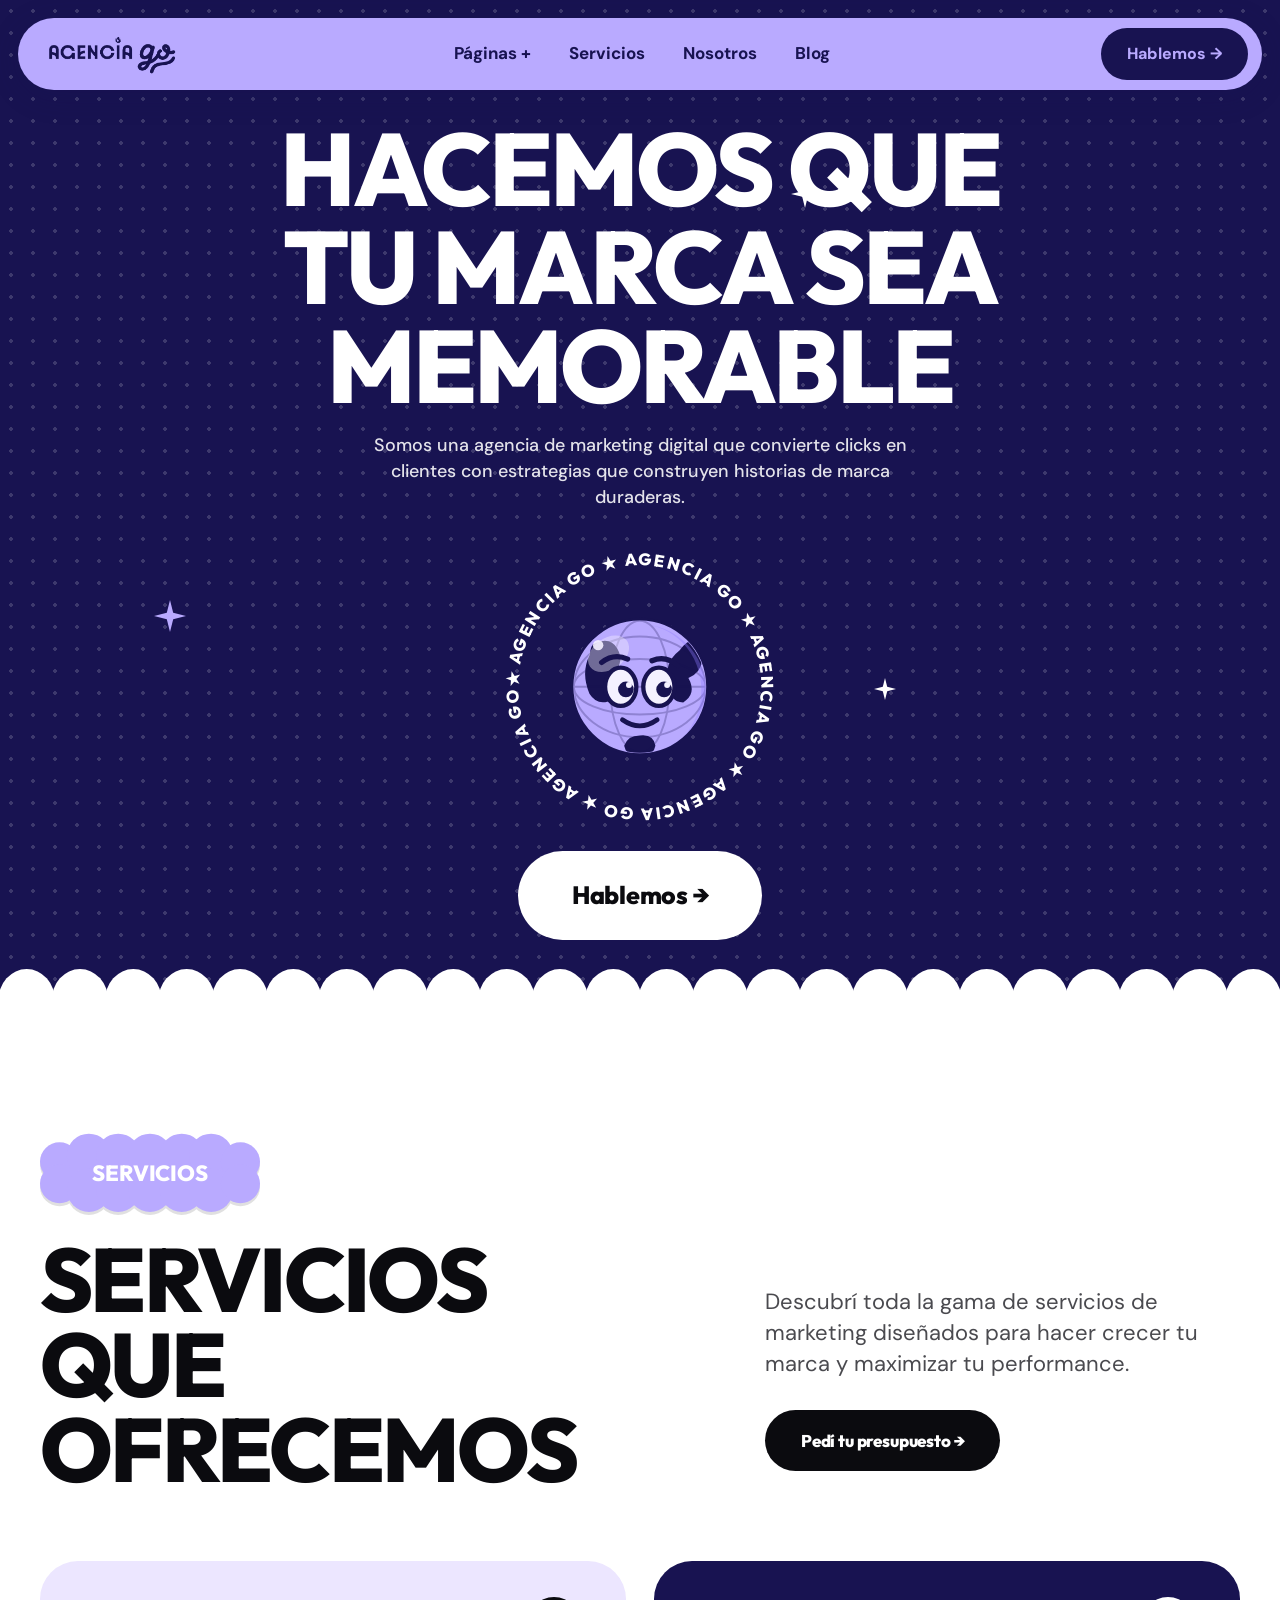
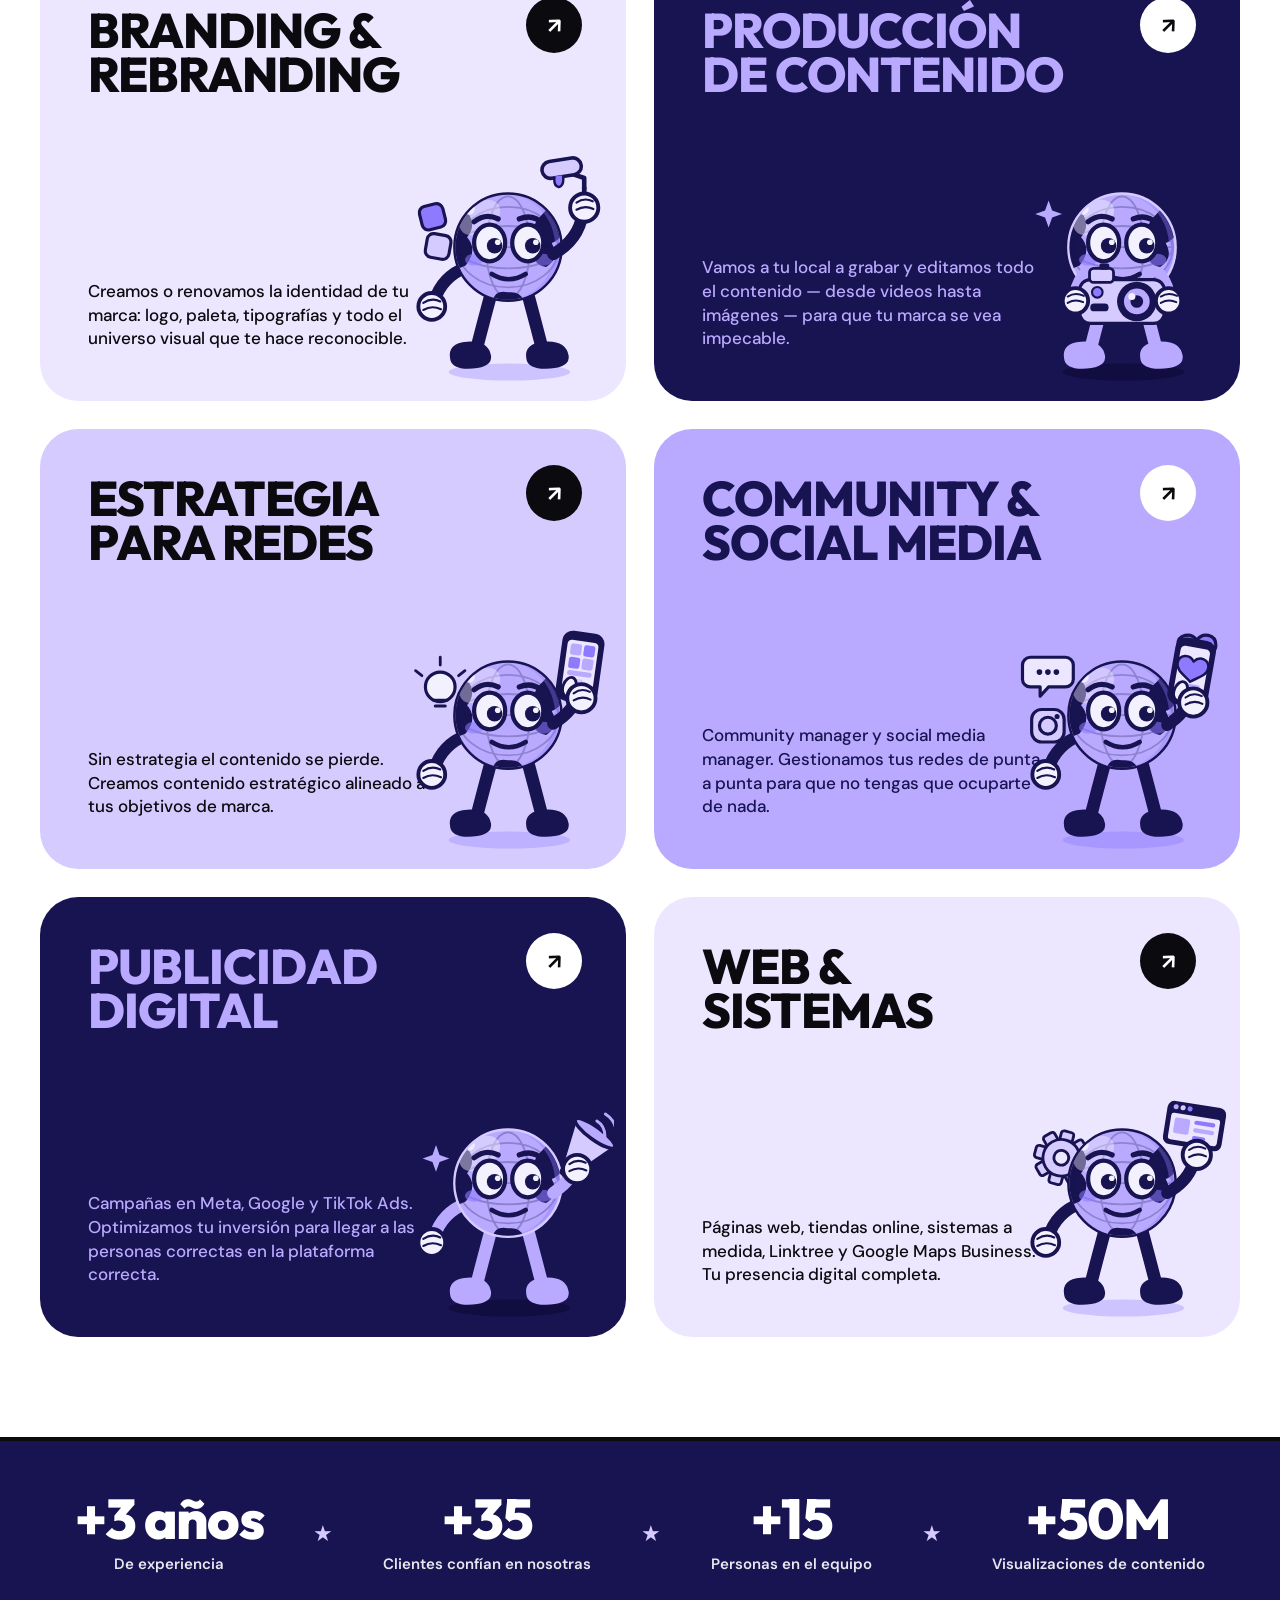
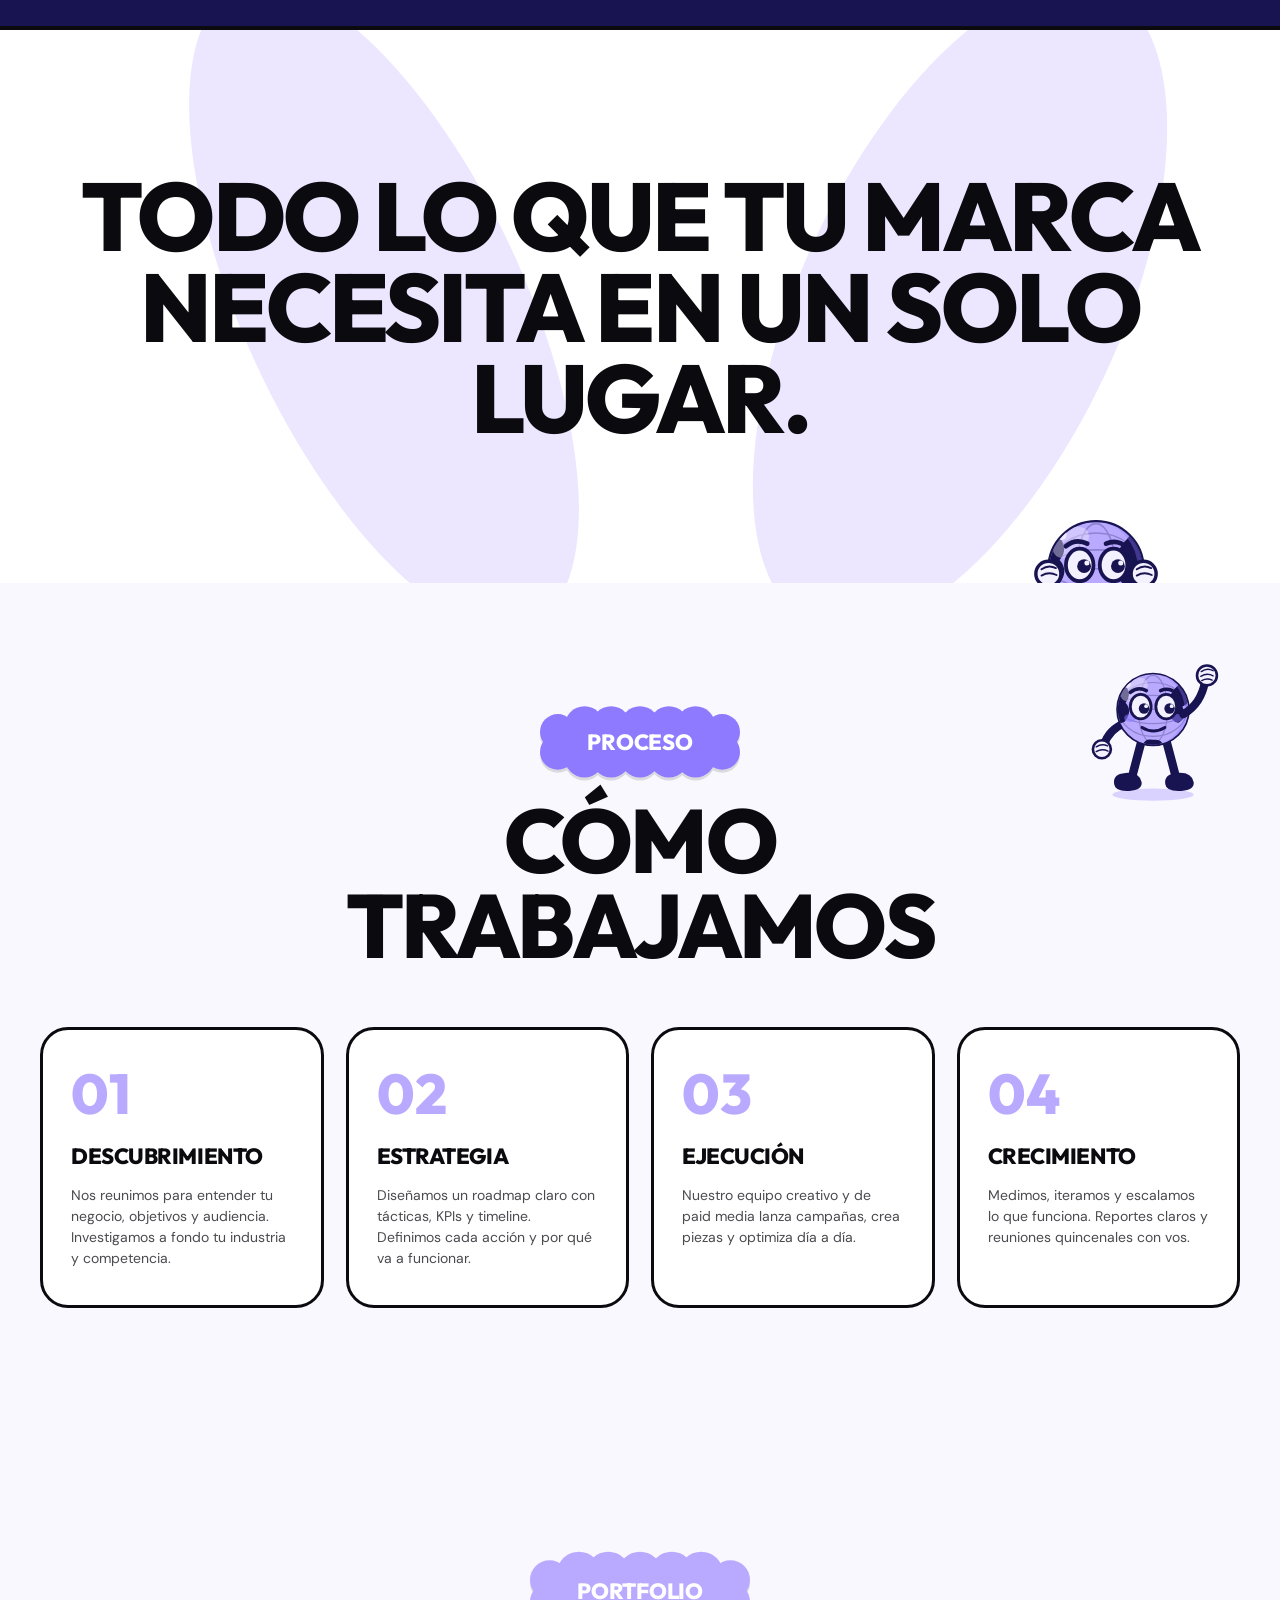
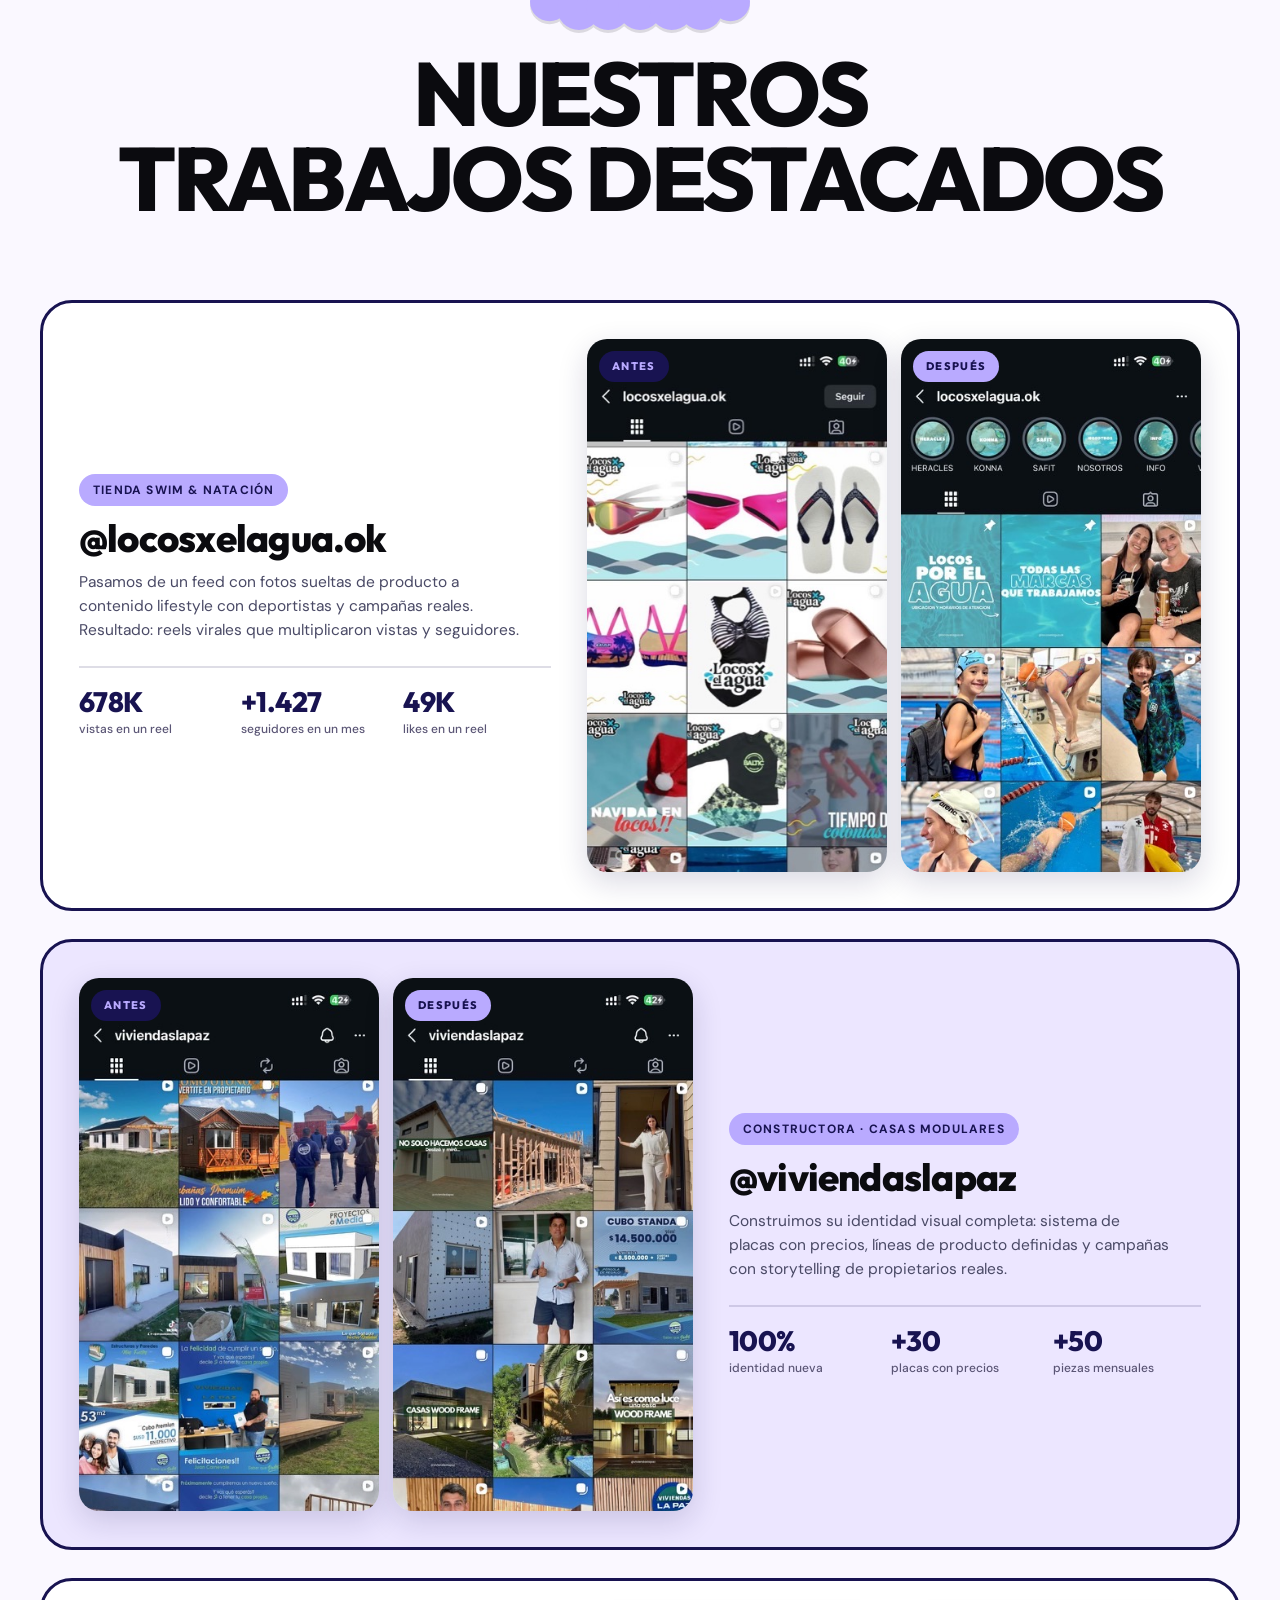
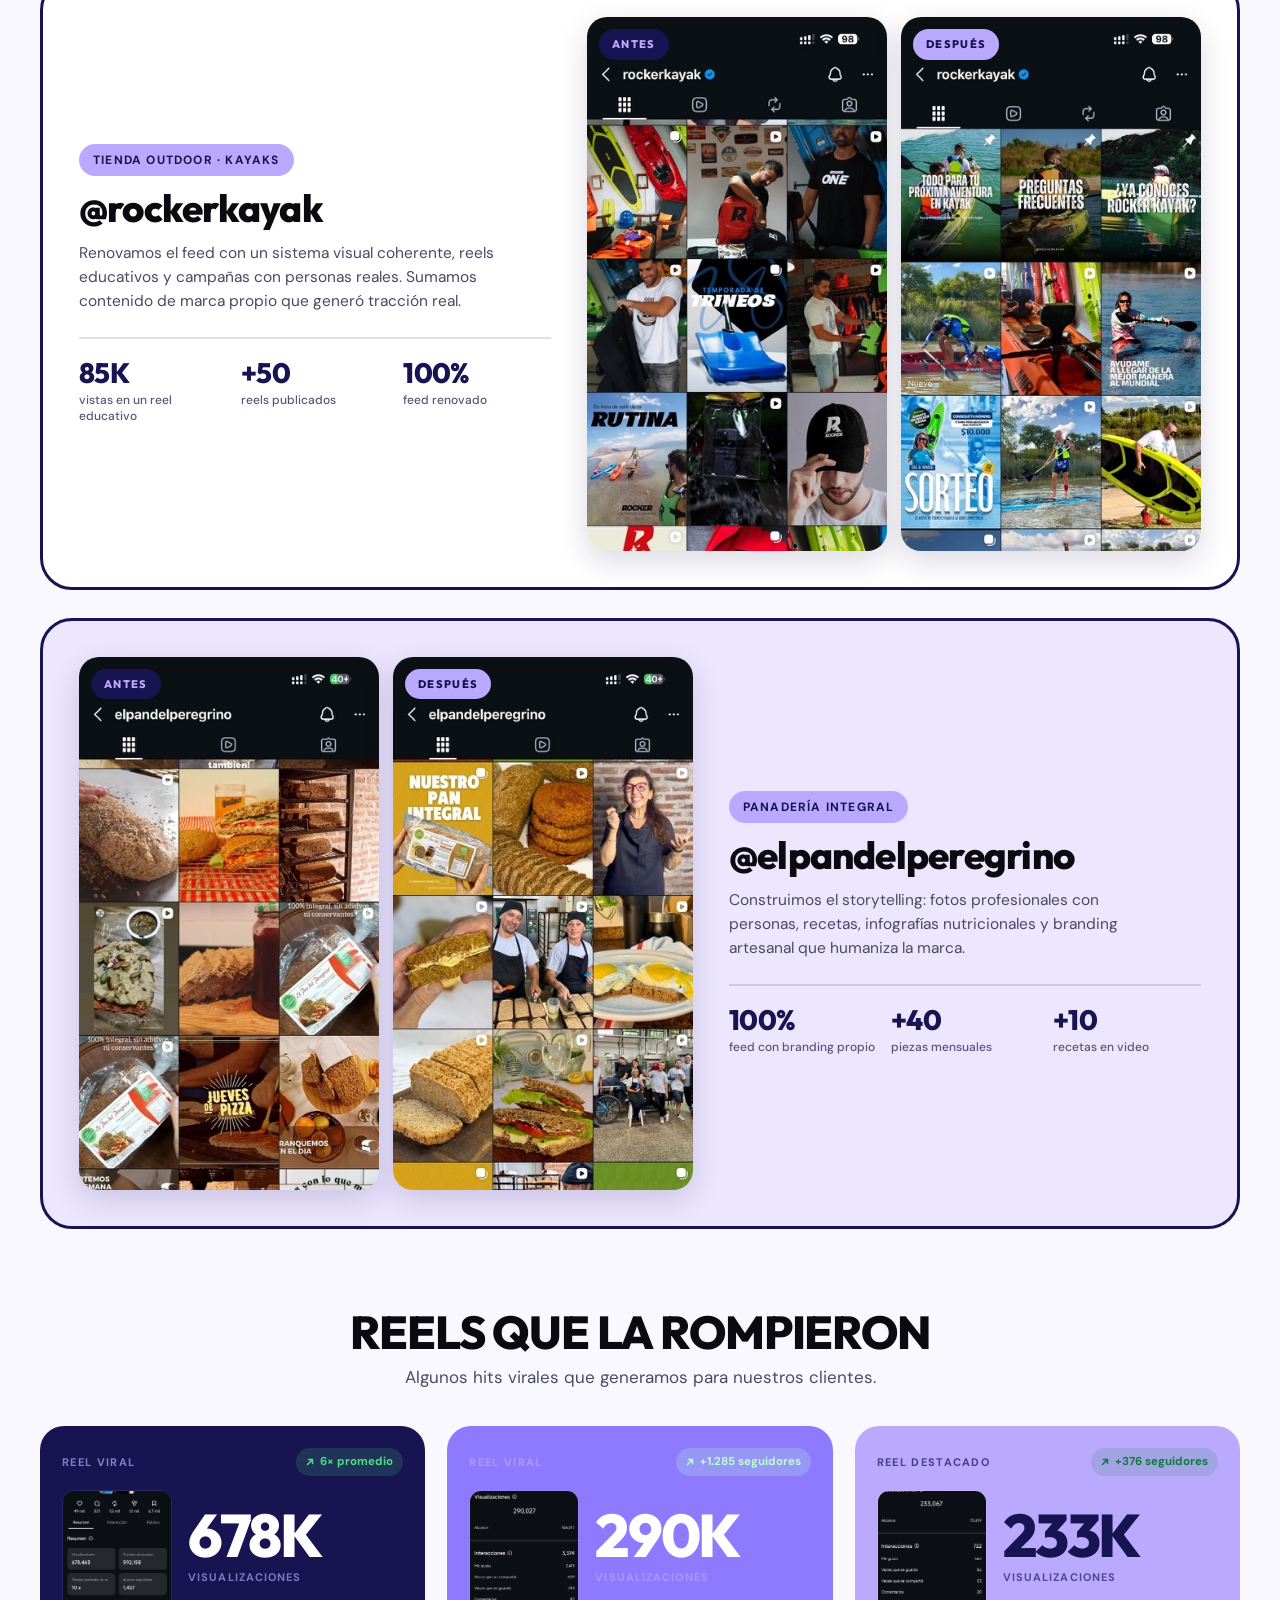
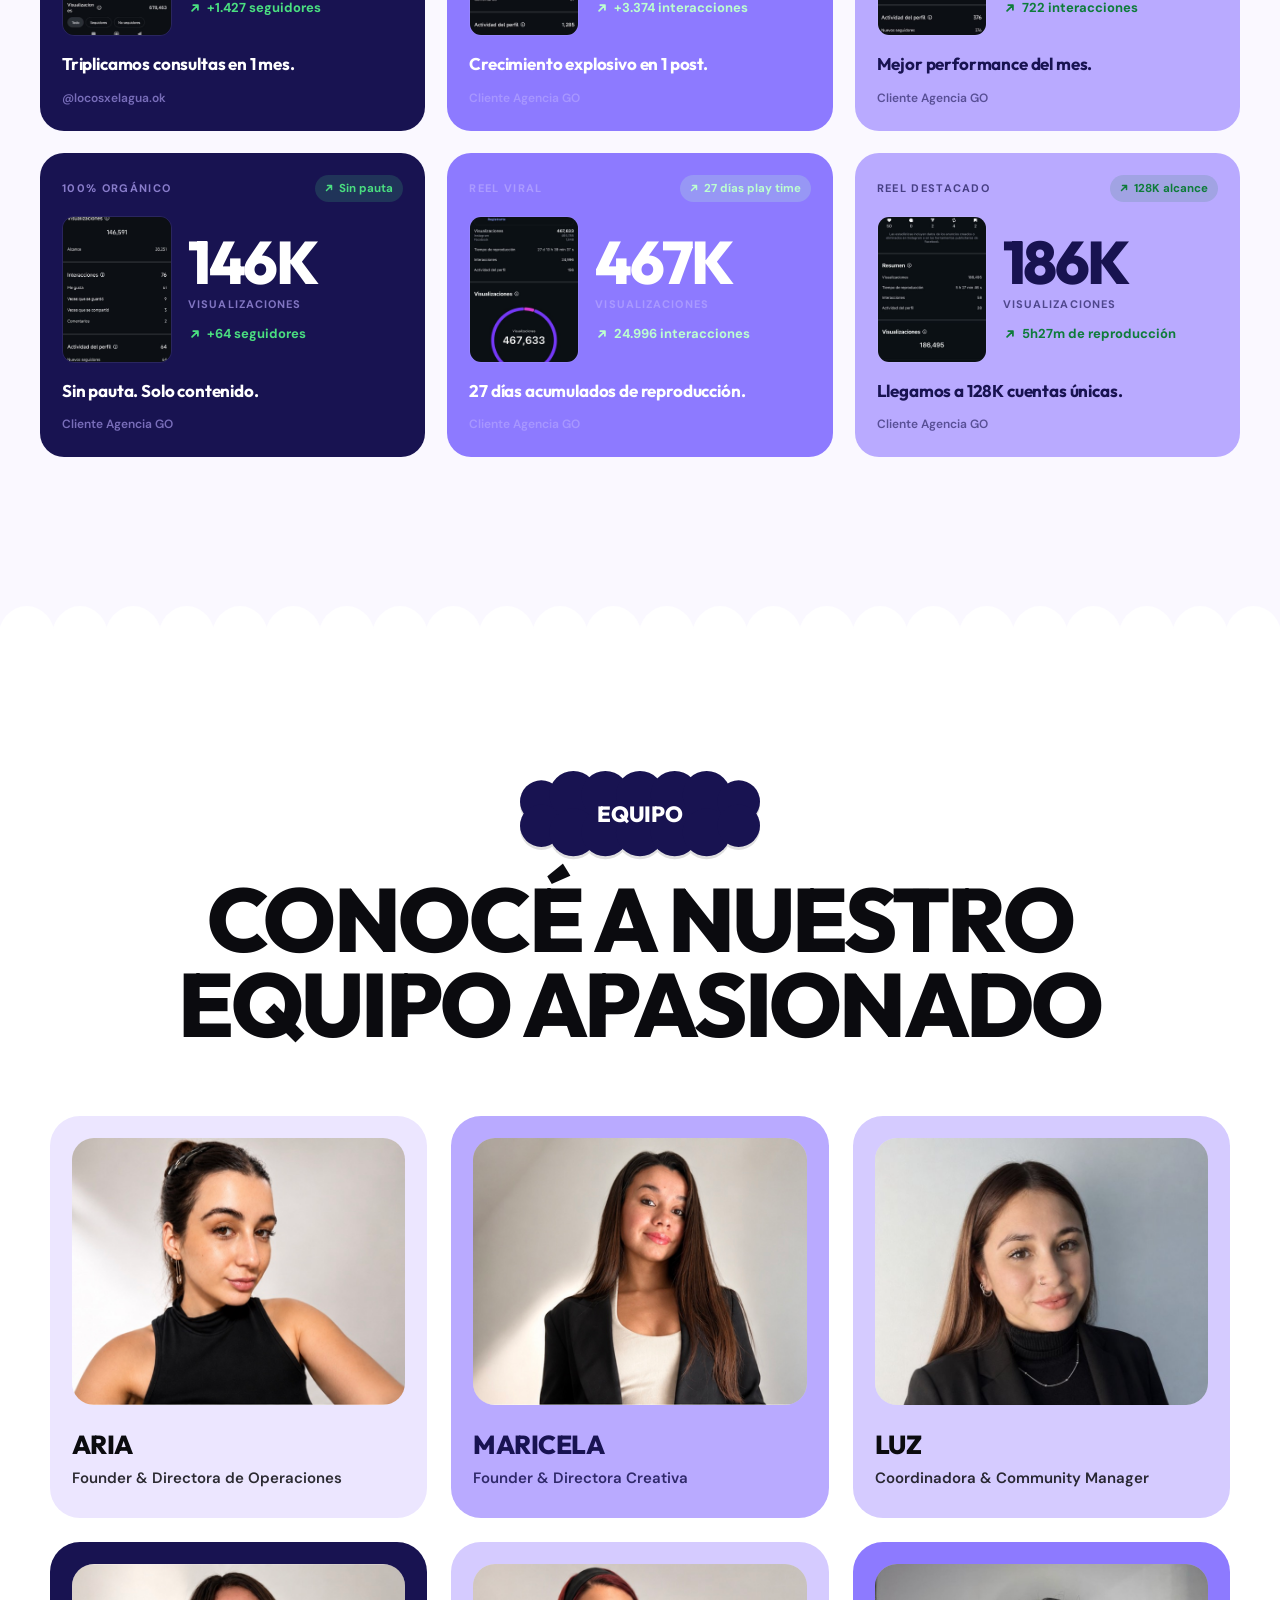
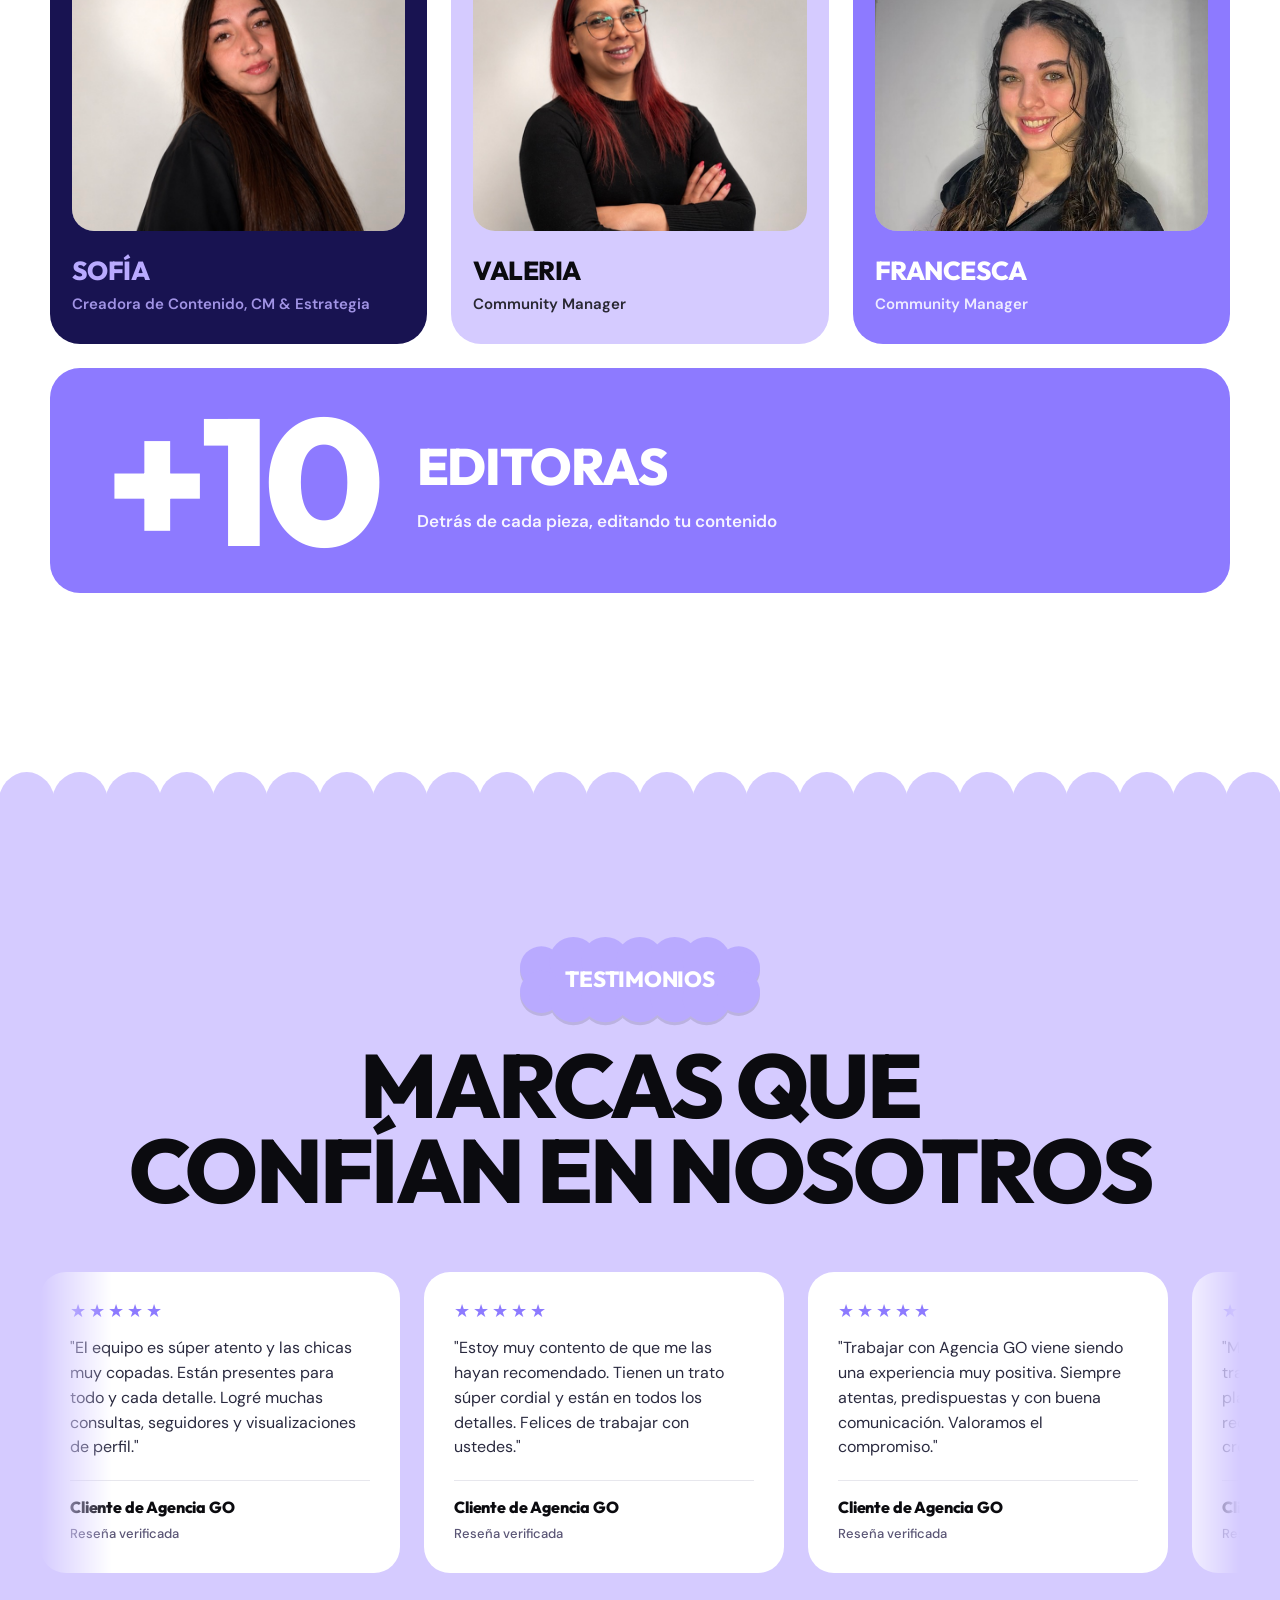
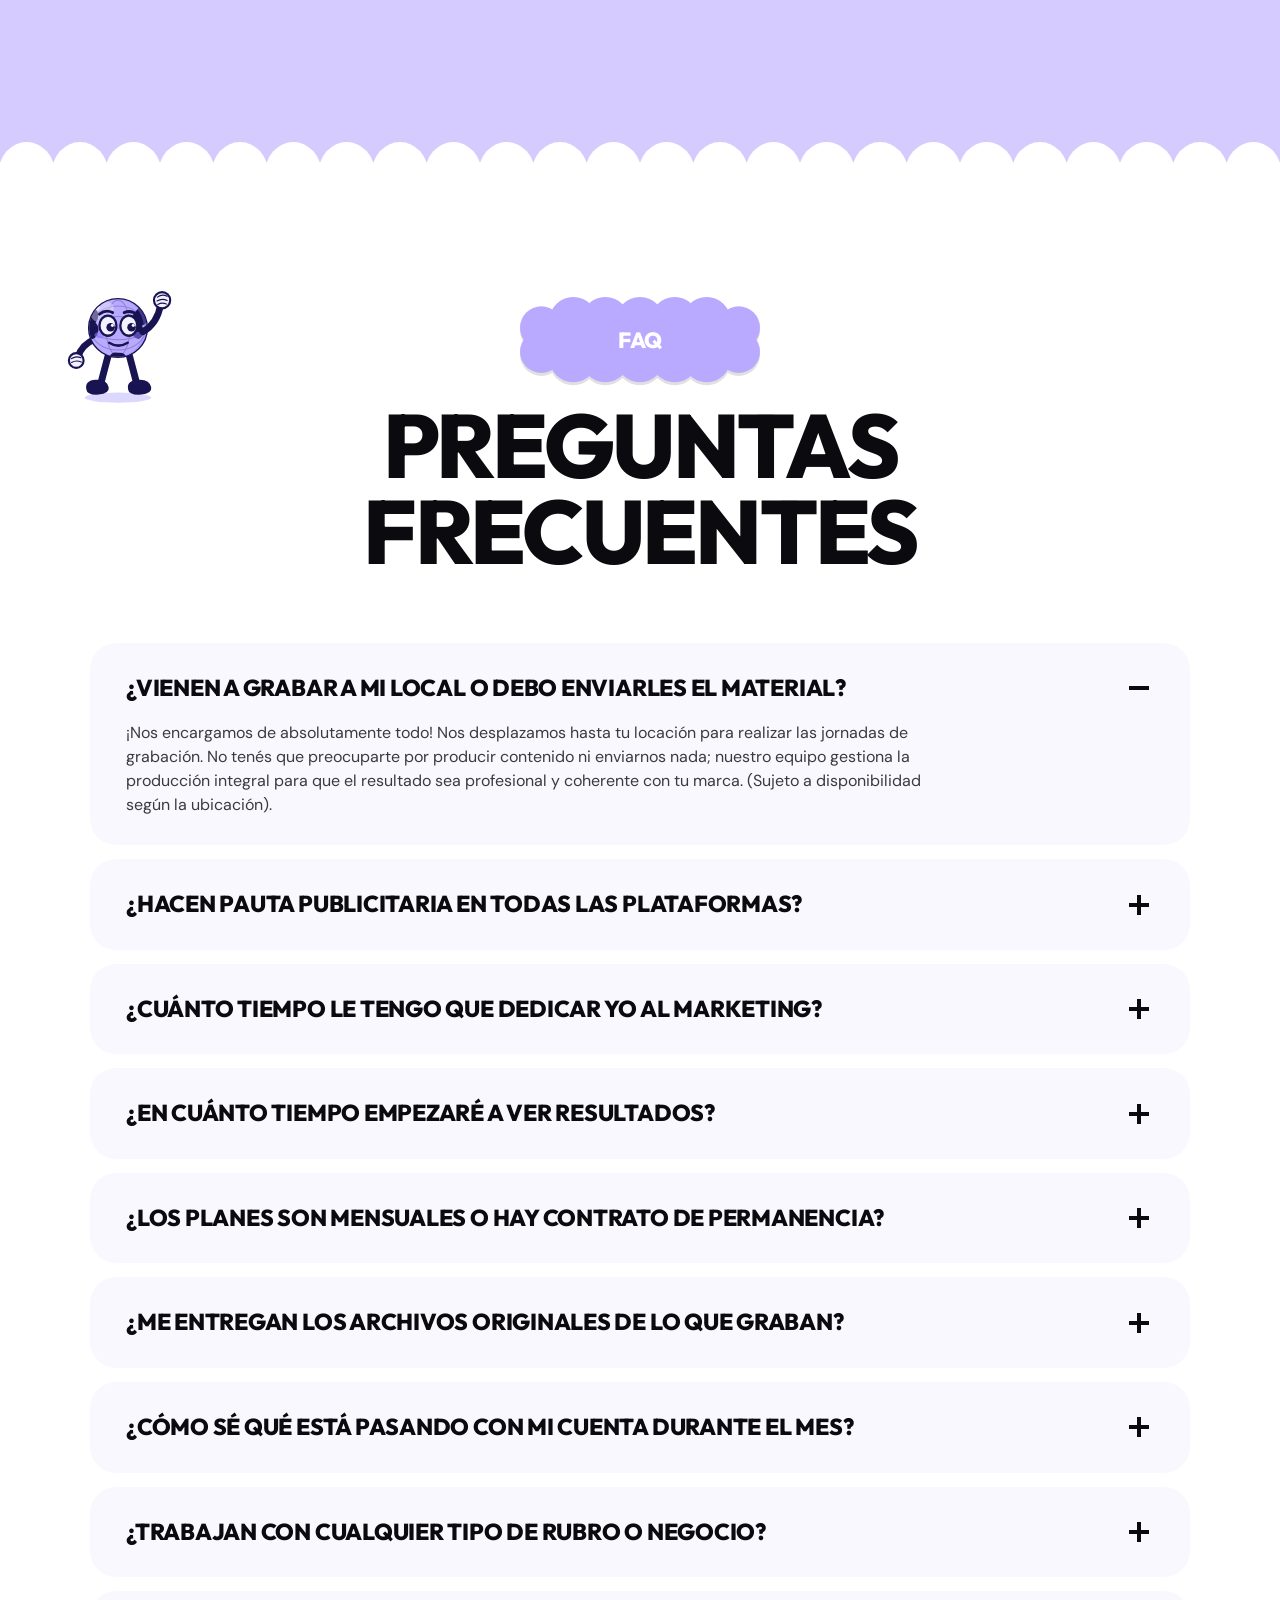
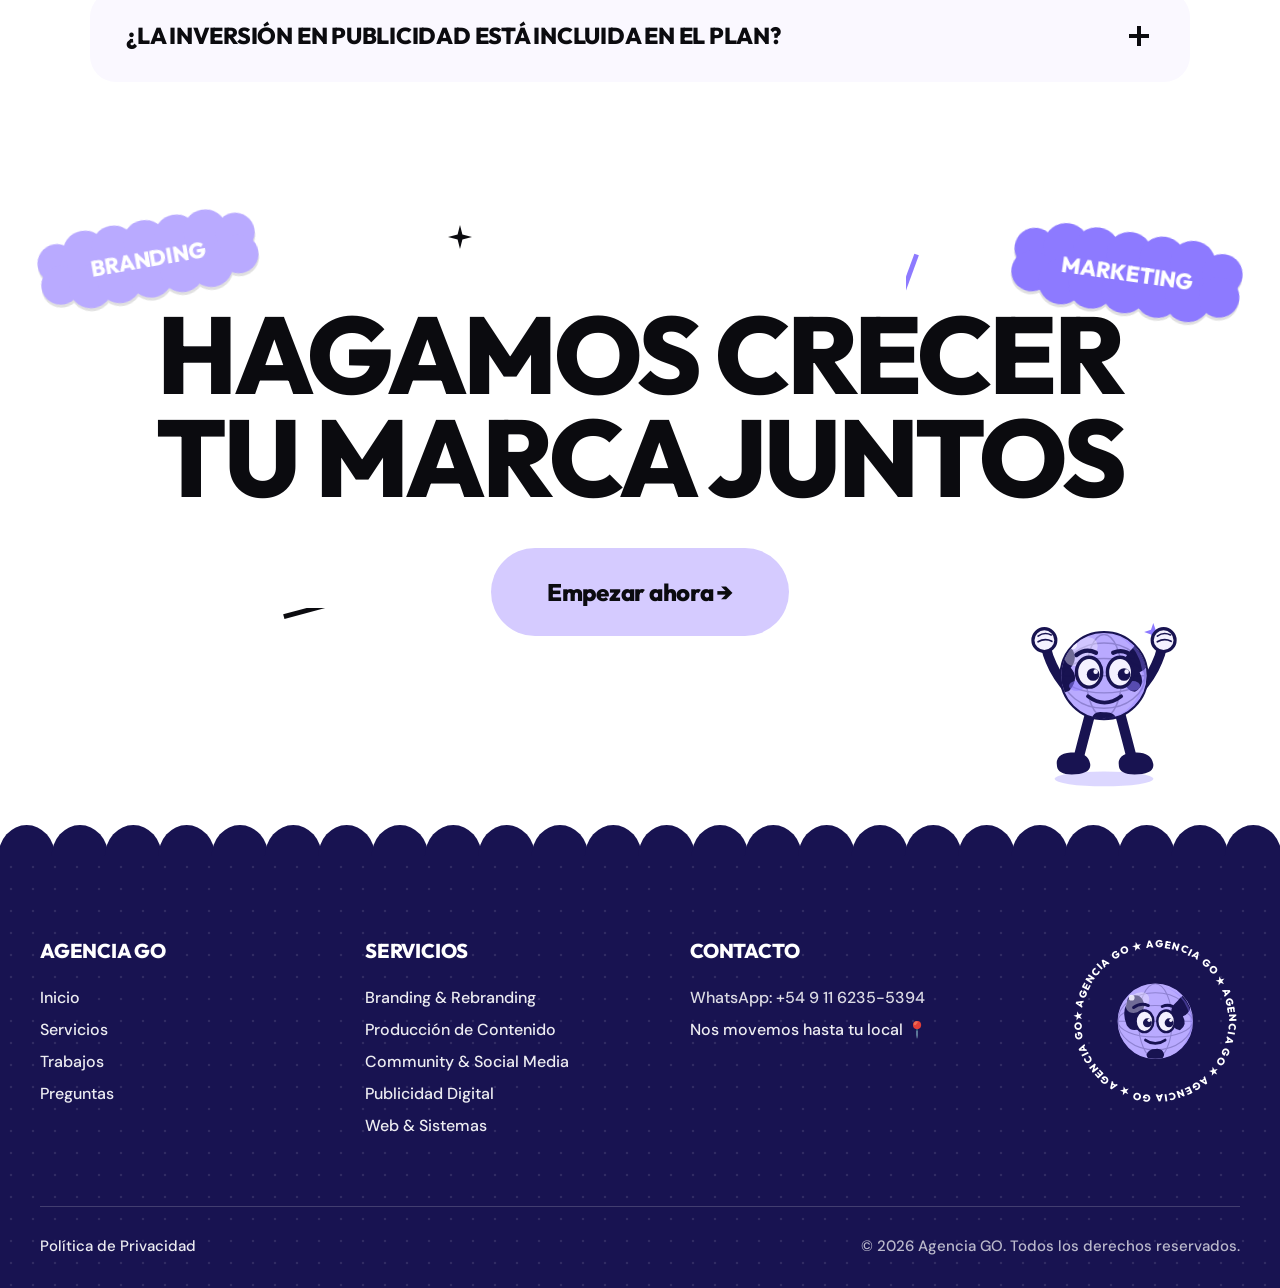
<file: index.html>
<!DOCTYPE html>
<html lang="es-AR">
<head>
<meta charset="UTF-8">
<meta name="viewport" content="width=device-width, initial-scale=1.0">

<!-- ============================== SEO BÁSICO ============================== -->
<title>Agencia de Marketing Digital y Contenido | Agencia GO</title>
<meta name="description" content="Agencia argentina de marketing digital: branding, contenido para redes, community manager, Meta/Google/TikTok Ads y desarrollo web. +35 clientes. Hablamos por WhatsApp.">
<meta name="keywords" content="agencia de marketing digital, agencia de social media, community manager, agencia de branding, agencia de contenido, meta ads, google ads, tiktok ads, agencia argentina, marketing digital pymes, agencia de redes sociales, agencia de publicidad">
<meta name="author" content="Agencia GO">
<meta name="publisher" content="Agencia GO">
<meta name="robots" content="index, follow, max-image-preview:large, max-snippet:-1">
<meta name="googlebot" content="index, follow">
<link rel="canonical" href="https://agenciago.vercel.app/">

<!-- ============================== OPEN GRAPH ============================== -->
<meta property="og:type" content="website">
<meta property="og:locale" content="es_AR">
<meta property="og:site_name" content="Agencia GO">
<meta property="og:url" content="https://agenciago.vercel.app/">
<meta property="og:title" content="Agencia GO — Marketing Digital, Contenido y Ads en Argentina">
<meta property="og:description" content="Branding, contenido para redes, community manager, publicidad digital y desarrollo web. Todo lo que tu marca necesita en un solo lugar.">
<meta property="og:image" content="https://agenciago.vercel.app/og-image.png">
<meta property="og:image:width" content="1200">
<meta property="og:image:height" content="630">
<meta property="og:image:alt" content="Agencia GO — Marketing digital, branding, contenido y ads en Argentina">

<!-- ============================== TWITTER CARD ============================== -->
<meta name="twitter:card" content="summary_large_image">
<meta name="twitter:title" content="Agencia GO — Marketing Digital y Contenido">
<meta name="twitter:description" content="Branding, contenido, redes, ads y web. Agencia argentina de marketing digital. +35 clientes confían en nosotras.">
<meta name="twitter:image" content="https://agenciago.vercel.app/og-image.png">
<meta name="twitter:image:alt" content="Agencia GO — Marketing digital en Argentina">

<!-- ============================== ÍCONOS / TEMA ============================== -->
<link rel="icon" type="image/svg+xml" href="favicon-mascot.svg">
<link rel="icon" type="image/png" sizes="256x256" href="favicon-mascot.png">
<link rel="apple-touch-icon" href="favicon-mascot.png">
<meta name="theme-color" content="#181351">
<meta name="apple-mobile-web-app-title" content="Agencia GO">
<meta name="application-name" content="Agencia GO">

<!-- ============================== GEO TAGS ============================== -->
<meta name="geo.region" content="AR">
<meta name="geo.country" content="Argentina">
<meta name="ICBM" content="-34.6037, -58.3816">

<!-- ============================== JSON-LD: ORGANIZATION / PROFESSIONAL SERVICE ============================== -->
<script type="application/ld+json">
{
  "@context": "https://schema.org",
  "@type": "ProfessionalService",
  "@id": "https://agenciago.vercel.app/#organization",
  "name": "Agencia GO",
  "alternateName": ["AgenciaGO", "Agencia GO Argentina"],
  "url": "https://agenciago.vercel.app/",
  "logo": "https://agenciago.vercel.app/go-logo.png",
  "image": "https://agenciago.vercel.app/og-image.png",
  "description": "Agencia argentina de marketing digital especializada en branding, contenido para redes sociales, community management, publicidad paga (Meta, Google, TikTok Ads) y desarrollo web. Equipo de +15 personas, +35 clientes activos.",
  "slogan": "Todo lo que tu marca necesita en un solo lugar",
  "telephone": "+5491162355394",
  "priceRange": "$$",
  "foundingDate": "2023",
  "areaServed": {
    "@type": "Country",
    "name": "Argentina"
  },
  "address": {
    "@type": "PostalAddress",
    "addressCountry": "AR"
  },
  "numberOfEmployees": {
    "@type": "QuantitativeValue",
    "minValue": 15,
    "maxValue": 20
  },
  "knowsAbout": [
    "Marketing digital",
    "Branding y rebranding",
    "Community Management",
    "Social Media Management",
    "Producción de contenido audiovisual",
    "Edición de video",
    "Publicidad en Meta Ads (Facebook e Instagram)",
    "Publicidad en Google Ads",
    "Publicidad en TikTok Ads",
    "Desarrollo web",
    "Tiendas online",
    "Google Maps Business",
    "Linktree"
  ],
  "hasOfferCatalog": {
    "@type": "OfferCatalog",
    "name": "Servicios de Agencia GO",
    "itemListElement": [
      {"@type": "Offer", "itemOffered": {"@type": "Service", "name": "Branding & Rebranding", "description": "Creación o renovación de identidad de marca: logo, paleta, tipografías y universo visual."}},
      {"@type": "Offer", "itemOffered": {"@type": "Service", "name": "Producción de Contenido", "description": "Grabación de video y foto en el local del cliente. Edición profesional de video e imagen."}},
      {"@type": "Offer", "itemOffered": {"@type": "Service", "name": "Contenido para Redes Sociales", "description": "Creación de contenido estratégico para Instagram, TikTok y otras plataformas."}},
      {"@type": "Offer", "itemOffered": {"@type": "Service", "name": "Community & Social Media Management", "description": "Gestión integral de redes sociales de punta a punta."}},
      {"@type": "Offer", "itemOffered": {"@type": "Service", "name": "Publicidad Digital", "description": "Campañas en Meta, Google y TikTok Ads. Gestión estratégica y optimización."}},
      {"@type": "Offer", "itemOffered": {"@type": "Service", "name": "Web & Sistemas", "description": "Páginas web, tiendas online, sistemas a medida, Linktree y Google Maps Business."}}
    ]
  },
  "contactPoint": [{
    "@type": "ContactPoint",
    "telephone": "+5491162355394",
    "contactType": "customer service",
    "availableLanguage": ["Spanish", "es-AR"],
    "areaServed": "AR",
    "contactOption": "TollFree"
  }]
}
</script>

<!-- ============================== JSON-LD: WEBSITE ============================== -->
<script type="application/ld+json">
{
  "@context": "https://schema.org",
  "@type": "WebSite",
  "@id": "https://agenciago.vercel.app/#website",
  "url": "https://agenciago.vercel.app/",
  "name": "Agencia GO",
  "description": "Agencia argentina de marketing digital, branding, contenido y publicidad.",
  "inLanguage": "es-AR",
  "publisher": {"@id": "https://agenciago.vercel.app/#organization"}
}
</script>

<!-- ============================== JSON-LD: FAQ PAGE (GEO-friendly) ============================== -->
<script type="application/ld+json">
{
  "@context": "https://schema.org",
  "@type": "FAQPage",
  "mainEntity": [
    {"@type": "Question", "name": "¿Vienen a grabar a mi local o debo enviarles el material?", "acceptedAnswer": {"@type": "Answer", "text": "Nos encargamos de absolutamente todo. Nos desplazamos hasta tu locación para realizar las jornadas de grabación. No tenés que preocuparte por producir contenido ni enviarnos nada; nuestro equipo gestiona la producción integral para que el resultado sea profesional y coherente con tu marca."}},
    {"@type": "Question", "name": "¿Hacen pauta publicitaria en todas las plataformas?", "acceptedAnswer": {"@type": "Answer", "text": "Gestionamos campañas en Google, Meta (Instagram y Facebook) y TikTok Ads según lo que dicte tu estrategia. Optimizamos tu inversión para que llegues a las personas correctas en la plataforma correcta."}},
    {"@type": "Question", "name": "¿Cuánto tiempo le tengo que dedicar yo al marketing de mi negocio?", "acceptedAnswer": {"@type": "Answer", "text": "Tu participación es mínima pero estratégica: solo necesitamos un meet mensual para alinear objetivos y tu aprobación final de los contenidos. Del guion, la edición, el posteo y la estrategia nos ocupamos nosotras."}},
    {"@type": "Question", "name": "¿En cuánto tiempo empezaré a ver resultados?", "acceptedAnswer": {"@type": "Answer", "text": "Depende 100% de tus objetivos y de la estrategia aplicada (orgánico o con pauta). En la reunión inicial analizamos tu caso para establecer metas claras. Priorizamos un crecimiento sólido y real sobre promesas vacías."}},
    {"@type": "Question", "name": "¿Los planes son mensuales o hay contrato de permanencia?", "acceptedAnswer": {"@type": "Answer", "text": "Trabajamos con planes mensuales. El tiempo ideal para visualizar resultados contundentes es de 3 a 6 meses: es lo que el mercado y la estrategia necesitan para madurar."}},
    {"@type": "Question", "name": "¿Me entregan los archivos originales de lo que graban?", "acceptedAnswer": {"@type": "Answer", "text": "Sí. Todo el material generado es tuyo. Te entregamos las piezas finales listas para publicar y guardamos todo en un Drive exclusivo: archivos terminados, ediciones y crudos."}},
    {"@type": "Question", "name": "¿Cómo sé qué está pasando con mi cuenta durante el mes?", "acceptedAnswer": {"@type": "Answer", "text": "La comunicación es constante. Además del meet mensual de análisis y proyección, mantenemos canales abiertos para dudas puntuales en el día a día."}},
    {"@type": "Question", "name": "¿Trabajan con cualquier tipo de rubro o negocio?", "acceptedAnswer": {"@type": "Answer", "text": "Sí. Tenemos experiencia en una gran variedad de nichos. El equipo se capacita a fondo en la industria de cada cliente antes de empezar."}},
    {"@type": "Question", "name": "¿La inversión en publicidad está incluida en el plan?", "acceptedAnswer": {"@type": "Answer", "text": "Nuestros planes incluyen la gestión estratégica de la pauta (armado, seguimiento y optimización). El presupuesto de inversión —lo que se le paga a Meta, Google o TikTok— es adicional y lo definimos en conjunto según tus objetivos."}}
  ]
}
</script>

<!-- ============================== JSON-LD: BREADCRUMBS ============================== -->
<script type="application/ld+json">
{
  "@context": "https://schema.org",
  "@type": "BreadcrumbList",
  "itemListElement": [
    {"@type": "ListItem", "position": 1, "name": "Inicio", "item": "https://agenciago.vercel.app/"}
  ]
}
</script>

<!-- ============================== FUENTES + ESTILOS ============================== -->
<link rel="preconnect" href="https://fonts.googleapis.com">
<link rel="preconnect" href="https://fonts.gstatic.com" crossorigin>
<link href="https://fonts.googleapis.com/css2?family=DM+Sans:opsz,wght@9..40,400;9..40,500;9..40,600;9..40,700&family=Outfit:wght@500;600;700;800&display=swap" rel="stylesheet">
<link rel="stylesheet" href="styles.css?v=18">
</head>
<body>

<!-- ============================ SVG DEFS (reusable bubble + scallop) ============================ -->
<svg width="0" height="0" style="position:absolute" aria-hidden="true">
  <defs>
    <!-- Puffy cloud bubble shape — sin gaps internos -->
    <symbol id="bubble" viewBox="0 0 360 140" preserveAspectRatio="xMidYMid meet" overflow="visible">
      <!-- relleno interior para cerrar gaps entre bumps -->
      <rect x="28" y="38" width="304" height="64"/>
      <!-- 7 top bumps -->
      <circle cx="32"  cy="52" r="32"/>
      <circle cx="80"  cy="42" r="36"/>
      <circle cx="128" cy="42" r="36"/>
      <circle cx="180" cy="42" r="36"/>
      <circle cx="232" cy="42" r="36"/>
      <circle cx="280" cy="42" r="36"/>
      <circle cx="328" cy="52" r="32"/>
      <!-- 7 bottom bumps -->
      <circle cx="32"  cy="88" r="32"/>
      <circle cx="80"  cy="98" r="36"/>
      <circle cx="128" cy="98" r="36"/>
      <circle cx="180" cy="98" r="36"/>
      <circle cx="232" cy="98" r="36"/>
      <circle cx="280" cy="98" r="36"/>
      <circle cx="328" cy="88" r="32"/>
    </symbol>

    <!-- Wider bubble for long strings -->
    <symbol id="bubble-wide" viewBox="0 0 540 200" preserveAspectRatio="xMidYMid meet" overflow="visible">
      <circle cx="55"  cy="75" r="48"/>
      <circle cx="120" cy="62" r="55"/>
      <circle cx="185" cy="62" r="55"/>
      <circle cx="250" cy="62" r="55"/>
      <circle cx="315" cy="62" r="55"/>
      <circle cx="380" cy="62" r="55"/>
      <circle cx="445" cy="62" r="55"/>
      <circle cx="495" cy="75" r="48"/>
      <circle cx="55"  cy="125" r="48"/>
      <circle cx="120" cy="138" r="55"/>
      <circle cx="185" cy="138" r="55"/>
      <circle cx="250" cy="138" r="55"/>
      <circle cx="315" cy="138" r="55"/>
      <circle cx="380" cy="138" r="55"/>
      <circle cx="445" cy="138" r="55"/>
      <circle cx="495" cy="125" r="48"/>
    </symbol>

    <!-- Scallop edge — half-circles bulging UP. Position at bottom of section. -->
    <symbol id="scallop" viewBox="0 0 1440 60" preserveAspectRatio="none">
      <circle cx="30"   cy="60" r="32"/>
      <circle cx="90"   cy="60" r="32"/>
      <circle cx="150"  cy="60" r="32"/>
      <circle cx="210"  cy="60" r="32"/>
      <circle cx="270"  cy="60" r="32"/>
      <circle cx="330"  cy="60" r="32"/>
      <circle cx="390"  cy="60" r="32"/>
      <circle cx="450"  cy="60" r="32"/>
      <circle cx="510"  cy="60" r="32"/>
      <circle cx="570"  cy="60" r="32"/>
      <circle cx="630"  cy="60" r="32"/>
      <circle cx="690"  cy="60" r="32"/>
      <circle cx="750"  cy="60" r="32"/>
      <circle cx="810"  cy="60" r="32"/>
      <circle cx="870"  cy="60" r="32"/>
      <circle cx="930"  cy="60" r="32"/>
      <circle cx="990"  cy="60" r="32"/>
      <circle cx="1050" cy="60" r="32"/>
      <circle cx="1110" cy="60" r="32"/>
      <circle cx="1170" cy="60" r="32"/>
      <circle cx="1230" cy="60" r="32"/>
      <circle cx="1290" cy="60" r="32"/>
      <circle cx="1350" cy="60" r="32"/>
      <circle cx="1410" cy="60" r="32"/>
    </symbol>

    <!-- Award seal — sunburst (24 rays) with star -->
    <polygon id="ray" points="0,-118 -7,-82 7,-82"/>
    <symbol id="seal" viewBox="0 0 240 240">
      <g transform="translate(120 120)" fill="#D5CBFF">
        <use href="#ray"/>
        <use href="#ray" transform="rotate(15)"/>
        <use href="#ray" transform="rotate(30)"/>
        <use href="#ray" transform="rotate(45)"/>
        <use href="#ray" transform="rotate(60)"/>
        <use href="#ray" transform="rotate(75)"/>
        <use href="#ray" transform="rotate(90)"/>
        <use href="#ray" transform="rotate(105)"/>
        <use href="#ray" transform="rotate(120)"/>
        <use href="#ray" transform="rotate(135)"/>
        <use href="#ray" transform="rotate(150)"/>
        <use href="#ray" transform="rotate(165)"/>
        <use href="#ray" transform="rotate(180)"/>
        <use href="#ray" transform="rotate(195)"/>
        <use href="#ray" transform="rotate(210)"/>
        <use href="#ray" transform="rotate(225)"/>
        <use href="#ray" transform="rotate(240)"/>
        <use href="#ray" transform="rotate(255)"/>
        <use href="#ray" transform="rotate(270)"/>
        <use href="#ray" transform="rotate(285)"/>
        <use href="#ray" transform="rotate(300)"/>
        <use href="#ray" transform="rotate(315)"/>
        <use href="#ray" transform="rotate(330)"/>
        <use href="#ray" transform="rotate(345)"/>
      </g>
      <circle cx="120" cy="120" r="78" fill="#D5CBFF"/>
      <path d="M120,68 L131,109 L172,120 L131,131 L120,172 L109,131 L68,120 L109,109 Z" fill="#fff"/>
    </symbol>
  </defs>
</svg>

<!-- ============================== NAV ============================== -->
<nav class="main-nav">
  <a href="#" class="nav-logo" aria-label="Agencia GO">
    <span class="logo-mark"></span>
  </a>
  <ul class="nav-links">
    <li class="has-drop"><a href="#">Páginas <span class="plus">+</span></a></li>
    <li><a href="#services">Servicios</a></li>
    <li><a href="#about">Nosotros</a></li>
    <li><a href="#blog">Blog</a></li>
  </ul>
  <a href="https://wa.me/5491162355394?text=Hola%20Agencia%20GO%2C%20quiero%20m%C3%A1s%20informaci%C3%B3n" target="_blank" rel="noopener" class="nav-cta">Hablemos →</a>
</nav>

<!-- ============================== HERO ============================== -->
<section class="hero" data-bg="dark">
  <div class="dot-bg"></div>

  <!-- Sparkles -->
  <svg class="spark spark-1" viewBox="0 0 40 40"><path d="M20 0 L24 16 L40 20 L24 24 L20 40 L16 24 L0 20 L16 16 Z" fill="#fff"/></svg>
  <svg class="spark spark-2" viewBox="0 0 40 40"><path d="M20 0 L24 16 L40 20 L24 24 L20 40 L16 24 L0 20 L16 16 Z" fill="#B9AAFF"/></svg>
  <svg class="spark spark-3" viewBox="0 0 40 40"><path d="M20 0 L24 16 L40 20 L24 24 L20 40 L16 24 L0 20 L16 16 Z" fill="#fff"/></svg>

  <div class="hero-top">
    <h1 class="hero-headline">
      <span class="line">HACEMOS QUE</span>
      <span class="line">TU MARCA SEA</span>
      <span class="line line-bottom">MEMORABLE</span>
    </h1>
    <p class="hero-sub">Somos una agencia de marketing digital que convierte clicks en clientes con estrategias que construyen historias de marca duraderas.</p>
  </div>

  <!-- Bottom: seal + CTA -->
  <div class="hero-bottom">
    <div class="award-seal">
      <!-- Mascota GO (cabeza) -->
      <svg class="globe" viewBox="0 0 200 200" xmlns="http://www.w3.org/2000/svg">
        <circle cx="100" cy="100" r="78" fill="#B9AAFF" stroke="#181351" stroke-width="3"/>
        <clipPath id="sealMascotHero"><circle cx="100" cy="100" r="76"/></clipPath>
        <g clip-path="url(#sealMascotHero)">
          <g fill="#181351">
            <path d="M48 50 q 18 -8 26 6 q 8 14 -2 26 q 12 16 -2 32 q -18 10 -28 -6 q -10 -24 0 -44 q 2 -14 6 -14 z"/>
            <path d="M150 42 q 22 6 22 28 q -2 14 -16 20 q 10 18 -6 28 q -16 0 -16 -22 q -8 -22 12 -38 q 8 -12 18 -12 z"/>
            <path d="M100 156 q 16 -2 18 12 q -2 12 -18 12 q -16 0 -18 -12 q 4 -12 18 -12 z"/>
          </g>
          <g fill="none" stroke="#181351" stroke-width="2.2" opacity="0.26">
            <ellipse cx="100" cy="100" rx="76" ry="32"/>
            <ellipse cx="100" cy="100" rx="76" ry="58"/>
            <ellipse cx="100" cy="100" rx="34" ry="76"/>
            <line x1="24" y1="100" x2="176" y2="100"/>
          </g>
          <path d="M100 28 a 76 76 0 0 1 0 152 a 56 60 0 0 0 0 -152 z" fill="#8D7AFF" opacity="0.36"/>
          <ellipse cx="64" cy="62" rx="26" ry="18" fill="#F4F1FF" opacity="0.4" transform="rotate(-35 64 62)"/>
          <circle cx="52" cy="52" r="6" fill="#F4F1FF" opacity="0.9"/>
        </g>
        <path d="M56 72 q 14 -11 30 -4" fill="none" stroke="#181351" stroke-width="6" stroke-linecap="round"/>
        <path d="M114 70 q 16 -7 30 6" fill="none" stroke="#181351" stroke-width="6" stroke-linecap="round"/>
        <ellipse cx="78" cy="100" rx="18" ry="22" fill="#F4F1FF" stroke="#181351" stroke-width="5"/>
        <ellipse cx="122" cy="100" rx="18" ry="22" fill="#F4F1FF" stroke="#181351" stroke-width="5"/>
        <circle cx="84" cy="103" r="9" fill="#181351"/>
        <circle cx="128" cy="103" r="9" fill="#181351"/>
        <circle cx="87.5" cy="98" r="3.4" fill="#F4F1FF"/>
        <circle cx="131.5" cy="98" r="3.4" fill="#F4F1FF"/>
        <path d="M80 138 Q 100 152, 120 138" fill="none" stroke="#181351" stroke-width="5.5" stroke-linecap="round"/>
      </svg>
      <!-- Rotating "AGENCIA GO" around the globe -->
      <svg class="seal-text" viewBox="0 0 300 300">
        <defs>
          <path id="seal-circle" d="M 150 150 m -130 0 a 130 130 0 1 1 260 0 a 130 130 0 1 1 -260 0"/>
        </defs>
        <text class="seal-label">
          <textPath href="#seal-circle" startOffset="0" textLength="816" lengthAdjust="spacing">★ AGENCIA GO ★ AGENCIA GO ★ AGENCIA GO ★ AGENCIA GO ★ AGENCIA GO</textPath>
        </text>
      </svg>
    </div>

    <a href="https://wa.me/5491162355394?text=Hola%20Agencia%20GO%2C%20quiero%20m%C3%A1s%20informaci%C3%B3n" target="_blank" rel="noopener" class="pill-btn pill-white pill-hero">Hablemos →</a>
  </div>

  <!-- Scallop bottom: white half-circles bulging up into blue -->
  <svg class="scallop scallop-white-fill" viewBox="0 0 1440 60" preserveAspectRatio="none"><use href="#scallop"/></svg>
</section>

<!-- ============================== SERVICES ============================== -->
<section class="services" id="services" data-bg="light">
  <div class="services-head">
    <div class="services-head-left">
      <span class="bubble bubble-orange bubble-tag">
        <svg viewBox="0 0 360 140" preserveAspectRatio="xMidYMid meet"><use href="#bubble"/></svg>
        <span class="bubble-text">SERVICIOS</span>
      </span>
      <h2 class="display-xl">SERVICIOS<br>QUE OFRECEMOS</h2>
    </div>
    <div class="services-head-right">
      <p>Descubrí toda la gama de servicios de marketing diseñados para hacer crecer tu marca y maximizar tu performance.</p>
      <a href="https://wa.me/5491162355394?text=Hola%20Agencia%20GO%2C%20quiero%20m%C3%A1s%20informaci%C3%B3n" target="_blank" rel="noopener" class="pill-btn pill-black">Pedí tu presupuesto →</a>
    </div>
  </div>

  <div class="services-grid">
    <a href="#contact" class="service-card service-pink">
      <h3>BRANDING &<br>REBRANDING</h3>
      <p>Creamos o renovamos la identidad de tu marca: logo, paleta, tipografías y todo el universo visual que te hace reconocible.</p>
      <div class="service-illu">
        <svg viewBox="0 0 300 350" xmlns="http://www.w3.org/2000/svg">
          <ellipse cx="152" cy="309" rx="86" ry="12" fill="#8D7AFF" opacity="0.32"/>
          <rect x="26" y="72" width="34" height="34" rx="9" fill="#8D7AFF" stroke="#181351" stroke-width="4.5" transform="rotate(-14 43 89)"/>
          <rect x="34" y="114" width="34" height="34" rx="9" fill="#D5CBFF" stroke="#181351" stroke-width="4.5" transform="rotate(10 51 131)"/>
          <path d="M92 160 Q 56 174, 46 208" fill="none" stroke="#181351" stroke-width="17" stroke-linecap="round"/>
          <circle cx="42" cy="216" r="19" fill="#F4F1FF" stroke="#181351" stroke-width="5.5"/>
          <path d="M30 211 q 12 -8 24 -2 M30 221 q 12 -7 25 -1" fill="none" stroke="#181351" stroke-width="3" stroke-linecap="round"/>
          <path d="M126 198 Q 112 250, 104 282" fill="none" stroke="#181351" stroke-width="18" stroke-linecap="round"/>
          <path d="M68 290 Q 64 268, 92 266 Q 122 264, 126 286 Q 128 302, 100 304 Q 70 306, 68 290 Z" fill="#181351"/>
          <path d="M178 198 Q 192 250, 200 282" fill="none" stroke="#181351" stroke-width="18" stroke-linecap="round"/>
          <path d="M176 290 Q 172 268, 202 266 Q 232 264, 236 286 Q 238 302, 210 304 Q 178 306, 176 290 Z" fill="#181351"/>
          <circle cx="150" cy="132" r="76" fill="#B9AAFF" stroke="#181351" stroke-width="3.5"/>
          <clipPath id="svc1"><circle cx="150" cy="132" r="74.5"/></clipPath>
          <g clip-path="url(#svc1)">
            <g fill="#181351">
              <path d="M64 80 q 22 -10 32 8 q 8 16 -4 30 q 16 18 -2 40 q -22 12 -34 -10 q -10 -30 0 -54 q 2 -16 8 -14 z"/>
              <path d="M204 70 q 26 8 26 32 q -2 18 -18 24 q 12 22 -8 34 q -20 -2 -18 -28 q -8 -28 14 -48 q 10 -14 22 -14 z"/>
              <path d="M150 196 q 18 -2 22 12 q -2 16 -22 16 q -20 0 -22 -16 q 4 -16 22 -12 z"/>
            </g>
            <g fill="none" stroke="#181351" stroke-width="2.6" opacity="0.26">
              <ellipse cx="150" cy="132" rx="72" ry="30"/><ellipse cx="150" cy="132" rx="72" ry="57"/>
              <ellipse cx="150" cy="132" rx="31" ry="72"/><line x1="78" y1="132" x2="222" y2="132"/>
            </g>
            <path d="M150 58 a 74 74 0 0 1 0 148 a 56 62 0 0 0 0 -148 z" fill="#8D7AFF" opacity="0.36"/>
            <ellipse cx="110" cy="90" rx="32" ry="21" fill="#F4F1FF" opacity="0.4" transform="rotate(-35 110 90)"/>
            <circle cx="95" cy="78" r="8" fill="#F4F1FF" opacity="0.9"/>
          </g>
          <path d="M102 96 q 16 -13 34 -4" fill="none" stroke="#181351" stroke-width="7.5" stroke-linecap="round"/>
          <path d="M166 92 q 19 -8 34 7" fill="none" stroke="#181351" stroke-width="7.5" stroke-linecap="round"/>
          <ellipse cx="102" cy="150" rx="13" ry="8.5" fill="#8D7AFF" opacity="0.55"/>
          <ellipse cx="200" cy="150" rx="13" ry="8.5" fill="#8D7AFF" opacity="0.55"/>
          <ellipse cx="124" cy="126" rx="22" ry="26" fill="#F4F1FF" stroke="#181351" stroke-width="6"/>
          <ellipse cx="178" cy="126" rx="22" ry="26" fill="#F4F1FF" stroke="#181351" stroke-width="6"/>
          <circle cx="131" cy="130" r="11" fill="#181351"/><circle cx="185" cy="130" r="11" fill="#181351"/>
          <circle cx="135.5" cy="125" r="4" fill="#F4F1FF"/><circle cx="189.5" cy="125" r="4" fill="#F4F1FF"/>
          <path d="M127 170 Q 151 185, 175 170" fill="none" stroke="#181351" stroke-width="6.5" stroke-linecap="round"/>
          <path d="M214 142 Q 250 122, 256 84" fill="none" stroke="#181351" stroke-width="17" stroke-linecap="round"/>
          <line x1="258" y1="74" x2="258" y2="48" stroke="#181351" stroke-width="6.5" stroke-linecap="round"/>
          <path d="M258 50 L258 34 L234 26" fill="none" stroke="#181351" stroke-width="6.5" stroke-linecap="round" stroke-linejoin="round"/>
          <rect x="198" y="8" width="56" height="24" rx="12" fill="#D5CBFF" stroke="#181351" stroke-width="5" transform="rotate(-9 226 20)"/>
          <path d="M216 32 q -2 13 6 15 q 8 -2 6 -17" fill="#8D7AFF" stroke="#181351" stroke-width="3.5" stroke-linejoin="round"/>
          <circle cx="258" cy="76" r="20" fill="#F4F1FF" stroke="#181351" stroke-width="5.5"/>
          <path d="M247 69 q 11 -8 23 -2 M247 79 q 12 -7 24 -1" fill="none" stroke="#181351" stroke-width="3" stroke-linecap="round"/>
        </svg>
      </div>
      <span class="service-arrow">→</span>
    </a>

    <a href="#contact" class="service-card service-blue">
      <h3>PRODUCCIÓN<br>DE CONTENIDO</h3>
      <p>Vamos a tu local a grabar y editamos todo el contenido — desde videos hasta imágenes — para que tu marca se vea impecable.</p>
      <div class="service-illu">
        <svg viewBox="0 0 300 350" xmlns="http://www.w3.org/2000/svg">
          <ellipse cx="152" cy="309" rx="86" ry="12" fill="#0F0B3A" opacity="0.7"/>
          <path d="M46 66 l5 14 14 5 -14 5 -5 14 -5 -14 -14 -5 14 -5 z" fill="#B9AAFF"/>
          <path d="M126 198 Q 112 250, 104 282" fill="none" stroke="#B9AAFF" stroke-width="18" stroke-linecap="round"/>
          <path d="M68 290 Q 64 268, 92 266 Q 122 264, 126 286 Q 128 302, 100 304 Q 70 306, 68 290 Z" fill="#B9AAFF"/>
          <path d="M178 198 Q 192 250, 200 282" fill="none" stroke="#B9AAFF" stroke-width="18" stroke-linecap="round"/>
          <path d="M176 290 Q 172 268, 202 266 Q 232 264, 236 286 Q 238 302, 210 304 Q 178 306, 176 290 Z" fill="#B9AAFF"/>
          <circle cx="150" cy="132" r="76" fill="#B9AAFF" stroke="#D5CBFF" stroke-width="3.5"/>
          <clipPath id="svc2"><circle cx="150" cy="132" r="74.5"/></clipPath>
          <g clip-path="url(#svc2)">
            <g fill="#181351">
              <path d="M64 80 q 22 -10 32 8 q 8 16 -4 30 q 16 18 -2 40 q -22 12 -34 -10 q -10 -30 0 -54 q 2 -16 8 -14 z"/>
              <path d="M204 70 q 26 8 26 32 q -2 18 -18 24 q 12 22 -8 34 q -20 -2 -18 -28 q -8 -28 14 -48 q 10 -14 22 -14 z"/>
              <path d="M150 196 q 18 -2 22 12 q -2 16 -22 16 q -20 0 -22 -16 q 4 -16 22 -12 z"/>
            </g>
            <g fill="none" stroke="#181351" stroke-width="2.6" opacity="0.28">
              <ellipse cx="150" cy="132" rx="72" ry="30"/><ellipse cx="150" cy="132" rx="72" ry="57"/>
              <ellipse cx="150" cy="132" rx="31" ry="72"/><line x1="78" y1="132" x2="222" y2="132"/>
            </g>
            <path d="M150 58 a 74 74 0 0 1 0 148 a 56 62 0 0 0 0 -148 z" fill="#8D7AFF" opacity="0.4"/>
            <ellipse cx="110" cy="90" rx="32" ry="21" fill="#F4F1FF" opacity="0.45" transform="rotate(-35 110 90)"/>
            <circle cx="95" cy="78" r="8" fill="#F4F1FF" opacity="0.9"/>
          </g>
          <path d="M102 96 q 16 -13 34 -4" fill="none" stroke="#181351" stroke-width="7.5" stroke-linecap="round"/>
          <path d="M166 92 q 19 -8 34 7" fill="none" stroke="#181351" stroke-width="7.5" stroke-linecap="round"/>
          <ellipse cx="102" cy="150" rx="13" ry="8.5" fill="#8D7AFF" opacity="0.6"/>
          <ellipse cx="200" cy="150" rx="13" ry="8.5" fill="#8D7AFF" opacity="0.6"/>
          <ellipse cx="124" cy="126" rx="22" ry="26" fill="#F4F1FF" stroke="#181351" stroke-width="6"/>
          <ellipse cx="178" cy="126" rx="22" ry="26" fill="#F4F1FF" stroke="#181351" stroke-width="6"/>
          <circle cx="131" cy="130" r="11" fill="#181351"/><circle cx="185" cy="130" r="11" fill="#181351"/>
          <circle cx="135.5" cy="125" r="4" fill="#F4F1FF"/><circle cx="189.5" cy="125" r="4" fill="#F4F1FF"/>
          <path d="M127 170 Q 151 185, 175 170" fill="none" stroke="#181351" stroke-width="6.5" stroke-linecap="round"/>
          <path d="M96 170 Q 82 188, 84 204" fill="none" stroke="#B9AAFF" stroke-width="16" stroke-linecap="round"/>
          <path d="M204 170 Q 218 188, 216 204" fill="none" stroke="#B9AAFF" stroke-width="16" stroke-linecap="round"/>
          <rect x="90" y="178" width="120" height="62" rx="15" fill="#D5CBFF" stroke="#181351" stroke-width="4.5"/>
          <rect x="104" y="162" width="34" height="20" rx="6" fill="#D5CBFF" stroke="#181351" stroke-width="4"/>
          <rect x="118" y="155" width="14" height="9" rx="3" fill="#181351"/>
          <circle cx="171" cy="209" r="28" fill="#181351"/>
          <circle cx="171" cy="209" r="20" fill="#B9AAFF" stroke="#181351" stroke-width="3.5"/>
          <circle cx="171" cy="209" r="9" fill="#181351"/>
          <circle cx="164" cy="202" r="5" fill="#F4F1FF"/>
          <circle cx="115" cy="196" r="7.5" fill="#8D7AFF" stroke="#181351" stroke-width="3"/>
          <rect x="105" y="212" width="26" height="11" rx="5.5" fill="#181351"/>
          <circle cx="84" cy="208" r="18" fill="#F4F1FF" stroke="#181351" stroke-width="5.5"/>
          <path d="M73 202 q 11 -7 23 -1 M73 211 q 11 -6 22 -1" fill="none" stroke="#181351" stroke-width="2.8" stroke-linecap="round"/>
          <circle cx="216" cy="208" r="18" fill="#F4F1FF" stroke="#181351" stroke-width="5.5"/>
          <path d="M205 202 q 11 -7 23 -1 M205 211 q 11 -6 22 -1" fill="none" stroke="#181351" stroke-width="2.8" stroke-linecap="round"/>
        </svg>
      </div>
      <span class="service-arrow">→</span>
    </a>

    <a href="#contact" class="service-card service-yellow">
      <h3>ESTRATEGIA<br>PARA REDES</h3>
      <p>Sin estrategia el contenido se pierde. Creamos contenido estratégico alineado a tus objetivos de marca.</p>
      <div class="service-illu">
        <svg viewBox="0 0 300 350" xmlns="http://www.w3.org/2000/svg">
          <ellipse cx="152" cy="309" rx="86" ry="12" fill="#8D7AFF" opacity="0.32"/>
          <circle cx="54" cy="92" r="21" fill="#F4F1FF" stroke="#181351" stroke-width="4.5"/>
          <path d="M45 111 h18 M47 119 h14" stroke="#181351" stroke-width="4.5" stroke-linecap="round"/>
          <path d="M54 61 v-11 M28 76 l-9 -7 M80 76 l9 -7" stroke="#181351" stroke-width="4" stroke-linecap="round"/>
          <path d="M92 160 Q 56 174, 46 208" fill="none" stroke="#181351" stroke-width="17" stroke-linecap="round"/>
          <circle cx="42" cy="216" r="19" fill="#F4F1FF" stroke="#181351" stroke-width="5.5"/>
          <path d="M30 211 q 12 -8 24 -2 M30 221 q 12 -7 25 -1" fill="none" stroke="#181351" stroke-width="3" stroke-linecap="round"/>
          <path d="M126 198 Q 112 250, 104 282" fill="none" stroke="#181351" stroke-width="18" stroke-linecap="round"/>
          <path d="M68 290 Q 64 268, 92 266 Q 122 264, 126 286 Q 128 302, 100 304 Q 70 306, 68 290 Z" fill="#181351"/>
          <path d="M178 198 Q 192 250, 200 282" fill="none" stroke="#181351" stroke-width="18" stroke-linecap="round"/>
          <path d="M176 290 Q 172 268, 202 266 Q 232 264, 236 286 Q 238 302, 210 304 Q 178 306, 176 290 Z" fill="#181351"/>
          <circle cx="150" cy="132" r="76" fill="#B9AAFF" stroke="#181351" stroke-width="3.5"/>
          <clipPath id="svc3"><circle cx="150" cy="132" r="74.5"/></clipPath>
          <g clip-path="url(#svc3)">
            <g fill="#181351">
              <path d="M64 80 q 22 -10 32 8 q 8 16 -4 30 q 16 18 -2 40 q -22 12 -34 -10 q -10 -30 0 -54 q 2 -16 8 -14 z"/>
              <path d="M204 70 q 26 8 26 32 q -2 18 -18 24 q 12 22 -8 34 q -20 -2 -18 -28 q -8 -28 14 -48 q 10 -14 22 -14 z"/>
              <path d="M150 196 q 18 -2 22 12 q -2 16 -22 16 q -20 0 -22 -16 q 4 -16 22 -12 z"/>
            </g>
            <g fill="none" stroke="#181351" stroke-width="2.6" opacity="0.26">
              <ellipse cx="150" cy="132" rx="72" ry="30"/><ellipse cx="150" cy="132" rx="72" ry="57"/>
              <ellipse cx="150" cy="132" rx="31" ry="72"/><line x1="78" y1="132" x2="222" y2="132"/>
            </g>
            <path d="M150 58 a 74 74 0 0 1 0 148 a 56 62 0 0 0 0 -148 z" fill="#8D7AFF" opacity="0.36"/>
            <ellipse cx="110" cy="90" rx="32" ry="21" fill="#F4F1FF" opacity="0.4" transform="rotate(-35 110 90)"/>
            <circle cx="95" cy="78" r="8" fill="#F4F1FF" opacity="0.9"/>
          </g>
          <path d="M102 96 q 16 -13 34 -4" fill="none" stroke="#181351" stroke-width="7.5" stroke-linecap="round"/>
          <path d="M166 92 q 19 -8 34 7" fill="none" stroke="#181351" stroke-width="7.5" stroke-linecap="round"/>
          <ellipse cx="102" cy="150" rx="13" ry="8.5" fill="#8D7AFF" opacity="0.55"/>
          <ellipse cx="200" cy="150" rx="13" ry="8.5" fill="#8D7AFF" opacity="0.55"/>
          <ellipse cx="124" cy="126" rx="22" ry="26" fill="#F4F1FF" stroke="#181351" stroke-width="6"/>
          <ellipse cx="178" cy="126" rx="22" ry="26" fill="#F4F1FF" stroke="#181351" stroke-width="6"/>
          <circle cx="131" cy="130" r="11" fill="#181351"/><circle cx="185" cy="130" r="11" fill="#181351"/>
          <circle cx="135.5" cy="125" r="4" fill="#F4F1FF"/><circle cx="189.5" cy="125" r="4" fill="#F4F1FF"/>
          <path d="M127 170 Q 151 185, 175 170" fill="none" stroke="#181351" stroke-width="6.5" stroke-linecap="round"/>
          <path d="M214 144 Q 244 126, 250 100" fill="none" stroke="#181351" stroke-width="17" stroke-linecap="round"/>
          <g transform="rotate(8 252 64)">
            <rect x="222" y="14" width="60" height="100" rx="15" fill="#181351"/>
            <rect x="230" y="27" width="44" height="70" rx="6" fill="#ECE6FF"/>
            <rect x="235" y="32" width="16" height="16" rx="3.5" fill="#B9AAFF"/>
            <rect x="254" y="32" width="16" height="16" rx="3.5" fill="#8D7AFF"/>
            <rect x="235" y="51" width="16" height="16" rx="3.5" fill="#8D7AFF"/>
            <rect x="254" y="51" width="16" height="16" rx="3.5" fill="#B9AAFF"/>
            <rect x="235" y="70" width="35" height="7" rx="3.5" fill="#B9AAFF"/>
            <rect x="235" y="81" width="24" height="6" rx="3" fill="#D5CBFF"/>
            <circle cx="252" cy="106" r="4" fill="#ECE6FF"/>
          </g>
          <ellipse cx="237" cy="92" rx="9" ry="14" fill="#F4F1FF" stroke="#181351" stroke-width="4" transform="rotate(20 237 92)"/>
          <circle cx="254" cy="108" r="20" fill="#F4F1FF" stroke="#181351" stroke-width="5.5"/>
          <path d="M243 101 q 11 -8 23 -2 M243 111 q 12 -7 24 -1" fill="none" stroke="#181351" stroke-width="3" stroke-linecap="round"/>
        </svg>
      </div>
      <span class="service-arrow">→</span>
    </a>

    <a href="#contact" class="service-card service-orange">
      <h3>COMMUNITY &<br>SOCIAL MEDIA</h3>
      <p>Community manager y social media manager. Gestionamos tus redes de punta a punta para que no tengas que ocuparte de nada.</p>
      <div class="service-illu">
        <svg viewBox="0 0 300 350" xmlns="http://www.w3.org/2000/svg">
          <ellipse cx="152" cy="309" rx="86" ry="12" fill="#8D7AFF" opacity="0.4"/>
          <path d="M20 50 h50 a11 11 0 0 1 11 11 v20 a11 11 0 0 1 -11 11 h-24 l-12 13 v-13 h-14 a11 11 0 0 1 -11 -11 v-20 a11 11 0 0 1 11 -11 z" fill="#ECE6FF" stroke="#181351" stroke-width="4.5" stroke-linejoin="round"/>
          <circle cx="33" cy="71" r="4" fill="#181351"/><circle cx="45" cy="71" r="4" fill="#181351"/><circle cx="57" cy="71" r="4" fill="#181351"/>
          <rect x="22" y="124" width="46" height="46" rx="14" fill="#D5CBFF" stroke="#181351" stroke-width="4.5"/>
          <circle cx="45" cy="147" r="12" fill="none" stroke="#181351" stroke-width="4.5"/>
          <circle cx="58" cy="134" r="3.6" fill="#181351"/>
          <path d="M256 26 c -8 -12 -27 -9 -27 7 c 0 13 17 19 27 29 c 10 -10 27 -16 27 -29 c 0 -16 -19 -19 -27 -7 z" fill="#8D7AFF" stroke="#181351" stroke-width="4.5" stroke-linejoin="round"/>
          <path d="M92 160 Q 56 174, 46 208" fill="none" stroke="#181351" stroke-width="17" stroke-linecap="round"/>
          <circle cx="42" cy="216" r="19" fill="#F4F1FF" stroke="#181351" stroke-width="5.5"/>
          <path d="M30 211 q 12 -8 24 -2 M30 221 q 12 -7 25 -1" fill="none" stroke="#181351" stroke-width="3" stroke-linecap="round"/>
          <path d="M126 198 Q 112 250, 104 282" fill="none" stroke="#181351" stroke-width="18" stroke-linecap="round"/>
          <path d="M68 290 Q 64 268, 92 266 Q 122 264, 126 286 Q 128 302, 100 304 Q 70 306, 68 290 Z" fill="#181351"/>
          <path d="M178 198 Q 192 250, 200 282" fill="none" stroke="#181351" stroke-width="18" stroke-linecap="round"/>
          <path d="M176 290 Q 172 268, 202 266 Q 232 264, 236 286 Q 238 302, 210 304 Q 178 306, 176 290 Z" fill="#181351"/>
          <circle cx="150" cy="132" r="76" fill="#B9AAFF" stroke="#181351" stroke-width="3.5"/>
          <clipPath id="svc4"><circle cx="150" cy="132" r="74.5"/></clipPath>
          <g clip-path="url(#svc4)">
            <g fill="#181351">
              <path d="M64 80 q 22 -10 32 8 q 8 16 -4 30 q 16 18 -2 40 q -22 12 -34 -10 q -10 -30 0 -54 q 2 -16 8 -14 z"/>
              <path d="M204 70 q 26 8 26 32 q -2 18 -18 24 q 12 22 -8 34 q -20 -2 -18 -28 q -8 -28 14 -48 q 10 -14 22 -14 z"/>
              <path d="M150 196 q 18 -2 22 12 q -2 16 -22 16 q -20 0 -22 -16 q 4 -16 22 -12 z"/>
            </g>
            <g fill="none" stroke="#181351" stroke-width="2.6" opacity="0.26">
              <ellipse cx="150" cy="132" rx="72" ry="30"/><ellipse cx="150" cy="132" rx="72" ry="57"/>
              <ellipse cx="150" cy="132" rx="31" ry="72"/><line x1="78" y1="132" x2="222" y2="132"/>
            </g>
            <path d="M150 58 a 74 74 0 0 1 0 148 a 56 62 0 0 0 0 -148 z" fill="#8D7AFF" opacity="0.36"/>
            <ellipse cx="110" cy="90" rx="32" ry="21" fill="#F4F1FF" opacity="0.4" transform="rotate(-35 110 90)"/>
            <circle cx="95" cy="78" r="8" fill="#F4F1FF" opacity="0.9"/>
          </g>
          <path d="M102 96 q 16 -13 34 -4" fill="none" stroke="#181351" stroke-width="7.5" stroke-linecap="round"/>
          <path d="M166 92 q 19 -8 34 7" fill="none" stroke="#181351" stroke-width="7.5" stroke-linecap="round"/>
          <ellipse cx="102" cy="150" rx="13" ry="8.5" fill="#8D7AFF" opacity="0.55"/>
          <ellipse cx="200" cy="150" rx="13" ry="8.5" fill="#8D7AFF" opacity="0.55"/>
          <ellipse cx="124" cy="126" rx="22" ry="26" fill="#F4F1FF" stroke="#181351" stroke-width="6"/>
          <ellipse cx="178" cy="126" rx="22" ry="26" fill="#F4F1FF" stroke="#181351" stroke-width="6"/>
          <circle cx="131" cy="130" r="11" fill="#181351"/><circle cx="185" cy="130" r="11" fill="#181351"/>
          <circle cx="135.5" cy="125" r="4" fill="#F4F1FF"/><circle cx="189.5" cy="125" r="4" fill="#F4F1FF"/>
          <path d="M127 170 Q 151 185, 175 170" fill="none" stroke="#181351" stroke-width="6.5" stroke-linecap="round"/>
          <path d="M214 146 Q 242 128, 248 102" fill="none" stroke="#181351" stroke-width="17" stroke-linecap="round"/>
          <g transform="rotate(10 250 70)">
            <rect x="220" y="24" width="58" height="96" rx="15" fill="#181351"/>
            <rect x="228" y="36" width="42" height="66" rx="6" fill="#ECE6FF"/>
            <path d="M249 56 c -7 -10 -22 -7 -22 6 c 0 11 14 16 22 23 c 8 -7 22 -12 22 -23 c 0 -13 -15 -16 -22 -6 z" fill="#8D7AFF" stroke="#181351" stroke-width="3.5" stroke-linejoin="round"/>
            <rect x="234" y="88" width="30" height="7" rx="3.5" fill="#B9AAFF"/>
            <circle cx="249" cy="111" r="4" fill="#ECE6FF"/>
          </g>
          <ellipse cx="233" cy="98" rx="9" ry="14" fill="#F4F1FF" stroke="#181351" stroke-width="4" transform="rotate(22 233 98)"/>
          <circle cx="251" cy="114" r="20" fill="#F4F1FF" stroke="#181351" stroke-width="5.5"/>
          <path d="M240 107 q 11 -8 23 -2 M240 117 q 12 -7 24 -1" fill="none" stroke="#181351" stroke-width="3" stroke-linecap="round"/>
        </svg>
      </div>
      <span class="service-arrow">→</span>
    </a>

    <a href="#contact" class="service-card service-blue">
      <h3>PUBLICIDAD<br>DIGITAL</h3>
      <p>Campañas en Meta, Google y TikTok Ads. Optimizamos tu inversión para llegar a las personas correctas en la plataforma correcta.</p>
      <div class="service-illu">
        <svg viewBox="0 0 300 350" xmlns="http://www.w3.org/2000/svg">
          <ellipse cx="152" cy="309" rx="86" ry="12" fill="#0F0B3A" opacity="0.7"/>
          <path d="M48 78 l5 14 14 5 -14 5 -5 14 -5 -14 -14 -5 14 -5 z" fill="#B9AAFF"/>
          <path d="M92 160 Q 56 174, 46 208" fill="none" stroke="#B9AAFF" stroke-width="17" stroke-linecap="round"/>
          <circle cx="42" cy="216" r="19" fill="#F4F1FF" stroke="#181351" stroke-width="5.5"/>
          <path d="M30 211 q 12 -8 24 -2 M30 221 q 12 -7 25 -1" fill="none" stroke="#181351" stroke-width="3" stroke-linecap="round"/>
          <path d="M126 198 Q 112 250, 104 282" fill="none" stroke="#B9AAFF" stroke-width="18" stroke-linecap="round"/>
          <path d="M68 290 Q 64 268, 92 266 Q 122 264, 126 286 Q 128 302, 100 304 Q 70 306, 68 290 Z" fill="#B9AAFF"/>
          <path d="M178 198 Q 192 250, 200 282" fill="none" stroke="#B9AAFF" stroke-width="18" stroke-linecap="round"/>
          <path d="M176 290 Q 172 268, 202 266 Q 232 264, 236 286 Q 238 302, 210 304 Q 178 306, 176 290 Z" fill="#B9AAFF"/>
          <circle cx="150" cy="132" r="76" fill="#B9AAFF" stroke="#D5CBFF" stroke-width="3.5"/>
          <clipPath id="svc5"><circle cx="150" cy="132" r="74.5"/></clipPath>
          <g clip-path="url(#svc5)">
            <g fill="#181351">
              <path d="M64 80 q 22 -10 32 8 q 8 16 -4 30 q 16 18 -2 40 q -22 12 -34 -10 q -10 -30 0 -54 q 2 -16 8 -14 z"/>
              <path d="M204 70 q 26 8 26 32 q -2 18 -18 24 q 12 22 -8 34 q -20 -2 -18 -28 q -8 -28 14 -48 q 10 -14 22 -14 z"/>
              <path d="M150 196 q 18 -2 22 12 q -2 16 -22 16 q -20 0 -22 -16 q 4 -16 22 -12 z"/>
            </g>
            <g fill="none" stroke="#181351" stroke-width="2.6" opacity="0.28">
              <ellipse cx="150" cy="132" rx="72" ry="30"/><ellipse cx="150" cy="132" rx="72" ry="57"/>
              <ellipse cx="150" cy="132" rx="31" ry="72"/><line x1="78" y1="132" x2="222" y2="132"/>
            </g>
            <path d="M150 58 a 74 74 0 0 1 0 148 a 56 62 0 0 0 0 -148 z" fill="#8D7AFF" opacity="0.4"/>
            <ellipse cx="110" cy="90" rx="32" ry="21" fill="#F4F1FF" opacity="0.45" transform="rotate(-35 110 90)"/>
            <circle cx="95" cy="78" r="8" fill="#F4F1FF" opacity="0.9"/>
          </g>
          <path d="M102 96 q 16 -13 34 -4" fill="none" stroke="#181351" stroke-width="7.5" stroke-linecap="round"/>
          <path d="M166 92 q 19 -8 34 7" fill="none" stroke="#181351" stroke-width="7.5" stroke-linecap="round"/>
          <ellipse cx="102" cy="150" rx="13" ry="8.5" fill="#8D7AFF" opacity="0.6"/>
          <ellipse cx="200" cy="150" rx="13" ry="8.5" fill="#8D7AFF" opacity="0.6"/>
          <ellipse cx="124" cy="126" rx="22" ry="26" fill="#F4F1FF" stroke="#181351" stroke-width="6"/>
          <ellipse cx="178" cy="126" rx="22" ry="26" fill="#F4F1FF" stroke="#181351" stroke-width="6"/>
          <circle cx="131" cy="130" r="11" fill="#181351"/><circle cx="185" cy="130" r="11" fill="#181351"/>
          <circle cx="135.5" cy="125" r="4" fill="#F4F1FF"/><circle cx="189.5" cy="125" r="4" fill="#F4F1FF"/>
          <path d="M127 170 Q 151 185, 175 170" fill="none" stroke="#181351" stroke-width="6.5" stroke-linecap="round"/>
          <path d="M214 146 Q 240 128, 246 108" fill="none" stroke="#B9AAFF" stroke-width="17" stroke-linecap="round"/>
          <g transform="translate(238 110) rotate(-54)">
            <rect x="-16" y="-10" width="20" height="20" rx="6" fill="#181351"/>
            <path d="M0 -13 L60 -34 L60 34 L0 13 Z" fill="#D5CBFF" stroke="#181351" stroke-width="5" stroke-linejoin="round"/>
            <ellipse cx="60" cy="0" rx="9" ry="34" fill="#B9AAFF" stroke="#181351" stroke-width="5"/>
          </g>
          <path d="M276 44 q 13 8 11 26 M288 34 q 19 12 15 38" fill="none" stroke="#B9AAFF" stroke-width="4.2" stroke-linecap="round"/>
          <circle cx="248" cy="112" r="20" fill="#F4F1FF" stroke="#181351" stroke-width="5.5"/>
          <path d="M237 105 q 11 -8 23 -2 M237 115 q 12 -7 24 -1" fill="none" stroke="#181351" stroke-width="3" stroke-linecap="round"/>
        </svg>
      </div>
      <span class="service-arrow">→</span>
    </a>

    <a href="#contact" class="service-card service-pink">
      <h3>WEB &<br>SISTEMAS</h3>
      <p>Páginas web, tiendas online, sistemas a medida, Linktree y Google Maps Business. Tu presencia digital completa.</p>
      <div class="service-illu">
        <svg viewBox="0 0 300 350" xmlns="http://www.w3.org/2000/svg">
          <ellipse cx="152" cy="309" rx="86" ry="12" fill="#8D7AFF" opacity="0.32"/>
          <g transform="rotate(15 64 96)">
            <g fill="#D5CBFF" stroke="#181351" stroke-width="4">
              <rect x="55" y="58" width="18" height="20" rx="4"/>
              <rect x="55" y="58" width="18" height="20" rx="4" transform="rotate(45 64 96)"/>
              <rect x="55" y="58" width="18" height="20" rx="4" transform="rotate(90 64 96)"/>
              <rect x="55" y="58" width="18" height="20" rx="4" transform="rotate(135 64 96)"/>
              <rect x="55" y="58" width="18" height="20" rx="4" transform="rotate(180 64 96)"/>
              <rect x="55" y="58" width="18" height="20" rx="4" transform="rotate(225 64 96)"/>
              <rect x="55" y="58" width="18" height="20" rx="4" transform="rotate(270 64 96)"/>
              <rect x="55" y="58" width="18" height="20" rx="4" transform="rotate(315 64 96)"/>
            </g>
            <circle cx="64" cy="96" r="26" fill="#D5CBFF" stroke="#181351" stroke-width="4"/>
            <circle cx="64" cy="96" r="10.5" fill="#ECE6FF" stroke="#181351" stroke-width="4"/>
          </g>
          <path d="M92 160 Q 56 174, 46 208" fill="none" stroke="#181351" stroke-width="17" stroke-linecap="round"/>
          <circle cx="42" cy="216" r="19" fill="#F4F1FF" stroke="#181351" stroke-width="5.5"/>
          <path d="M30 211 q 12 -8 24 -2 M30 221 q 12 -7 25 -1" fill="none" stroke="#181351" stroke-width="3" stroke-linecap="round"/>
          <path d="M126 198 Q 112 250, 104 282" fill="none" stroke="#181351" stroke-width="18" stroke-linecap="round"/>
          <path d="M68 290 Q 64 268, 92 266 Q 122 264, 126 286 Q 128 302, 100 304 Q 70 306, 68 290 Z" fill="#181351"/>
          <path d="M178 198 Q 192 250, 200 282" fill="none" stroke="#181351" stroke-width="18" stroke-linecap="round"/>
          <path d="M176 290 Q 172 268, 202 266 Q 232 264, 236 286 Q 238 302, 210 304 Q 178 306, 176 290 Z" fill="#181351"/>
          <circle cx="150" cy="132" r="76" fill="#B9AAFF" stroke="#181351" stroke-width="3.5"/>
          <clipPath id="svc6"><circle cx="150" cy="132" r="74.5"/></clipPath>
          <g clip-path="url(#svc6)">
            <g fill="#181351">
              <path d="M64 80 q 22 -10 32 8 q 8 16 -4 30 q 16 18 -2 40 q -22 12 -34 -10 q -10 -30 0 -54 q 2 -16 8 -14 z"/>
              <path d="M204 70 q 26 8 26 32 q -2 18 -18 24 q 12 22 -8 34 q -20 -2 -18 -28 q -8 -28 14 -48 q 10 -14 22 -14 z"/>
              <path d="M150 196 q 18 -2 22 12 q -2 16 -22 16 q -20 0 -22 -16 q 4 -16 22 -12 z"/>
            </g>
            <g fill="none" stroke="#181351" stroke-width="2.6" opacity="0.26">
              <ellipse cx="150" cy="132" rx="72" ry="30"/><ellipse cx="150" cy="132" rx="72" ry="57"/>
              <ellipse cx="150" cy="132" rx="31" ry="72"/><line x1="78" y1="132" x2="222" y2="132"/>
            </g>
            <path d="M150 58 a 74 74 0 0 1 0 148 a 56 62 0 0 0 0 -148 z" fill="#8D7AFF" opacity="0.36"/>
            <ellipse cx="110" cy="90" rx="32" ry="21" fill="#F4F1FF" opacity="0.4" transform="rotate(-35 110 90)"/>
            <circle cx="95" cy="78" r="8" fill="#F4F1FF" opacity="0.9"/>
          </g>
          <path d="M102 96 q 16 -13 34 -4" fill="none" stroke="#181351" stroke-width="7.5" stroke-linecap="round"/>
          <path d="M166 92 q 19 -8 34 7" fill="none" stroke="#181351" stroke-width="7.5" stroke-linecap="round"/>
          <ellipse cx="102" cy="150" rx="13" ry="8.5" fill="#8D7AFF" opacity="0.55"/>
          <ellipse cx="200" cy="150" rx="13" ry="8.5" fill="#8D7AFF" opacity="0.55"/>
          <ellipse cx="124" cy="126" rx="22" ry="26" fill="#F4F1FF" stroke="#181351" stroke-width="6"/>
          <ellipse cx="178" cy="126" rx="22" ry="26" fill="#F4F1FF" stroke="#181351" stroke-width="6"/>
          <circle cx="131" cy="130" r="11" fill="#181351"/><circle cx="185" cy="130" r="11" fill="#181351"/>
          <circle cx="135.5" cy="125" r="4" fill="#F4F1FF"/><circle cx="189.5" cy="125" r="4" fill="#F4F1FF"/>
          <path d="M127 170 Q 151 185, 175 170" fill="none" stroke="#181351" stroke-width="6.5" stroke-linecap="round"/>
          <path d="M214 146 Q 246 128, 252 100" fill="none" stroke="#181351" stroke-width="17" stroke-linecap="round"/>
          <g transform="rotate(9 252 56)">
            <rect x="210" y="20" width="84" height="62" rx="10" fill="#181351"/>
            <rect x="217" y="37" width="70" height="38" rx="4" fill="#ECE6FF"/>
            <circle cx="222" cy="28" r="3.6" fill="#B9AAFF"/>
            <circle cx="232" cy="28" r="3.6" fill="#D5CBFF"/>
            <circle cx="242" cy="28" r="3.6" fill="#8D7AFF"/>
            <rect x="223" y="43" width="22" height="22" rx="3" fill="#B9AAFF"/>
            <rect x="251" y="43" width="30" height="6" rx="3" fill="#8D7AFF"/>
            <rect x="251" y="54" width="30" height="6" rx="3" fill="#B9AAFF"/>
            <rect x="251" y="65" width="19" height="6" rx="3" fill="#8D7AFF"/>
          </g>
          <circle cx="256" cy="92" r="20" fill="#F4F1FF" stroke="#181351" stroke-width="5.5"/>
          <path d="M245 85 q 11 -8 23 -2 M245 95 q 12 -7 24 -1" fill="none" stroke="#181351" stroke-width="3" stroke-linecap="round"/>
        </svg>
      </div>
      <span class="service-arrow">→</span>
    </a>
  </div>
</section>

<!-- ============================== STATS ============================== -->
<section class="stats" data-bg="dark">
  <div class="stat-item"><div class="stat-num">+3 años</div><div class="stat-label">De experiencia</div></div>
  <div class="stat-divider">★</div>
  <div class="stat-item"><div class="stat-num">+35</div><div class="stat-label">Clientes confían en nosotras</div></div>
  <div class="stat-divider">★</div>
  <div class="stat-item"><div class="stat-num">+15</div><div class="stat-label">Personas en el equipo</div></div>
  <div class="stat-divider">★</div>
  <div class="stat-item"><div class="stat-num">+50M</div><div class="stat-label">Visualizaciones de contenido</div></div>
</section>

<!-- ============================== STRATEGY QUOTE ============================== -->
<section class="strategy-quote" data-bg="light">
  <div class="blob blob-1"></div>
  <div class="blob blob-2"></div>
  <h2 class="display-xl quote-text">
    TODO LO QUE TU MARCA NECESITA EN UN SOLO LUGAR.
  </h2>
  <div class="go-float go-strategy">
    <svg viewBox="0 0 300 156" xmlns="http://www.w3.org/2000/svg">
      <circle cx="150" cy="132" r="76" fill="#B9AAFF" stroke="#181351" stroke-width="3.5"/>
      <clipPath id="goPk"><circle cx="150" cy="132" r="74.5"/></clipPath>
      <g clip-path="url(#goPk)">
        <g fill="#181351">
          <path d="M64 80 q 22 -10 32 8 q 8 16 -4 30 q 16 18 -2 40 q -22 12 -34 -10 q -10 -30 0 -54 q 2 -16 8 -14 z"/>
          <path d="M204 70 q 26 8 26 32 q -2 18 -18 24 q 12 22 -8 34 q -20 -2 -18 -28 q -8 -28 14 -48 q 10 -14 22 -14 z"/>
        </g>
        <g fill="none" stroke="#181351" stroke-width="2.6" opacity="0.26">
          <ellipse cx="150" cy="132" rx="72" ry="30"/><ellipse cx="150" cy="132" rx="72" ry="57"/>
          <ellipse cx="150" cy="132" rx="31" ry="72"/><line x1="78" y1="132" x2="222" y2="132"/>
        </g>
        <path d="M150 58 a 74 74 0 0 1 0 148 a 56 62 0 0 0 0 -148 z" fill="#8D7AFF" opacity="0.36"/>
        <ellipse cx="110" cy="90" rx="32" ry="21" fill="#F4F1FF" opacity="0.4" transform="rotate(-35 110 90)"/>
        <circle cx="95" cy="78" r="8" fill="#F4F1FF" opacity="0.9"/>
      </g>
      <path d="M102 96 q 16 -13 34 -4" fill="none" stroke="#181351" stroke-width="7.5" stroke-linecap="round"/>
      <path d="M166 92 q 19 -8 34 7" fill="none" stroke="#181351" stroke-width="7.5" stroke-linecap="round"/>
      <ellipse cx="124" cy="126" rx="22" ry="26" fill="#F4F1FF" stroke="#181351" stroke-width="6"/>
      <ellipse cx="178" cy="126" rx="22" ry="26" fill="#F4F1FF" stroke="#181351" stroke-width="6"/>
      <circle cx="131" cy="128" r="11" fill="#181351"/><circle cx="185" cy="128" r="11" fill="#181351"/>
      <circle cx="135.5" cy="123" r="4" fill="#F4F1FF"/><circle cx="189.5" cy="123" r="4" fill="#F4F1FF"/>
      <circle cx="74" cy="140" r="20" fill="#F4F1FF" stroke="#181351" stroke-width="5.5"/>
      <path d="M63 133 q 11 -8 23 -2 M63 143 q 12 -7 24 -1" fill="none" stroke="#181351" stroke-width="3" stroke-linecap="round"/>
      <circle cx="226" cy="140" r="20" fill="#F4F1FF" stroke="#181351" stroke-width="5.5"/>
      <path d="M215 133 q 11 -8 23 -2 M215 143 q 12 -7 24 -1" fill="none" stroke="#181351" stroke-width="3" stroke-linecap="round"/>
    </svg>
  </div>
</section>

<!-- ============================== PROCESS ============================== -->
<section class="process" data-bg="light">
  <div class="go-float go-bob go-process">
    <svg viewBox="0 0 300 350" xmlns="http://www.w3.org/2000/svg">
      <ellipse cx="150" cy="312" rx="86" ry="13" fill="#8D7AFF" opacity="0.3"/>
      <path d="M92 160 Q 56 174, 46 208" fill="none" stroke="#181351" stroke-width="17" stroke-linecap="round"/>
      <circle cx="42" cy="216" r="19" fill="#F4F1FF" stroke="#181351" stroke-width="5.5"/>
      <path d="M30 211 q 12 -8 24 -2 M30 221 q 12 -7 25 -1" fill="none" stroke="#181351" stroke-width="3" stroke-linecap="round"/>
      <path d="M126 198 Q 112 250, 104 282" fill="none" stroke="#181351" stroke-width="18" stroke-linecap="round"/>
      <path d="M68 290 Q 64 268, 92 266 Q 122 264, 126 286 Q 128 302, 100 304 Q 70 306, 68 290 Z" fill="#181351"/>
      <path d="M178 198 Q 192 250, 200 282" fill="none" stroke="#181351" stroke-width="18" stroke-linecap="round"/>
      <path d="M176 290 Q 172 268, 202 266 Q 232 264, 236 286 Q 238 302, 210 304 Q 178 306, 176 290 Z" fill="#181351"/>
      <circle cx="150" cy="132" r="76" fill="#B9AAFF" stroke="#181351" stroke-width="3.5"/>
      <clipPath id="goProc"><circle cx="150" cy="132" r="74.5"/></clipPath>
      <g clip-path="url(#goProc)">
        <g fill="#181351">
          <path d="M64 80 q 22 -10 32 8 q 8 16 -4 30 q 16 18 -2 40 q -22 12 -34 -10 q -10 -30 0 -54 q 2 -16 8 -14 z"/>
          <path d="M204 70 q 26 8 26 32 q -2 18 -18 24 q 12 22 -8 34 q -20 -2 -18 -28 q -8 -28 14 -48 q 10 -14 22 -14 z"/>
          <path d="M150 196 q 18 -2 22 12 q -2 16 -22 16 q -20 0 -22 -16 q 4 -16 22 -12 z"/>
        </g>
        <g fill="none" stroke="#181351" stroke-width="2.6" opacity="0.26">
          <ellipse cx="150" cy="132" rx="72" ry="30"/><ellipse cx="150" cy="132" rx="72" ry="57"/>
          <ellipse cx="150" cy="132" rx="31" ry="72"/><line x1="78" y1="132" x2="222" y2="132"/>
        </g>
        <path d="M150 58 a 74 74 0 0 1 0 148 a 56 62 0 0 0 0 -148 z" fill="#8D7AFF" opacity="0.36"/>
        <ellipse cx="110" cy="90" rx="32" ry="21" fill="#F4F1FF" opacity="0.4" transform="rotate(-35 110 90)"/>
        <circle cx="95" cy="78" r="8" fill="#F4F1FF" opacity="0.9"/>
      </g>
      <path d="M102 96 q 16 -13 34 -4" fill="none" stroke="#181351" stroke-width="7.5" stroke-linecap="round"/>
      <path d="M166 92 q 19 -8 34 7" fill="none" stroke="#181351" stroke-width="7.5" stroke-linecap="round"/>
      <ellipse cx="102" cy="150" rx="13" ry="8.5" fill="#8D7AFF" opacity="0.55"/>
      <ellipse cx="200" cy="150" rx="13" ry="8.5" fill="#8D7AFF" opacity="0.55"/>
      <ellipse cx="124" cy="126" rx="22" ry="26" fill="#F4F1FF" stroke="#181351" stroke-width="6"/>
      <ellipse cx="178" cy="126" rx="22" ry="26" fill="#F4F1FF" stroke="#181351" stroke-width="6"/>
      <circle cx="131" cy="130" r="11" fill="#181351"/><circle cx="185" cy="130" r="11" fill="#181351"/>
      <circle cx="135.5" cy="125" r="4" fill="#F4F1FF"/><circle cx="189.5" cy="125" r="4" fill="#F4F1FF"/>
      <path d="M127 170 Q 151 185, 175 170" fill="none" stroke="#181351" stroke-width="6.5" stroke-linecap="round"/>
      <path d="M214 142 Q 252 120, 260 72" fill="none" stroke="#181351" stroke-width="17" stroke-linecap="round"/>
      <circle cx="264" cy="60" r="21" fill="#F4F1FF" stroke="#181351" stroke-width="5.5"/>
      <path d="M252 52 q 12 -9 25 -2 M251 62 q 13 -8 26 -1 M253 71 q 11 -6 22 -1" fill="none" stroke="#181351" stroke-width="3" stroke-linecap="round"/>
    </svg>
  </div>
  <div class="process-head">
    <span class="bubble bubble-green bubble-tag center">
      <svg viewBox="0 0 360 140" preserveAspectRatio="xMidYMid meet"><use href="#bubble"/></svg>
      <span class="bubble-text">PROCESO</span>
    </span>
    <h2 class="display-xl">CÓMO<br>TRABAJAMOS</h2>
  </div>
  <div class="process-grid">
    <div class="process-card">
      <div class="process-num">01</div>
      <h3>DESCUBRIMIENTO</h3>
      <p>Nos reunimos para entender tu negocio, objetivos y audiencia. Investigamos a fondo tu industria y competencia.</p>
    </div>
    <div class="process-card">
      <div class="process-num">02</div>
      <h3>ESTRATEGIA</h3>
      <p>Diseñamos un roadmap claro con tácticas, KPIs y timeline. Definimos cada acción y por qué va a funcionar.</p>
    </div>
    <div class="process-card">
      <div class="process-num">03</div>
      <h3>EJECUCIÓN</h3>
      <p>Nuestro equipo creativo y de paid media lanza campañas, crea piezas y optimiza día a día.</p>
    </div>
    <div class="process-card">
      <div class="process-num">04</div>
      <h3>CRECIMIENTO</h3>
      <p>Medimos, iteramos y escalamos lo que funciona. Reportes claros y reuniones quincenales con vos.</p>
    </div>
  </div>
</section>

<!-- ============================== PORTFOLIO ============================== -->
<section class="portfolio" id="portfolio" data-bg="light">
  <div class="portfolio-head">
    <span class="bubble bubble-orange bubble-tag center">
      <svg viewBox="0 0 360 140" preserveAspectRatio="xMidYMid meet"><use href="#bubble"/></svg>
      <span class="bubble-text">PORTFOLIO</span>
    </span>
    <h2 class="display-xl">NUESTROS<br>TRABAJOS DESTACADOS</h2>
  </div>

  <!-- Case cards: 4 clientes reales con antes/después -->
  <div class="cases-list">

    <article class="case-card">
      <div class="case-info">
        <span class="case-tag">Tienda Swim &amp; Natación</span>
        <h3 class="case-handle">@locosxelagua.ok</h3>
        <p class="case-desc">Pasamos de un feed con fotos sueltas de producto a contenido lifestyle con deportistas y campañas reales. Resultado: reels virales que multiplicaron vistas y seguidores.</p>
        <div class="case-kpis">
          <div class="case-kpi"><b>678K</b><span>vistas en un reel</span></div>
          <div class="case-kpi"><b>+1.427</b><span>seguidores en un mes</span></div>
          <div class="case-kpi"><b>49K</b><span>likes en un reel</span></div>
        </div>
      </div>
      <div class="case-compare">
        <figure class="case-side"><span class="case-label">ANTES</span><img src="work/locosagua-antes.jpg" alt="Antes — Locos por el Agua" loading="lazy"></figure>
        <figure class="case-side"><span class="case-label after">DESPUÉS</span><img src="work/locosagua-despues.jpg" alt="Después — Locos por el Agua" loading="lazy"></figure>
      </div>
    </article>

    <article class="case-card">
      <div class="case-info">
        <span class="case-tag">Constructora · Casas Modulares</span>
        <h3 class="case-handle">@viviendaslapaz</h3>
        <p class="case-desc">Construimos su identidad visual completa: sistema de placas con precios, líneas de producto definidas y campañas con storytelling de propietarios reales.</p>
        <div class="case-kpis">
          <div class="case-kpi"><b>100%</b><span>identidad nueva</span></div>
          <div class="case-kpi"><b>+30</b><span>placas con precios</span></div>
          <div class="case-kpi"><b>+50</b><span>piezas mensuales</span></div>
        </div>
      </div>
      <div class="case-compare">
        <figure class="case-side"><span class="case-label">ANTES</span><img src="work/viviendaslapaz-antes.jpg" alt="Antes — Viviendas La Paz" loading="lazy"></figure>
        <figure class="case-side"><span class="case-label after">DESPUÉS</span><img src="work/viviendaslapaz-despues.jpg" alt="Después — Viviendas La Paz" loading="lazy"></figure>
      </div>
    </article>

    <article class="case-card">
      <div class="case-info">
        <span class="case-tag">Tienda Outdoor · Kayaks</span>
        <h3 class="case-handle">@rockerkayak</h3>
        <p class="case-desc">Renovamos el feed con un sistema visual coherente, reels educativos y campañas con personas reales. Sumamos contenido de marca propio que generó tracción real.</p>
        <div class="case-kpis">
          <div class="case-kpi"><b>85K</b><span>vistas en un reel educativo</span></div>
          <div class="case-kpi"><b>+50</b><span>reels publicados</span></div>
          <div class="case-kpi"><b>100%</b><span>feed renovado</span></div>
        </div>
      </div>
      <div class="case-compare">
        <figure class="case-side"><span class="case-label">ANTES</span><img src="work/rockerkayak-antes.jpg" alt="Antes — Rocker Kayak" loading="lazy"></figure>
        <figure class="case-side"><span class="case-label after">DESPUÉS</span><img src="work/rockerkayak-despues.jpg" alt="Después — Rocker Kayak" loading="lazy"></figure>
      </div>
    </article>

    <article class="case-card">
      <div class="case-info">
        <span class="case-tag">Panadería Integral</span>
        <h3 class="case-handle">@elpandelperegrino</h3>
        <p class="case-desc">Construimos el storytelling: fotos profesionales con personas, recetas, infografías nutricionales y branding artesanal que humaniza la marca.</p>
        <div class="case-kpis">
          <div class="case-kpi"><b>100%</b><span>feed con branding propio</span></div>
          <div class="case-kpi"><b>+40</b><span>piezas mensuales</span></div>
          <div class="case-kpi"><b>+10</b><span>recetas en video</span></div>
        </div>
      </div>
      <div class="case-compare">
        <figure class="case-side"><span class="case-label">ANTES</span><img src="work/peregrino-antes.jpg" alt="Antes — El Pan del Peregrino" loading="lazy"></figure>
        <figure class="case-side"><span class="case-label after">DESPUÉS</span><img src="work/peregrino-despues.jpg" alt="Después — El Pan del Peregrino" loading="lazy"></figure>
      </div>
    </article>

  </div>

  <!-- Strip: Reels virales -->
  <div class="reels-section">
    <div class="reels-section-head">
      <h3 class="reels-head">Reels que la rompieron</h3>
      <p class="reels-sub">Algunos hits virales que generamos para nuestros clientes.</p>
    </div>
    <div class="reels-grid">

      <div class="reel-card">
        <div class="reel-head">
          <span class="reel-tag">Reel viral</span>
          <span class="reel-badge"><svg class="up" viewBox="0 0 24 24" fill="none" stroke="currentColor" stroke-width="3" stroke-linecap="round" stroke-linejoin="round"><path d="M7 17 L17 7 M9 7 H17 V15"/></svg> 6× promedio</span>
        </div>
        <div class="reel-body">
          <img class="reel-img" src="metrics/reel-678k.jpg" alt="Captura — 678K visualizaciones" loading="lazy">
          <div class="reel-stat">
            <span class="reel-views">678K</span>
            <span class="reel-views-label">visualizaciones</span>
            <span class="reel-grow"><svg class="up" viewBox="0 0 24 24" fill="none" stroke="currentColor" stroke-width="3" stroke-linecap="round" stroke-linejoin="round"><path d="M7 17 L17 7 M9 7 H17 V15"/></svg> +1.427 seguidores</span>
          </div>
        </div>
        <p class="reel-story">Triplicamos consultas en 1 mes.</p>
        <span class="reel-attr">@locosxelagua.ok</span>
      </div>

      <div class="reel-card">
        <div class="reel-head">
          <span class="reel-tag">Reel viral</span>
          <span class="reel-badge"><svg class="up" viewBox="0 0 24 24" fill="none" stroke="currentColor" stroke-width="3" stroke-linecap="round" stroke-linejoin="round"><path d="M7 17 L17 7 M9 7 H17 V15"/></svg> +1.285 seguidores</span>
        </div>
        <div class="reel-body">
          <img class="reel-img" src="metrics/reel-290k.jpg" alt="Captura — 290K visualizaciones" loading="lazy">
          <div class="reel-stat">
            <span class="reel-views">290K</span>
            <span class="reel-views-label">visualizaciones</span>
            <span class="reel-grow"><svg class="up" viewBox="0 0 24 24" fill="none" stroke="currentColor" stroke-width="3" stroke-linecap="round" stroke-linejoin="round"><path d="M7 17 L17 7 M9 7 H17 V15"/></svg> +3.374 interacciones</span>
          </div>
        </div>
        <p class="reel-story">Crecimiento explosivo en 1 post.</p>
        <span class="reel-attr">Cliente Agencia GO</span>
      </div>

      <div class="reel-card">
        <div class="reel-head">
          <span class="reel-tag">Reel destacado</span>
          <span class="reel-badge"><svg class="up" viewBox="0 0 24 24" fill="none" stroke="currentColor" stroke-width="3" stroke-linecap="round" stroke-linejoin="round"><path d="M7 17 L17 7 M9 7 H17 V15"/></svg> +376 seguidores</span>
        </div>
        <div class="reel-body">
          <img class="reel-img" src="metrics/reel-233k.jpg" alt="Captura — 233K visualizaciones" loading="lazy">
          <div class="reel-stat">
            <span class="reel-views">233K</span>
            <span class="reel-views-label">visualizaciones</span>
            <span class="reel-grow"><svg class="up" viewBox="0 0 24 24" fill="none" stroke="currentColor" stroke-width="3" stroke-linecap="round" stroke-linejoin="round"><path d="M7 17 L17 7 M9 7 H17 V15"/></svg> 722 interacciones</span>
          </div>
        </div>
        <p class="reel-story">Mejor performance del mes.</p>
        <span class="reel-attr">Cliente Agencia GO</span>
      </div>

      <div class="reel-card">
        <div class="reel-head">
          <span class="reel-tag">100% Orgánico</span>
          <span class="reel-badge"><svg class="up" viewBox="0 0 24 24" fill="none" stroke="currentColor" stroke-width="3" stroke-linecap="round" stroke-linejoin="round"><path d="M7 17 L17 7 M9 7 H17 V15"/></svg> Sin pauta</span>
        </div>
        <div class="reel-body">
          <img class="reel-img" src="metrics/reel-146k.jpg" alt="Captura — 146K visualizaciones" loading="lazy">
          <div class="reel-stat">
            <span class="reel-views">146K</span>
            <span class="reel-views-label">visualizaciones</span>
            <span class="reel-grow"><svg class="up" viewBox="0 0 24 24" fill="none" stroke="currentColor" stroke-width="3" stroke-linecap="round" stroke-linejoin="round"><path d="M7 17 L17 7 M9 7 H17 V15"/></svg> +64 seguidores</span>
          </div>
        </div>
        <p class="reel-story">Sin pauta. Solo contenido.</p>
        <span class="reel-attr">Cliente Agencia GO</span>
      </div>

      <div class="reel-card">
        <div class="reel-head">
          <span class="reel-tag">Reel viral</span>
          <span class="reel-badge"><svg class="up" viewBox="0 0 24 24" fill="none" stroke="currentColor" stroke-width="3" stroke-linecap="round" stroke-linejoin="round"><path d="M7 17 L17 7 M9 7 H17 V15"/></svg> 27 días play time</span>
        </div>
        <div class="reel-body">
          <img class="reel-img" src="metrics/reel-467k.jpg" alt="Captura — 467K visualizaciones" loading="lazy">
          <div class="reel-stat">
            <span class="reel-views">467K</span>
            <span class="reel-views-label">visualizaciones</span>
            <span class="reel-grow"><svg class="up" viewBox="0 0 24 24" fill="none" stroke="currentColor" stroke-width="3" stroke-linecap="round" stroke-linejoin="round"><path d="M7 17 L17 7 M9 7 H17 V15"/></svg> 24.996 interacciones</span>
          </div>
        </div>
        <p class="reel-story">27 días acumulados de reproducción.</p>
        <span class="reel-attr">Cliente Agencia GO</span>
      </div>

      <div class="reel-card">
        <div class="reel-head">
          <span class="reel-tag">Reel destacado</span>
          <span class="reel-badge"><svg class="up" viewBox="0 0 24 24" fill="none" stroke="currentColor" stroke-width="3" stroke-linecap="round" stroke-linejoin="round"><path d="M7 17 L17 7 M9 7 H17 V15"/></svg> 128K alcance</span>
        </div>
        <div class="reel-body">
          <img class="reel-img" src="metrics/reel-186k.jpg" alt="Captura — 186K visualizaciones" loading="lazy">
          <div class="reel-stat">
            <span class="reel-views">186K</span>
            <span class="reel-views-label">visualizaciones</span>
            <span class="reel-grow"><svg class="up" viewBox="0 0 24 24" fill="none" stroke="currentColor" stroke-width="3" stroke-linecap="round" stroke-linejoin="round"><path d="M7 17 L17 7 M9 7 H17 V15"/></svg> 5h27m de reproducción</span>
          </div>
        </div>
        <p class="reel-story">Llegamos a 128K cuentas únicas.</p>
        <span class="reel-attr">Cliente Agencia GO</span>
      </div>

    </div>
  </div>
  <!-- Scallop: white half-circles bulging up into cream -->
  <svg class="scallop scallop-white-fill" viewBox="0 0 1440 60" preserveAspectRatio="none"><use href="#scallop"/></svg>
</section>

<!-- ============================== TEAM ============================== -->
<section class="team" id="about" data-bg="light">
  <div class="team-head">
    <span class="bubble bubble-blue bubble-tag center">
      <svg viewBox="0 0 360 140" preserveAspectRatio="xMidYMid meet"><use href="#bubble"/></svg>
      <span class="bubble-text">EQUIPO</span>
    </span>
    <h2 class="display-xl">CONOCÉ A NUESTRO<br>EQUIPO APASIONADO</h2>
  </div>

  <div class="team-grid">
    <div class="team-card team-pink-light">
      <div class="team-avatar"><img src="team/aria.jpg" alt="Aria" loading="lazy"></div>
      <h3>ARIA</h3><p>Founder & Directora de Operaciones</p>
    </div>

    <div class="team-card team-blue-light">
      <div class="team-avatar"><img src="team/maricela.jpg" alt="Maricela" loading="lazy"></div>
      <h3>MARICELA</h3><p>Founder & Directora Creativa</p>
    </div>

    <div class="team-card team-yellow-light">
      <div class="team-avatar"><img src="team/luz.jpg" alt="Luz" loading="lazy"></div>
      <h3>LUZ</h3><p>Coordinadora & Community Manager</p>
    </div>

    <div class="team-card team-orange-light">
      <div class="team-avatar"><img src="team/sofia.jpg" alt="Sofía" loading="lazy"></div>
      <h3>SOFÍA</h3><p>Creadora de Contenido, CM & Estrategia</p>
    </div>

    <div class="team-card team-yellow-strong">
      <div class="team-avatar"><img src="team/valeria.jpg" alt="Valeria" loading="lazy"></div>
      <h3>VALERIA</h3><p>Community Manager</p>
    </div>

    <div class="team-card team-blue-strong">
      <div class="team-avatar"><img src="team/francesca.jpg" alt="Francesca" loading="lazy"></div>
      <h3>FRANCESCA</h3><p>Community Manager</p>
    </div>

    <div class="team-card team-editoras">
      <div class="editoras-num">+10</div>
      <div class="editoras-info">
        <h3>EDITORAS</h3>
        <p>Detrás de cada pieza, editando tu contenido</p>
      </div>
    </div>
  </div>

  <!-- Scallop: pink half-circles bulging up into white -->
  <svg class="scallop scallop-pink-fill" viewBox="0 0 1440 60" preserveAspectRatio="none"><use href="#scallop"/></svg>
</section>

<!-- ============================== TESTIMONIALS ============================== -->
<section class="testimonials" data-bg="light">
  <div class="testimonials-head">
    <span class="bubble bubble-orange bubble-tag center">
      <svg viewBox="0 0 360 140" preserveAspectRatio="xMidYMid meet"><use href="#bubble"/></svg>
      <span class="bubble-text">TESTIMONIOS</span>
    </span>
    <h2 class="display-xl">MARCAS QUE<br>CONFÍAN EN NOSOTROS</h2>
  </div>

  <div class="testimonial-marquee">
    <div class="testimonial-track">
      <article class="testimonial-card">
        <div class="t-stars">★★★★★</div>
        <p class="t-body">"El equipo es súper atento y las chicas muy copadas. Están presentes para todo y cada detalle. Logré muchas consultas, seguidores y visualizaciones de perfil."</p>
        <div class="t-author"><strong>Cliente de Agencia GO</strong><span>Reseña verificada</span></div>
      </article>
      <article class="testimonial-card">
        <div class="t-stars">★★★★★</div>
        <p class="t-body">"Estoy muy contento de que me las hayan recomendado. Tienen un trato súper cordial y están en todos los detalles. Felices de trabajar con ustedes."</p>
        <div class="t-author"><strong>Cliente de Agencia GO</strong><span>Reseña verificada</span></div>
      </article>
      <article class="testimonial-card">
        <div class="t-stars">★★★★★</div>
        <p class="t-body">"Trabajar con Agencia GO viene siendo una experiencia muy positiva. Siempre atentas, predispuestas y con buena comunicación. Valoramos el compromiso."</p>
        <div class="t-author"><strong>Cliente de Agencia GO</strong><span>Reseña verificada</span></div>
      </article>
      <article class="testimonial-card">
        <div class="t-stars">★★★★★</div>
        <p class="t-body">"Me habían robado la cuenta y no tenía trabajo. Con mucho profesionalismo, planificación y estrategia, no solo la recuperaron sino que hoy estoy creciendo."</p>
        <div class="t-author"><strong>Cliente de Agencia GO</strong><span>Reseña verificada</span></div>
      </article>
      <!-- duplicados para loop seamless -->
      <article class="testimonial-card" aria-hidden="true">
        <div class="t-stars">★★★★★</div>
        <p class="t-body">"El equipo es súper atento y las chicas muy copadas. Están presentes para todo y cada detalle. Logré muchas consultas, seguidores y visualizaciones de perfil."</p>
        <div class="t-author"><strong>Cliente de Agencia GO</strong><span>Reseña verificada</span></div>
      </article>
      <article class="testimonial-card" aria-hidden="true">
        <div class="t-stars">★★★★★</div>
        <p class="t-body">"Estoy muy contento de que me las hayan recomendado. Tienen un trato súper cordial y están en todos los detalles. Felices de trabajar con ustedes."</p>
        <div class="t-author"><strong>Cliente de Agencia GO</strong><span>Reseña verificada</span></div>
      </article>
      <article class="testimonial-card" aria-hidden="true">
        <div class="t-stars">★★★★★</div>
        <p class="t-body">"Trabajar con Agencia GO viene siendo una experiencia muy positiva. Siempre atentas, predispuestas y con buena comunicación. Valoramos el compromiso."</p>
        <div class="t-author"><strong>Cliente de Agencia GO</strong><span>Reseña verificada</span></div>
      </article>
      <article class="testimonial-card" aria-hidden="true">
        <div class="t-stars">★★★★★</div>
        <p class="t-body">"Me habían robado la cuenta y no tenía trabajo. Con mucho profesionalismo, planificación y estrategia, no solo la recuperaron sino que hoy estoy creciendo."</p>
        <div class="t-author"><strong>Cliente de Agencia GO</strong><span>Reseña verificada</span></div>
      </article>
    </div>
  </div>

  <!-- Scallop: white half-circles bulging up into pink -->
  <svg class="scallop scallop-white-fill" viewBox="0 0 1440 60" preserveAspectRatio="none"><use href="#scallop"/></svg>
</section>

<!-- ============================== FAQ ============================== -->
<section class="faq" id="blog" data-bg="light">
  <div class="go-float go-bob go-faq">
    <svg viewBox="0 0 300 350" xmlns="http://www.w3.org/2000/svg">
      <ellipse cx="150" cy="312" rx="86" ry="13" fill="#8D7AFF" opacity="0.3"/>
      <path d="M92 160 Q 56 174, 46 208" fill="none" stroke="#181351" stroke-width="17" stroke-linecap="round"/>
      <circle cx="42" cy="216" r="19" fill="#F4F1FF" stroke="#181351" stroke-width="5.5"/>
      <path d="M30 211 q 12 -8 24 -2 M30 221 q 12 -7 25 -1" fill="none" stroke="#181351" stroke-width="3" stroke-linecap="round"/>
      <path d="M126 198 Q 112 250, 104 282" fill="none" stroke="#181351" stroke-width="18" stroke-linecap="round"/>
      <path d="M68 290 Q 64 268, 92 266 Q 122 264, 126 286 Q 128 302, 100 304 Q 70 306, 68 290 Z" fill="#181351"/>
      <path d="M178 198 Q 192 250, 200 282" fill="none" stroke="#181351" stroke-width="18" stroke-linecap="round"/>
      <path d="M176 290 Q 172 268, 202 266 Q 232 264, 236 286 Q 238 302, 210 304 Q 178 306, 176 290 Z" fill="#181351"/>
      <circle cx="150" cy="132" r="76" fill="#B9AAFF" stroke="#181351" stroke-width="3.5"/>
      <clipPath id="goFaq"><circle cx="150" cy="132" r="74.5"/></clipPath>
      <g clip-path="url(#goFaq)">
        <g fill="#181351">
          <path d="M64 80 q 22 -10 32 8 q 8 16 -4 30 q 16 18 -2 40 q -22 12 -34 -10 q -10 -30 0 -54 q 2 -16 8 -14 z"/>
          <path d="M204 70 q 26 8 26 32 q -2 18 -18 24 q 12 22 -8 34 q -20 -2 -18 -28 q -8 -28 14 -48 q 10 -14 22 -14 z"/>
          <path d="M150 196 q 18 -2 22 12 q -2 16 -22 16 q -20 0 -22 -16 q 4 -16 22 -12 z"/>
        </g>
        <g fill="none" stroke="#181351" stroke-width="2.6" opacity="0.26">
          <ellipse cx="150" cy="132" rx="72" ry="30"/><ellipse cx="150" cy="132" rx="72" ry="57"/>
          <ellipse cx="150" cy="132" rx="31" ry="72"/><line x1="78" y1="132" x2="222" y2="132"/>
        </g>
        <path d="M150 58 a 74 74 0 0 1 0 148 a 56 62 0 0 0 0 -148 z" fill="#8D7AFF" opacity="0.36"/>
        <ellipse cx="110" cy="90" rx="32" ry="21" fill="#F4F1FF" opacity="0.4" transform="rotate(-35 110 90)"/>
        <circle cx="95" cy="78" r="8" fill="#F4F1FF" opacity="0.9"/>
      </g>
      <path d="M102 96 q 16 -13 34 -4" fill="none" stroke="#181351" stroke-width="7.5" stroke-linecap="round"/>
      <path d="M166 92 q 19 -8 34 7" fill="none" stroke="#181351" stroke-width="7.5" stroke-linecap="round"/>
      <ellipse cx="102" cy="150" rx="13" ry="8.5" fill="#8D7AFF" opacity="0.55"/>
      <ellipse cx="200" cy="150" rx="13" ry="8.5" fill="#8D7AFF" opacity="0.55"/>
      <ellipse cx="124" cy="126" rx="22" ry="26" fill="#F4F1FF" stroke="#181351" stroke-width="6"/>
      <ellipse cx="178" cy="126" rx="22" ry="26" fill="#F4F1FF" stroke="#181351" stroke-width="6"/>
      <circle cx="131" cy="130" r="11" fill="#181351"/><circle cx="185" cy="130" r="11" fill="#181351"/>
      <circle cx="135.5" cy="125" r="4" fill="#F4F1FF"/><circle cx="189.5" cy="125" r="4" fill="#F4F1FF"/>
      <path d="M127 170 Q 151 185, 175 170" fill="none" stroke="#181351" stroke-width="6.5" stroke-linecap="round"/>
      <path d="M214 142 Q 252 120, 260 72" fill="none" stroke="#181351" stroke-width="17" stroke-linecap="round"/>
      <circle cx="264" cy="60" r="21" fill="#F4F1FF" stroke="#181351" stroke-width="5.5"/>
      <path d="M252 52 q 12 -9 25 -2 M251 62 q 13 -8 26 -1 M253 71 q 11 -6 22 -1" fill="none" stroke="#181351" stroke-width="3" stroke-linecap="round"/>
    </svg>
  </div>
  <div class="faq-head">
    <span class="bubble bubble-orange bubble-tag center">
      <svg viewBox="0 0 360 140" preserveAspectRatio="xMidYMid meet"><use href="#bubble"/></svg>
      <span class="bubble-text">FAQ</span>
    </span>
    <h2 class="display-xl">PREGUNTAS<br>FRECUENTES</h2>
  </div>

  <div class="faq-list">
    <details open class="faq-item">
      <summary><span>¿VIENEN A GRABAR A MI LOCAL O DEBO ENVIARLES EL MATERIAL?</span><span class="faq-icon"></span></summary>
      <div class="faq-body">¡Nos encargamos de absolutamente todo! Nos desplazamos hasta tu locación para realizar las jornadas de grabación. No tenés que preocuparte por producir contenido ni enviarnos nada; nuestro equipo gestiona la producción integral para que el resultado sea profesional y coherente con tu marca. (Sujeto a disponibilidad según la ubicación).</div>
    </details>
    <details class="faq-item">
      <summary><span>¿HACEN PAUTA PUBLICITARIA EN TODAS LAS PLATAFORMAS?</span><span class="faq-icon"></span></summary>
      <div class="faq-body">Gestionamos campañas en Google, Meta (Instagram y Facebook) y TikTok Ads según lo que dicte tu estrategia. Nos encargamos de que tu inversión realmente te dé resultados, optimizando el presupuesto para que llegues a las personas indicadas en la plataforma correcta.</div>
    </details>
    <details class="faq-item">
      <summary><span>¿CUÁNTO TIEMPO LE TENGO QUE DEDICAR YO AL MARKETING?</span><span class="faq-icon"></span></summary>
      <div class="faq-body">Nuestra meta es que te desentiendas de la operatividad. Tu participación es mínima pero estratégica: solo necesitamos un meet mensual para alinear objetivos y tu aprobación final de los contenidos. Del guion, la edición, el posteo y la estrategia nos ocupamos nosotras.</div>
    </details>
    <details class="faq-item">
      <summary><span>¿EN CUÁNTO TIEMPO EMPEZARÉ A VER RESULTADOS?</span><span class="faq-icon"></span></summary>
      <div class="faq-body">Es relativo y depende 100% de tus objetivos y de la estrategia aplicada (si es contenido puramente orgánico o si incluimos pauta publicitaria). En nuestra reunión inicial analizamos tu caso para establecer metas claras, pero siempre priorizamos un crecimiento sólido y real sobre promesas vacías.</div>
    </details>
    <details class="faq-item">
      <summary><span>¿LOS PLANES SON MENSUALES O HAY CONTRATO DE PERMANENCIA?</span><span class="faq-icon"></span></summary>
      <div class="faq-body">Trabajamos con planes mensuales para tu comodidad. Sin embargo, siempre avisamos que el tiempo ideal para empezar a visualizar resultados contundentes es de 3 a 6 meses: es el tiempo que el mercado y la estrategia necesitan para madurar.</div>
    </details>
    <details class="faq-item">
      <summary><span>¿ME ENTREGAN LOS ARCHIVOS ORIGINALES DE LO QUE GRABAN?</span><span class="faq-icon"></span></summary>
      <div class="faq-body">¡Totalmente! Todo el material generado es tuyo. No solo te entregamos las piezas finales listas para publicar, sino que guardamos todo en un Drive exclusivo para vos: archivos terminados, ediciones y hasta los crudos (material sin editar). La transparencia y el acceso a tu contenido son prioridad para nosotras.</div>
    </details>
    <details class="faq-item">
      <summary><span>¿CÓMO SÉ QUÉ ESTÁ PASANDO CON MI CUENTA DURANTE EL MES?</span><span class="faq-icon"></span></summary>
      <div class="faq-body">La comunicación es constante. Además de nuestro meet mensual para analizar resultados y proyectar el siguiente mes, mantenemos canales abiertos para resolver dudas puntuales en el día a día. Estamos presentes en cada paso, por lo que nunca vas a sentir que tu cuenta está en "piloto automático" sin supervisión.</div>
    </details>
    <details class="faq-item">
      <summary><span>¿TRABAJAN CON CUALQUIER TIPO DE RUBRO O NEGOCIO?</span><span class="faq-icon"></span></summary>
      <div class="faq-body">Sí, tenemos experiencia en una gran variedad de nichos. Contamos con un equipo especializado que se capacita a fondo en la industria de cada cliente antes de empezar. No importa el sector: nos sumergimos en tu negocio para entenderlo como si fuera nuestro y desarrollar la estrategia que mejor funcione para tu rubro.</div>
    </details>
    <details class="faq-item">
      <summary><span>¿LA INVERSIÓN EN PUBLICIDAD ESTÁ INCLUIDA EN EL PLAN?</span><span class="faq-icon"></span></summary>
      <div class="faq-body">Nuestros planes incluyen la gestión estratégica de la pauta publicitaria (el armado, seguimiento y optimización de los anuncios). El presupuesto destinado a la inversión —lo que se le paga directamente a Meta, Google o TikTok— es adicional y lo definimos en conjunto según tus posibilidades y objetivos de crecimiento.</div>
    </details>
  </div>
</section>

<!-- ============================== FINAL CTA ============================== -->
<section class="final-cta" data-bg="light">
  <span class="bubble bubble-orange bubble-tag final-left">
    <svg viewBox="0 0 360 140" preserveAspectRatio="xMidYMid meet"><use href="#bubble"/></svg>
    <span class="bubble-text">BRANDING</span>
  </span>
  <span class="bubble bubble-green bubble-tag final-right">
    <svg viewBox="0 0 360 140" preserveAspectRatio="xMidYMid meet"><use href="#bubble"/></svg>
    <span class="bubble-text">MARKETING</span>
  </span>

  <svg class="confetti c1" viewBox="0 0 40 40"><path d="M20 0 L24 16 L40 20 L24 24 L20 40 L16 24 L0 20 L16 16 Z" fill="#0B0B0F"/></svg>
  <svg class="confetti c2" viewBox="0 0 20 60"><rect width="6" height="60" fill="#8D7AFF" transform="rotate(20 3 30)"/></svg>
  <svg class="confetti c3" viewBox="0 0 60 20"><rect width="60" height="6" fill="#0B0B0F" transform="rotate(-15 30 3)"/></svg>

  <h2 class="display-xl cta-headline">HAGAMOS CRECER<br>TU MARCA JUNTOS</h2>
  <a href="https://wa.me/5491162355394?text=Hola%20Agencia%20GO%2C%20quiero%20m%C3%A1s%20informaci%C3%B3n" target="_blank" rel="noopener" class="pill-btn pill-pink large">Empezar ahora →</a>

  <div class="cta-robot">
    <svg viewBox="0 0 300 350" xmlns="http://www.w3.org/2000/svg">
      <ellipse cx="150" cy="312" rx="86" ry="13" fill="#8D7AFF" opacity="0.3"/>
      <path d="M236 40 l4 12 12 4 -12 4 -4 12 -4 -12 -12 -4 12 -4 z" fill="#8D7AFF"/>
      <path d="M54 60 l3.5 10 10 3.5 -10 3.5 -3.5 10 -3.5 -10 -10 -3.5 10 -3.5 z" fill="#B9AAFF"/>
      <path d="M90 158 Q 58 124, 48 80" fill="none" stroke="#181351" stroke-width="17" stroke-linecap="round"/>
      <circle cx="46" cy="70" r="20" fill="#F4F1FF" stroke="#181351" stroke-width="5.5"/>
      <path d="M35 63 q 11 -8 23 -2 M35 73 q 12 -7 24 -1" fill="none" stroke="#181351" stroke-width="3" stroke-linecap="round"/>
      <path d="M210 158 Q 242 124, 252 80" fill="none" stroke="#181351" stroke-width="17" stroke-linecap="round"/>
      <circle cx="254" cy="70" r="20" fill="#F4F1FF" stroke="#181351" stroke-width="5.5"/>
      <path d="M243 63 q 11 -8 23 -2 M243 73 q 12 -7 24 -1" fill="none" stroke="#181351" stroke-width="3" stroke-linecap="round"/>
      <path d="M126 198 Q 112 250, 104 282" fill="none" stroke="#181351" stroke-width="18" stroke-linecap="round"/>
      <path d="M68 290 Q 64 268, 92 266 Q 122 264, 126 286 Q 128 302, 100 304 Q 70 306, 68 290 Z" fill="#181351"/>
      <path d="M178 198 Q 192 250, 200 282" fill="none" stroke="#181351" stroke-width="18" stroke-linecap="round"/>
      <path d="M176 290 Q 172 268, 202 266 Q 232 264, 236 286 Q 238 302, 210 304 Q 178 306, 176 290 Z" fill="#181351"/>
      <circle cx="150" cy="132" r="76" fill="#B9AAFF" stroke="#181351" stroke-width="3.5"/>
      <clipPath id="goCel"><circle cx="150" cy="132" r="74.5"/></clipPath>
      <g clip-path="url(#goCel)">
        <g fill="#181351">
          <path d="M64 80 q 22 -10 32 8 q 8 16 -4 30 q 16 18 -2 40 q -22 12 -34 -10 q -10 -30 0 -54 q 2 -16 8 -14 z"/>
          <path d="M204 70 q 26 8 26 32 q -2 18 -18 24 q 12 22 -8 34 q -20 -2 -18 -28 q -8 -28 14 -48 q 10 -14 22 -14 z"/>
          <path d="M150 196 q 18 -2 22 12 q -2 16 -22 16 q -20 0 -22 -16 q 4 -16 22 -12 z"/>
        </g>
        <g fill="none" stroke="#181351" stroke-width="2.6" opacity="0.26">
          <ellipse cx="150" cy="132" rx="72" ry="30"/><ellipse cx="150" cy="132" rx="72" ry="57"/>
          <ellipse cx="150" cy="132" rx="31" ry="72"/><line x1="78" y1="132" x2="222" y2="132"/>
        </g>
        <path d="M150 58 a 74 74 0 0 1 0 148 a 56 62 0 0 0 0 -148 z" fill="#8D7AFF" opacity="0.36"/>
        <ellipse cx="110" cy="90" rx="32" ry="21" fill="#F4F1FF" opacity="0.4" transform="rotate(-35 110 90)"/>
        <circle cx="95" cy="78" r="8" fill="#F4F1FF" opacity="0.9"/>
      </g>
      <path d="M102 96 q 16 -13 34 -4" fill="none" stroke="#181351" stroke-width="7.5" stroke-linecap="round"/>
      <path d="M166 92 q 19 -8 34 7" fill="none" stroke="#181351" stroke-width="7.5" stroke-linecap="round"/>
      <ellipse cx="102" cy="150" rx="13" ry="8.5" fill="#8D7AFF" opacity="0.55"/>
      <ellipse cx="200" cy="150" rx="13" ry="8.5" fill="#8D7AFF" opacity="0.55"/>
      <ellipse cx="124" cy="126" rx="22" ry="26" fill="#F4F1FF" stroke="#181351" stroke-width="6"/>
      <ellipse cx="178" cy="126" rx="22" ry="26" fill="#F4F1FF" stroke="#181351" stroke-width="6"/>
      <circle cx="131" cy="130" r="11" fill="#181351"/><circle cx="185" cy="130" r="11" fill="#181351"/>
      <circle cx="135.5" cy="125" r="4" fill="#F4F1FF"/><circle cx="189.5" cy="125" r="4" fill="#F4F1FF"/>
      <path d="M122 168 Q 151 190, 180 168" fill="none" stroke="#181351" stroke-width="6.5" stroke-linecap="round"/>
    </svg>
  </div>

  <!-- Scallop: blue half-circles bulging up into white -->
  <svg class="scallop scallop-blue-fill" viewBox="0 0 1440 60" preserveAspectRatio="none"><use href="#scallop"/></svg>
</section>

<!-- ============================== FOOTER ============================== -->
<footer class="footer" id="contact" data-bg="dark">
  <div class="footer-cols">
    <div class="footer-col">
      <h4>AGENCIA GO</h4>
      <a href="#">Inicio</a><a href="#services">Servicios</a><a href="#portfolio">Trabajos</a><a href="#blog">Preguntas</a>
    </div>
    <div class="footer-col">
      <h4>SERVICIOS</h4>
      <a href="#services">Branding & Rebranding</a><a href="#services">Producción de Contenido</a><a href="#services">Community & Social Media</a><a href="#services">Publicidad Digital</a><a href="#services">Web & Sistemas</a>
    </div>
    <div class="footer-col">
      <h4>CONTACTO</h4>
      <p><a href="https://wa.me/5491162355394" target="_blank" rel="noopener">WhatsApp: +54 9 11 6235-5394</a></p>
      <p>Nos movemos hasta tu local 📍</p>
    </div>
    <div class="footer-badge">
      <svg class="globe" viewBox="0 0 200 200" xmlns="http://www.w3.org/2000/svg">
        <circle cx="100" cy="100" r="78" fill="#B9AAFF" stroke="#181351" stroke-width="3"/>
        <clipPath id="sealMascotFooter"><circle cx="100" cy="100" r="76"/></clipPath>
        <g clip-path="url(#sealMascotFooter)">
          <g fill="#181351">
            <path d="M48 50 q 18 -8 26 6 q 8 14 -2 26 q 12 16 -2 32 q -18 10 -28 -6 q -10 -24 0 -44 q 2 -14 6 -14 z"/>
            <path d="M150 42 q 22 6 22 28 q -2 14 -16 20 q 10 18 -6 28 q -16 0 -16 -22 q -8 -22 12 -38 q 8 -12 18 -12 z"/>
            <path d="M100 156 q 16 -2 18 12 q -2 12 -18 12 q -16 0 -18 -12 q 4 -12 18 -12 z"/>
          </g>
          <g fill="none" stroke="#181351" stroke-width="2.2" opacity="0.26">
            <ellipse cx="100" cy="100" rx="76" ry="32"/>
            <ellipse cx="100" cy="100" rx="76" ry="58"/>
            <ellipse cx="100" cy="100" rx="34" ry="76"/>
            <line x1="24" y1="100" x2="176" y2="100"/>
          </g>
          <path d="M100 28 a 76 76 0 0 1 0 152 a 56 60 0 0 0 0 -152 z" fill="#8D7AFF" opacity="0.36"/>
          <ellipse cx="64" cy="62" rx="26" ry="18" fill="#F4F1FF" opacity="0.4" transform="rotate(-35 64 62)"/>
          <circle cx="52" cy="52" r="6" fill="#F4F1FF" opacity="0.9"/>
        </g>
        <path d="M56 72 q 14 -11 30 -4" fill="none" stroke="#181351" stroke-width="6" stroke-linecap="round"/>
        <path d="M114 70 q 16 -7 30 6" fill="none" stroke="#181351" stroke-width="6" stroke-linecap="round"/>
        <ellipse cx="78" cy="100" rx="18" ry="22" fill="#F4F1FF" stroke="#181351" stroke-width="5"/>
        <ellipse cx="122" cy="100" rx="18" ry="22" fill="#F4F1FF" stroke="#181351" stroke-width="5"/>
        <circle cx="84" cy="103" r="9" fill="#181351"/>
        <circle cx="128" cy="103" r="9" fill="#181351"/>
        <circle cx="87.5" cy="98" r="3.4" fill="#F4F1FF"/>
        <circle cx="131.5" cy="98" r="3.4" fill="#F4F1FF"/>
        <path d="M80 138 Q 100 152, 120 138" fill="none" stroke="#181351" stroke-width="5.5" stroke-linecap="round"/>
      </svg>
      <svg class="seal-text" viewBox="0 0 300 300">
        <defs>
          <path id="footer-seal-circle" d="M 150 150 m -130 0 a 130 130 0 1 1 260 0 a 130 130 0 1 1 -260 0"/>
        </defs>
        <text class="seal-label">
          <textPath href="#footer-seal-circle" startOffset="0" textLength="816" lengthAdjust="spacing">★ AGENCIA GO ★ AGENCIA GO ★ AGENCIA GO ★ AGENCIA GO ★ AGENCIA GO</textPath>
        </text>
      </svg>
    </div>
  </div>

  <div class="footer-legal">
    <a href="privacy.html">Política de Privacidad</a>
    <span>© 2026 Agencia GO. Todos los derechos reservados.</span>
  </div>
</footer>

<script src="script.js?v=10"></script>
</body>
</html>
</file>
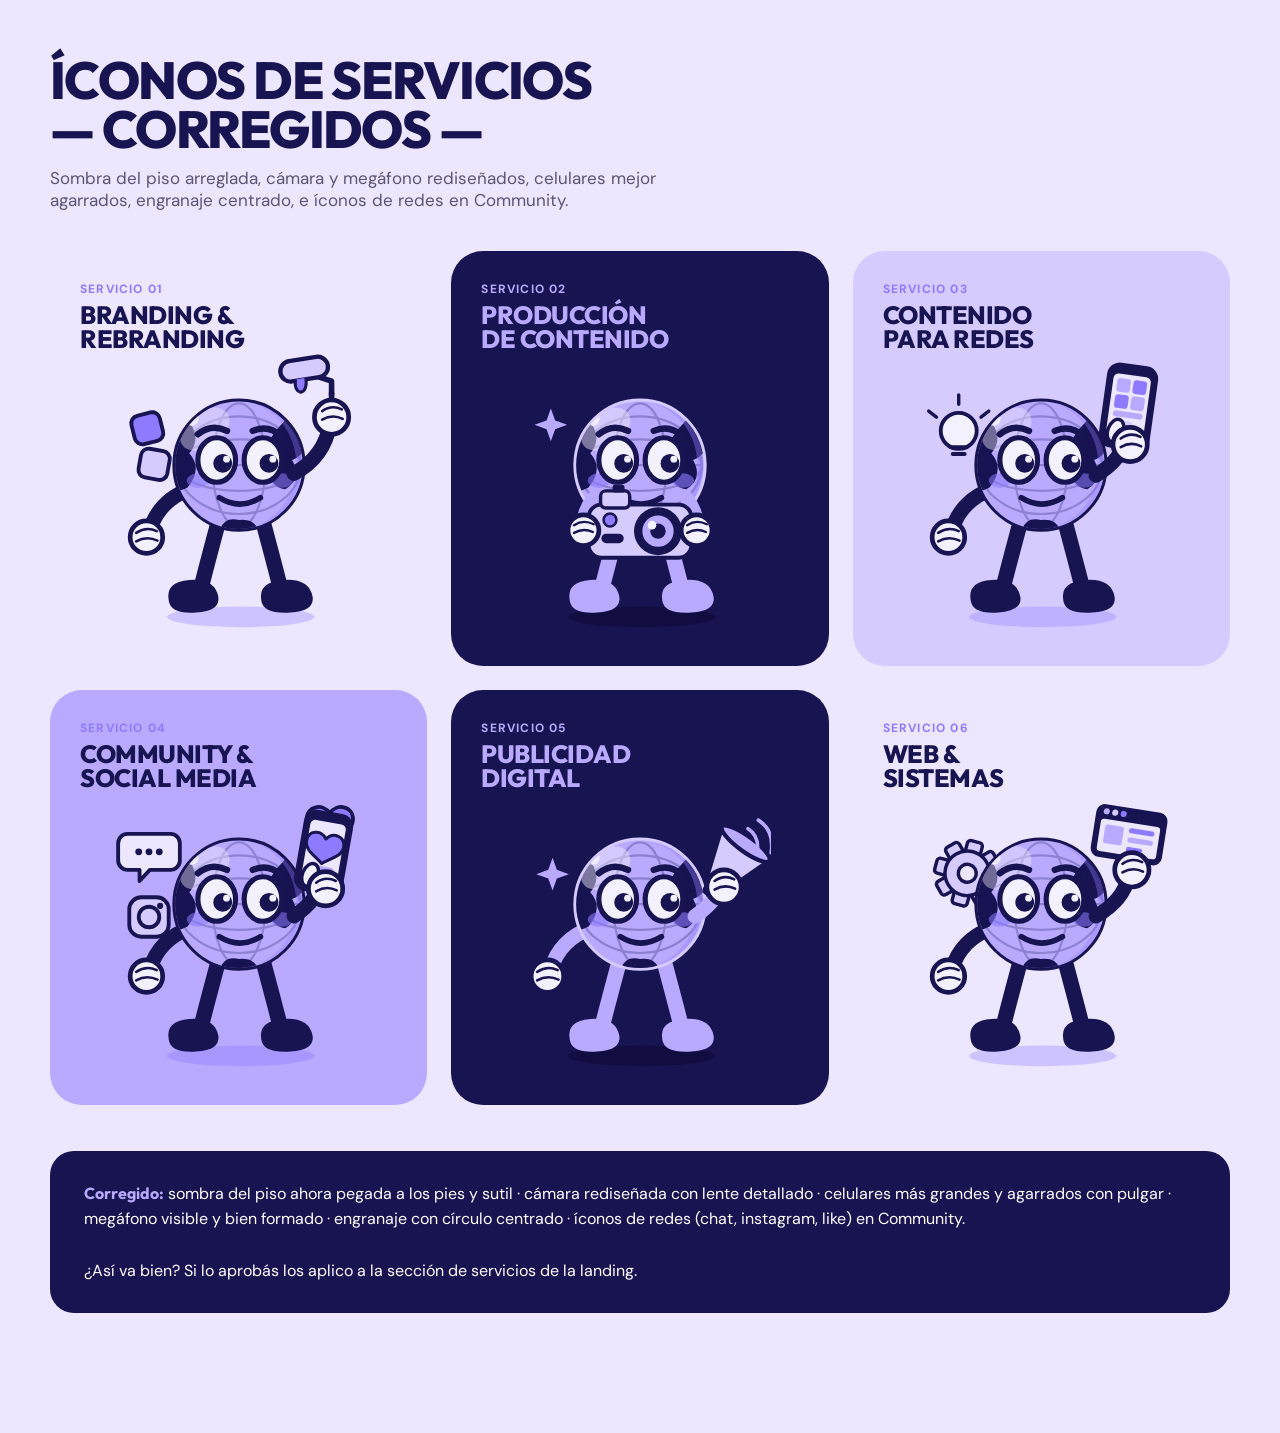
<file: iconos-preview.html>
<!DOCTYPE html>
<html lang="es">
<head>
<meta charset="UTF-8">
<meta name="viewport" content="width=device-width, initial-scale=1.0">
<title>Íconos de servicios — v2 · Agencia GO</title>
<link rel="preconnect" href="https://fonts.googleapis.com">
<link rel="preconnect" href="https://fonts.gstatic.com" crossorigin>
<link href="https://fonts.googleapis.com/css2?family=DM+Sans:opsz,wght@9..40,400;9..40,500;9..40,600;9..40,700&family=Outfit:wght@500;600;700;800&display=swap" rel="stylesheet">
<style>
  :root{--navy:#181351;--lavender:#B9AAFF;--lavender-light:#D5CBFF;--lavender-soft:#ECE6FF;--lavender-deep:#8D7AFF;--white:#fff;}
  *{margin:0;padding:0;box-sizing:border-box;}
  body{font-family:'DM Sans',sans-serif;background:var(--lavender-soft);color:var(--navy);padding:56px 24px 120px;}
  .wrap{max-width:1180px;margin:0 auto;}
  h1{font-family:'Outfit',sans-serif;font-weight:800;font-size:clamp(32px,5vw,52px);letter-spacing:-0.03em;text-transform:uppercase;line-height:0.95;margin-bottom:12px;}
  .sub{font-size:17px;color:#5a5575;max-width:640px;margin-bottom:40px;}
  .grid{display:grid;grid-template-columns:repeat(3,1fr);gap:24px;}
  .card{border-radius:32px;padding:30px 30px 14px;display:flex;flex-direction:column;min-height:380px;}
  .c-soft{background:var(--lavender-soft);}.c-navy{background:var(--navy);}
  .c-light{background:var(--lavender-light);}.c-lav{background:var(--lavender);}
  .card .n{font-size:12px;font-weight:700;text-transform:uppercase;letter-spacing:0.1em;color:var(--lavender-deep);margin-bottom:6px;}
  .c-navy .n{color:var(--lavender);}
  .card h3{font-family:'Outfit',sans-serif;font-weight:800;font-size:25px;text-transform:uppercase;letter-spacing:-0.02em;line-height:0.98;}
  .c-navy h3{color:var(--lavender);}
  .card .ico{margin-top:auto;align-self:center;width:262px;height:300px;}
  .card .ico svg{width:100%;height:100%;display:block;}
  .foot{margin-top:46px;background:var(--navy);color:#fff;border-radius:24px;padding:30px 34px;font-size:16px;line-height:1.6;}
  .foot b{font-family:'Outfit',sans-serif;font-weight:700;color:var(--lavender);}
  @media(max-width:900px){.grid{grid-template-columns:1fr 1fr;}}
  @media(max-width:620px){.grid{grid-template-columns:1fr;}}
</style>
</head>
<body>
<div class="wrap">
  <h1>Íconos de servicios<br>— corregidos —</h1>
  <p class="sub">Sombra del piso arreglada, cámara y megáfono rediseñados, celulares mejor agarrados, engranaje centrado, e íconos de redes en Community.</p>

  <div class="grid">

    <!-- 1 · BRANDING -->
    <div class="card c-soft">
      <span class="n">Servicio 01</span><h3>Branding &<br>Rebranding</h3>
      <div class="ico">
        <svg viewBox="0 0 300 350" xmlns="http://www.w3.org/2000/svg">
          <ellipse cx="152" cy="309" rx="86" ry="12" fill="#8D7AFF" opacity="0.32"/>
          <rect x="26" y="72" width="34" height="34" rx="9" fill="#8D7AFF" stroke="#181351" stroke-width="4.5" transform="rotate(-14 43 89)"/>
          <rect x="34" y="114" width="34" height="34" rx="9" fill="#D5CBFF" stroke="#181351" stroke-width="4.5" transform="rotate(10 51 131)"/>
          <path d="M92 160 Q 56 174, 46 208" fill="none" stroke="#181351" stroke-width="17" stroke-linecap="round"/>
          <circle cx="42" cy="216" r="19" fill="#F4F1FF" stroke="#181351" stroke-width="5.5"/>
          <path d="M30 211 q 12 -8 24 -2 M30 221 q 12 -7 25 -1" fill="none" stroke="#181351" stroke-width="3" stroke-linecap="round"/>
          <path d="M126 198 Q 112 250, 104 282" fill="none" stroke="#181351" stroke-width="18" stroke-linecap="round"/>
          <path d="M68 290 Q 64 268, 92 266 Q 122 264, 126 286 Q 128 302, 100 304 Q 70 306, 68 290 Z" fill="#181351"/>
          <path d="M178 198 Q 192 250, 200 282" fill="none" stroke="#181351" stroke-width="18" stroke-linecap="round"/>
          <path d="M176 290 Q 172 268, 202 266 Q 232 264, 236 286 Q 238 302, 210 304 Q 178 306, 176 290 Z" fill="#181351"/>
          <circle cx="150" cy="132" r="76" fill="#B9AAFF" stroke="#181351" stroke-width="3.5"/>
          <clipPath id="gb1"><circle cx="150" cy="132" r="74.5"/></clipPath>
          <g clip-path="url(#gb1)">
            <g fill="#181351">
              <path d="M64 80 q 22 -10 32 8 q 8 16 -4 30 q 16 18 -2 40 q -22 12 -34 -10 q -10 -30 0 -54 q 2 -16 8 -14 z"/>
              <path d="M204 70 q 26 8 26 32 q -2 18 -18 24 q 12 22 -8 34 q -20 -2 -18 -28 q -8 -28 14 -48 q 10 -14 22 -14 z"/>
              <path d="M150 196 q 18 -2 22 12 q -2 16 -22 16 q -20 0 -22 -16 q 4 -16 22 -12 z"/>
            </g>
            <g fill="none" stroke="#181351" stroke-width="2.6" opacity="0.26">
              <ellipse cx="150" cy="132" rx="72" ry="30"/><ellipse cx="150" cy="132" rx="72" ry="57"/>
              <ellipse cx="150" cy="132" rx="31" ry="72"/><line x1="78" y1="132" x2="222" y2="132"/>
            </g>
            <path d="M150 58 a 74 74 0 0 1 0 148 a 56 62 0 0 0 0 -148 z" fill="#8D7AFF" opacity="0.36"/>
            <ellipse cx="110" cy="90" rx="32" ry="21" fill="#F4F1FF" opacity="0.4" transform="rotate(-35 110 90)"/>
            <circle cx="95" cy="78" r="8" fill="#F4F1FF" opacity="0.9"/>
          </g>
          <path d="M102 96 q 16 -13 34 -4" fill="none" stroke="#181351" stroke-width="7.5" stroke-linecap="round"/>
          <path d="M166 92 q 19 -8 34 7" fill="none" stroke="#181351" stroke-width="7.5" stroke-linecap="round"/>
          <ellipse cx="102" cy="150" rx="13" ry="8.5" fill="#8D7AFF" opacity="0.55"/>
          <ellipse cx="200" cy="150" rx="13" ry="8.5" fill="#8D7AFF" opacity="0.55"/>
          <ellipse cx="124" cy="126" rx="22" ry="26" fill="#F4F1FF" stroke="#181351" stroke-width="6"/>
          <ellipse cx="178" cy="126" rx="22" ry="26" fill="#F4F1FF" stroke="#181351" stroke-width="6"/>
          <circle cx="131" cy="130" r="11" fill="#181351"/><circle cx="185" cy="130" r="11" fill="#181351"/>
          <circle cx="135.5" cy="125" r="4" fill="#F4F1FF"/><circle cx="189.5" cy="125" r="4" fill="#F4F1FF"/>
          <path d="M127 170 Q 151 185, 175 170" fill="none" stroke="#181351" stroke-width="6.5" stroke-linecap="round"/>
          <path d="M214 142 Q 250 122, 256 84" fill="none" stroke="#181351" stroke-width="17" stroke-linecap="round"/>
          <line x1="258" y1="74" x2="258" y2="48" stroke="#181351" stroke-width="6.5" stroke-linecap="round"/>
          <path d="M258 50 L258 34 L234 26" fill="none" stroke="#181351" stroke-width="6.5" stroke-linecap="round" stroke-linejoin="round"/>
          <rect x="198" y="8" width="56" height="24" rx="12" fill="#D5CBFF" stroke="#181351" stroke-width="5" transform="rotate(-9 226 20)"/>
          <path d="M216 32 q -2 13 6 15 q 8 -2 6 -17" fill="#8D7AFF" stroke="#181351" stroke-width="3.5" stroke-linejoin="round"/>
          <circle cx="258" cy="76" r="20" fill="#F4F1FF" stroke="#181351" stroke-width="5.5"/>
          <path d="M247 69 q 11 -8 23 -2 M247 79 q 12 -7 24 -1" fill="none" stroke="#181351" stroke-width="3" stroke-linecap="round"/>
        </svg>
      </div>
    </div>

    <!-- 2 · PRODUCCION (navy) -->
    <div class="card c-navy">
      <span class="n">Servicio 02</span><h3>Producción<br>de Contenido</h3>
      <div class="ico">
        <svg viewBox="0 0 300 350" xmlns="http://www.w3.org/2000/svg">
          <ellipse cx="152" cy="309" rx="86" ry="12" fill="#0F0B3A" opacity="0.7"/>
          <path d="M46 66 l5 14 14 5 -14 5 -5 14 -5 -14 -14 -5 14 -5 z" fill="#B9AAFF"/>
          <path d="M126 198 Q 112 250, 104 282" fill="none" stroke="#B9AAFF" stroke-width="18" stroke-linecap="round"/>
          <path d="M68 290 Q 64 268, 92 266 Q 122 264, 126 286 Q 128 302, 100 304 Q 70 306, 68 290 Z" fill="#B9AAFF"/>
          <path d="M178 198 Q 192 250, 200 282" fill="none" stroke="#B9AAFF" stroke-width="18" stroke-linecap="round"/>
          <path d="M176 290 Q 172 268, 202 266 Q 232 264, 236 286 Q 238 302, 210 304 Q 178 306, 176 290 Z" fill="#B9AAFF"/>
          <circle cx="150" cy="132" r="76" fill="#B9AAFF" stroke="#D5CBFF" stroke-width="3.5"/>
          <clipPath id="gb2"><circle cx="150" cy="132" r="74.5"/></clipPath>
          <g clip-path="url(#gb2)">
            <g fill="#181351">
              <path d="M64 80 q 22 -10 32 8 q 8 16 -4 30 q 16 18 -2 40 q -22 12 -34 -10 q -10 -30 0 -54 q 2 -16 8 -14 z"/>
              <path d="M204 70 q 26 8 26 32 q -2 18 -18 24 q 12 22 -8 34 q -20 -2 -18 -28 q -8 -28 14 -48 q 10 -14 22 -14 z"/>
              <path d="M150 196 q 18 -2 22 12 q -2 16 -22 16 q -20 0 -22 -16 q 4 -16 22 -12 z"/>
            </g>
            <g fill="none" stroke="#181351" stroke-width="2.6" opacity="0.28">
              <ellipse cx="150" cy="132" rx="72" ry="30"/><ellipse cx="150" cy="132" rx="72" ry="57"/>
              <ellipse cx="150" cy="132" rx="31" ry="72"/><line x1="78" y1="132" x2="222" y2="132"/>
            </g>
            <path d="M150 58 a 74 74 0 0 1 0 148 a 56 62 0 0 0 0 -148 z" fill="#8D7AFF" opacity="0.4"/>
            <ellipse cx="110" cy="90" rx="32" ry="21" fill="#F4F1FF" opacity="0.45" transform="rotate(-35 110 90)"/>
            <circle cx="95" cy="78" r="8" fill="#F4F1FF" opacity="0.9"/>
          </g>
          <path d="M102 96 q 16 -13 34 -4" fill="none" stroke="#181351" stroke-width="7.5" stroke-linecap="round"/>
          <path d="M166 92 q 19 -8 34 7" fill="none" stroke="#181351" stroke-width="7.5" stroke-linecap="round"/>
          <ellipse cx="102" cy="150" rx="13" ry="8.5" fill="#8D7AFF" opacity="0.6"/>
          <ellipse cx="200" cy="150" rx="13" ry="8.5" fill="#8D7AFF" opacity="0.6"/>
          <ellipse cx="124" cy="126" rx="22" ry="26" fill="#F4F1FF" stroke="#181351" stroke-width="6"/>
          <ellipse cx="178" cy="126" rx="22" ry="26" fill="#F4F1FF" stroke="#181351" stroke-width="6"/>
          <circle cx="131" cy="130" r="11" fill="#181351"/><circle cx="185" cy="130" r="11" fill="#181351"/>
          <circle cx="135.5" cy="125" r="4" fill="#F4F1FF"/><circle cx="189.5" cy="125" r="4" fill="#F4F1FF"/>
          <path d="M127 170 Q 151 185, 175 170" fill="none" stroke="#181351" stroke-width="6.5" stroke-linecap="round"/>
          <!-- arms to camera -->
          <path d="M96 170 Q 82 188, 84 204" fill="none" stroke="#B9AAFF" stroke-width="16" stroke-linecap="round"/>
          <path d="M204 170 Q 218 188, 216 204" fill="none" stroke="#B9AAFF" stroke-width="16" stroke-linecap="round"/>
          <!-- camera -->
          <rect x="90" y="178" width="120" height="62" rx="15" fill="#D5CBFF" stroke="#181351" stroke-width="4.5"/>
          <rect x="104" y="162" width="34" height="20" rx="6" fill="#D5CBFF" stroke="#181351" stroke-width="4"/>
          <rect x="118" y="155" width="14" height="9" rx="3" fill="#181351"/>
          <circle cx="171" cy="209" r="28" fill="#181351"/>
          <circle cx="171" cy="209" r="20" fill="#B9AAFF" stroke="#181351" stroke-width="3.5"/>
          <circle cx="171" cy="209" r="9" fill="#181351"/>
          <circle cx="164" cy="202" r="5" fill="#F4F1FF"/>
          <circle cx="115" cy="196" r="7.5" fill="#8D7AFF" stroke="#181351" stroke-width="3"/>
          <rect x="105" y="212" width="26" height="11" rx="5.5" fill="#181351"/>
          <circle cx="84" cy="208" r="18" fill="#F4F1FF" stroke="#181351" stroke-width="5.5"/>
          <path d="M73 202 q 11 -7 23 -1 M73 211 q 11 -6 22 -1" fill="none" stroke="#181351" stroke-width="2.8" stroke-linecap="round"/>
          <circle cx="216" cy="208" r="18" fill="#F4F1FF" stroke="#181351" stroke-width="5.5"/>
          <path d="M205 202 q 11 -7 23 -1 M205 211 q 11 -6 22 -1" fill="none" stroke="#181351" stroke-width="2.8" stroke-linecap="round"/>
        </svg>
      </div>
    </div>

    <!-- 3 · CONTENIDO PARA REDES -->
    <div class="card c-light">
      <span class="n">Servicio 03</span><h3>Contenido<br>para Redes</h3>
      <div class="ico">
        <svg viewBox="0 0 300 350" xmlns="http://www.w3.org/2000/svg">
          <ellipse cx="152" cy="309" rx="86" ry="12" fill="#8D7AFF" opacity="0.32"/>
          <circle cx="54" cy="92" r="21" fill="#F4F1FF" stroke="#181351" stroke-width="4.5"/>
          <path d="M45 111 h18 M47 119 h14" stroke="#181351" stroke-width="4.5" stroke-linecap="round"/>
          <path d="M54 61 v-11 M28 76 l-9 -7 M80 76 l9 -7" stroke="#181351" stroke-width="4" stroke-linecap="round"/>
          <path d="M92 160 Q 56 174, 46 208" fill="none" stroke="#181351" stroke-width="17" stroke-linecap="round"/>
          <circle cx="42" cy="216" r="19" fill="#F4F1FF" stroke="#181351" stroke-width="5.5"/>
          <path d="M30 211 q 12 -8 24 -2 M30 221 q 12 -7 25 -1" fill="none" stroke="#181351" stroke-width="3" stroke-linecap="round"/>
          <path d="M126 198 Q 112 250, 104 282" fill="none" stroke="#181351" stroke-width="18" stroke-linecap="round"/>
          <path d="M68 290 Q 64 268, 92 266 Q 122 264, 126 286 Q 128 302, 100 304 Q 70 306, 68 290 Z" fill="#181351"/>
          <path d="M178 198 Q 192 250, 200 282" fill="none" stroke="#181351" stroke-width="18" stroke-linecap="round"/>
          <path d="M176 290 Q 172 268, 202 266 Q 232 264, 236 286 Q 238 302, 210 304 Q 178 306, 176 290 Z" fill="#181351"/>
          <circle cx="150" cy="132" r="76" fill="#B9AAFF" stroke="#181351" stroke-width="3.5"/>
          <clipPath id="gb3"><circle cx="150" cy="132" r="74.5"/></clipPath>
          <g clip-path="url(#gb3)">
            <g fill="#181351">
              <path d="M64 80 q 22 -10 32 8 q 8 16 -4 30 q 16 18 -2 40 q -22 12 -34 -10 q -10 -30 0 -54 q 2 -16 8 -14 z"/>
              <path d="M204 70 q 26 8 26 32 q -2 18 -18 24 q 12 22 -8 34 q -20 -2 -18 -28 q -8 -28 14 -48 q 10 -14 22 -14 z"/>
              <path d="M150 196 q 18 -2 22 12 q -2 16 -22 16 q -20 0 -22 -16 q 4 -16 22 -12 z"/>
            </g>
            <g fill="none" stroke="#181351" stroke-width="2.6" opacity="0.26">
              <ellipse cx="150" cy="132" rx="72" ry="30"/><ellipse cx="150" cy="132" rx="72" ry="57"/>
              <ellipse cx="150" cy="132" rx="31" ry="72"/><line x1="78" y1="132" x2="222" y2="132"/>
            </g>
            <path d="M150 58 a 74 74 0 0 1 0 148 a 56 62 0 0 0 0 -148 z" fill="#8D7AFF" opacity="0.36"/>
            <ellipse cx="110" cy="90" rx="32" ry="21" fill="#F4F1FF" opacity="0.4" transform="rotate(-35 110 90)"/>
            <circle cx="95" cy="78" r="8" fill="#F4F1FF" opacity="0.9"/>
          </g>
          <path d="M102 96 q 16 -13 34 -4" fill="none" stroke="#181351" stroke-width="7.5" stroke-linecap="round"/>
          <path d="M166 92 q 19 -8 34 7" fill="none" stroke="#181351" stroke-width="7.5" stroke-linecap="round"/>
          <ellipse cx="102" cy="150" rx="13" ry="8.5" fill="#8D7AFF" opacity="0.55"/>
          <ellipse cx="200" cy="150" rx="13" ry="8.5" fill="#8D7AFF" opacity="0.55"/>
          <ellipse cx="124" cy="126" rx="22" ry="26" fill="#F4F1FF" stroke="#181351" stroke-width="6"/>
          <ellipse cx="178" cy="126" rx="22" ry="26" fill="#F4F1FF" stroke="#181351" stroke-width="6"/>
          <circle cx="131" cy="130" r="11" fill="#181351"/><circle cx="185" cy="130" r="11" fill="#181351"/>
          <circle cx="135.5" cy="125" r="4" fill="#F4F1FF"/><circle cx="189.5" cy="125" r="4" fill="#F4F1FF"/>
          <path d="M127 170 Q 151 185, 175 170" fill="none" stroke="#181351" stroke-width="6.5" stroke-linecap="round"/>
          <path d="M214 144 Q 244 126, 250 100" fill="none" stroke="#181351" stroke-width="17" stroke-linecap="round"/>
          <!-- phone (held upright, big) -->
          <g transform="rotate(8 252 64)">
            <rect x="222" y="14" width="60" height="100" rx="15" fill="#181351"/>
            <rect x="230" y="27" width="44" height="70" rx="6" fill="#ECE6FF"/>
            <rect x="235" y="32" width="16" height="16" rx="3.5" fill="#B9AAFF"/>
            <rect x="254" y="32" width="16" height="16" rx="3.5" fill="#8D7AFF"/>
            <rect x="235" y="51" width="16" height="16" rx="3.5" fill="#8D7AFF"/>
            <rect x="254" y="51" width="16" height="16" rx="3.5" fill="#B9AAFF"/>
            <rect x="235" y="70" width="35" height="7" rx="3.5" fill="#B9AAFF"/>
            <rect x="235" y="81" width="24" height="6" rx="3" fill="#D5CBFF"/>
            <circle cx="252" cy="106" r="4" fill="#ECE6FF"/>
          </g>
          <!-- glove + thumb gripping -->
          <ellipse cx="237" cy="92" rx="9" ry="14" fill="#F4F1FF" stroke="#181351" stroke-width="4" transform="rotate(20 237 92)"/>
          <circle cx="254" cy="108" r="20" fill="#F4F1FF" stroke="#181351" stroke-width="5.5"/>
          <path d="M243 101 q 11 -8 23 -2 M243 111 q 12 -7 24 -1" fill="none" stroke="#181351" stroke-width="3" stroke-linecap="round"/>
        </svg>
      </div>
    </div>

    <!-- 4 · COMMUNITY -->
    <div class="card c-lav">
      <span class="n">Servicio 04</span><h3>Community &<br>Social Media</h3>
      <div class="ico">
        <svg viewBox="0 0 300 350" xmlns="http://www.w3.org/2000/svg">
          <ellipse cx="152" cy="309" rx="86" ry="12" fill="#8D7AFF" opacity="0.4"/>
          <!-- social: chat bubble -->
          <path d="M20 50 h50 a11 11 0 0 1 11 11 v20 a11 11 0 0 1 -11 11 h-24 l-12 13 v-13 h-14 a11 11 0 0 1 -11 -11 v-20 a11 11 0 0 1 11 -11 z" fill="#ECE6FF" stroke="#181351" stroke-width="4.5" stroke-linejoin="round"/>
          <circle cx="33" cy="71" r="4" fill="#181351"/><circle cx="45" cy="71" r="4" fill="#181351"/><circle cx="57" cy="71" r="4" fill="#181351"/>
          <!-- social: instagram-style -->
          <rect x="22" y="124" width="46" height="46" rx="14" fill="#D5CBFF" stroke="#181351" stroke-width="4.5"/>
          <circle cx="45" cy="147" r="12" fill="none" stroke="#181351" stroke-width="4.5"/>
          <circle cx="58" cy="134" r="3.6" fill="#181351"/>
          <!-- social: like heart -->
          <path d="M256 26 c -8 -12 -27 -9 -27 7 c 0 13 17 19 27 29 c 10 -10 27 -16 27 -29 c 0 -16 -19 -19 -27 -7 z" fill="#8D7AFF" stroke="#181351" stroke-width="4.5" stroke-linejoin="round"/>
          <path d="M92 160 Q 56 174, 46 208" fill="none" stroke="#181351" stroke-width="17" stroke-linecap="round"/>
          <circle cx="42" cy="216" r="19" fill="#F4F1FF" stroke="#181351" stroke-width="5.5"/>
          <path d="M30 211 q 12 -8 24 -2 M30 221 q 12 -7 25 -1" fill="none" stroke="#181351" stroke-width="3" stroke-linecap="round"/>
          <path d="M126 198 Q 112 250, 104 282" fill="none" stroke="#181351" stroke-width="18" stroke-linecap="round"/>
          <path d="M68 290 Q 64 268, 92 266 Q 122 264, 126 286 Q 128 302, 100 304 Q 70 306, 68 290 Z" fill="#181351"/>
          <path d="M178 198 Q 192 250, 200 282" fill="none" stroke="#181351" stroke-width="18" stroke-linecap="round"/>
          <path d="M176 290 Q 172 268, 202 266 Q 232 264, 236 286 Q 238 302, 210 304 Q 178 306, 176 290 Z" fill="#181351"/>
          <circle cx="150" cy="132" r="76" fill="#B9AAFF" stroke="#181351" stroke-width="3.5"/>
          <clipPath id="gb4"><circle cx="150" cy="132" r="74.5"/></clipPath>
          <g clip-path="url(#gb4)">
            <g fill="#181351">
              <path d="M64 80 q 22 -10 32 8 q 8 16 -4 30 q 16 18 -2 40 q -22 12 -34 -10 q -10 -30 0 -54 q 2 -16 8 -14 z"/>
              <path d="M204 70 q 26 8 26 32 q -2 18 -18 24 q 12 22 -8 34 q -20 -2 -18 -28 q -8 -28 14 -48 q 10 -14 22 -14 z"/>
              <path d="M150 196 q 18 -2 22 12 q -2 16 -22 16 q -20 0 -22 -16 q 4 -16 22 -12 z"/>
            </g>
            <g fill="none" stroke="#181351" stroke-width="2.6" opacity="0.26">
              <ellipse cx="150" cy="132" rx="72" ry="30"/><ellipse cx="150" cy="132" rx="72" ry="57"/>
              <ellipse cx="150" cy="132" rx="31" ry="72"/><line x1="78" y1="132" x2="222" y2="132"/>
            </g>
            <path d="M150 58 a 74 74 0 0 1 0 148 a 56 62 0 0 0 0 -148 z" fill="#8D7AFF" opacity="0.36"/>
            <ellipse cx="110" cy="90" rx="32" ry="21" fill="#F4F1FF" opacity="0.4" transform="rotate(-35 110 90)"/>
            <circle cx="95" cy="78" r="8" fill="#F4F1FF" opacity="0.9"/>
          </g>
          <path d="M102 96 q 16 -13 34 -4" fill="none" stroke="#181351" stroke-width="7.5" stroke-linecap="round"/>
          <path d="M166 92 q 19 -8 34 7" fill="none" stroke="#181351" stroke-width="7.5" stroke-linecap="round"/>
          <ellipse cx="102" cy="150" rx="13" ry="8.5" fill="#8D7AFF" opacity="0.55"/>
          <ellipse cx="200" cy="150" rx="13" ry="8.5" fill="#8D7AFF" opacity="0.55"/>
          <ellipse cx="124" cy="126" rx="22" ry="26" fill="#F4F1FF" stroke="#181351" stroke-width="6"/>
          <ellipse cx="178" cy="126" rx="22" ry="26" fill="#F4F1FF" stroke="#181351" stroke-width="6"/>
          <circle cx="131" cy="130" r="11" fill="#181351"/><circle cx="185" cy="130" r="11" fill="#181351"/>
          <circle cx="135.5" cy="125" r="4" fill="#F4F1FF"/><circle cx="189.5" cy="125" r="4" fill="#F4F1FF"/>
          <path d="M127 170 Q 151 185, 175 170" fill="none" stroke="#181351" stroke-width="6.5" stroke-linecap="round"/>
          <path d="M214 146 Q 242 128, 248 102" fill="none" stroke="#181351" stroke-width="17" stroke-linecap="round"/>
          <!-- phone with like -->
          <g transform="rotate(10 250 70)">
            <rect x="220" y="24" width="58" height="96" rx="15" fill="#181351"/>
            <rect x="228" y="36" width="42" height="66" rx="6" fill="#ECE6FF"/>
            <path d="M249 56 c -7 -10 -22 -7 -22 6 c 0 11 14 16 22 23 c 8 -7 22 -12 22 -23 c 0 -13 -15 -16 -22 -6 z" fill="#8D7AFF" stroke="#181351" stroke-width="3.5" stroke-linejoin="round"/>
            <rect x="234" y="88" width="30" height="7" rx="3.5" fill="#B9AAFF"/>
            <circle cx="249" cy="111" r="4" fill="#ECE6FF"/>
          </g>
          <!-- glove + thumb gripping -->
          <ellipse cx="233" cy="98" rx="9" ry="14" fill="#F4F1FF" stroke="#181351" stroke-width="4" transform="rotate(22 233 98)"/>
          <circle cx="251" cy="114" r="20" fill="#F4F1FF" stroke="#181351" stroke-width="5.5"/>
          <path d="M240 107 q 11 -8 23 -2 M240 117 q 12 -7 24 -1" fill="none" stroke="#181351" stroke-width="3" stroke-linecap="round"/>
        </svg>
      </div>
    </div>

    <!-- 5 · PUBLICIDAD (navy) -->
    <div class="card c-navy">
      <span class="n">Servicio 05</span><h3>Publicidad<br>Digital</h3>
      <div class="ico">
        <svg viewBox="0 0 300 350" xmlns="http://www.w3.org/2000/svg">
          <ellipse cx="152" cy="309" rx="86" ry="12" fill="#0F0B3A" opacity="0.7"/>
          <path d="M48 78 l5 14 14 5 -14 5 -5 14 -5 -14 -14 -5 14 -5 z" fill="#B9AAFF"/>
          <path d="M92 160 Q 56 174, 46 208" fill="none" stroke="#B9AAFF" stroke-width="17" stroke-linecap="round"/>
          <circle cx="42" cy="216" r="19" fill="#F4F1FF" stroke="#181351" stroke-width="5.5"/>
          <path d="M30 211 q 12 -8 24 -2 M30 221 q 12 -7 25 -1" fill="none" stroke="#181351" stroke-width="3" stroke-linecap="round"/>
          <path d="M126 198 Q 112 250, 104 282" fill="none" stroke="#B9AAFF" stroke-width="18" stroke-linecap="round"/>
          <path d="M68 290 Q 64 268, 92 266 Q 122 264, 126 286 Q 128 302, 100 304 Q 70 306, 68 290 Z" fill="#B9AAFF"/>
          <path d="M178 198 Q 192 250, 200 282" fill="none" stroke="#B9AAFF" stroke-width="18" stroke-linecap="round"/>
          <path d="M176 290 Q 172 268, 202 266 Q 232 264, 236 286 Q 238 302, 210 304 Q 178 306, 176 290 Z" fill="#B9AAFF"/>
          <circle cx="150" cy="132" r="76" fill="#B9AAFF" stroke="#D5CBFF" stroke-width="3.5"/>
          <clipPath id="gb5"><circle cx="150" cy="132" r="74.5"/></clipPath>
          <g clip-path="url(#gb5)">
            <g fill="#181351">
              <path d="M64 80 q 22 -10 32 8 q 8 16 -4 30 q 16 18 -2 40 q -22 12 -34 -10 q -10 -30 0 -54 q 2 -16 8 -14 z"/>
              <path d="M204 70 q 26 8 26 32 q -2 18 -18 24 q 12 22 -8 34 q -20 -2 -18 -28 q -8 -28 14 -48 q 10 -14 22 -14 z"/>
              <path d="M150 196 q 18 -2 22 12 q -2 16 -22 16 q -20 0 -22 -16 q 4 -16 22 -12 z"/>
            </g>
            <g fill="none" stroke="#181351" stroke-width="2.6" opacity="0.28">
              <ellipse cx="150" cy="132" rx="72" ry="30"/><ellipse cx="150" cy="132" rx="72" ry="57"/>
              <ellipse cx="150" cy="132" rx="31" ry="72"/><line x1="78" y1="132" x2="222" y2="132"/>
            </g>
            <path d="M150 58 a 74 74 0 0 1 0 148 a 56 62 0 0 0 0 -148 z" fill="#8D7AFF" opacity="0.4"/>
            <ellipse cx="110" cy="90" rx="32" ry="21" fill="#F4F1FF" opacity="0.45" transform="rotate(-35 110 90)"/>
            <circle cx="95" cy="78" r="8" fill="#F4F1FF" opacity="0.9"/>
          </g>
          <path d="M102 96 q 16 -13 34 -4" fill="none" stroke="#181351" stroke-width="7.5" stroke-linecap="round"/>
          <path d="M166 92 q 19 -8 34 7" fill="none" stroke="#181351" stroke-width="7.5" stroke-linecap="round"/>
          <ellipse cx="102" cy="150" rx="13" ry="8.5" fill="#8D7AFF" opacity="0.6"/>
          <ellipse cx="200" cy="150" rx="13" ry="8.5" fill="#8D7AFF" opacity="0.6"/>
          <ellipse cx="124" cy="126" rx="22" ry="26" fill="#F4F1FF" stroke="#181351" stroke-width="6"/>
          <ellipse cx="178" cy="126" rx="22" ry="26" fill="#F4F1FF" stroke="#181351" stroke-width="6"/>
          <circle cx="131" cy="130" r="11" fill="#181351"/><circle cx="185" cy="130" r="11" fill="#181351"/>
          <circle cx="135.5" cy="125" r="4" fill="#F4F1FF"/><circle cx="189.5" cy="125" r="4" fill="#F4F1FF"/>
          <path d="M127 170 Q 151 185, 175 170" fill="none" stroke="#181351" stroke-width="6.5" stroke-linecap="round"/>
          <path d="M214 146 Q 240 128, 246 108" fill="none" stroke="#B9AAFF" stroke-width="17" stroke-linecap="round"/>
          <!-- megaphone -->
          <g transform="translate(238 110) rotate(-54)">
            <rect x="-16" y="-10" width="20" height="20" rx="6" fill="#181351"/>
            <path d="M0 -13 L60 -34 L60 34 L0 13 Z" fill="#D5CBFF" stroke="#181351" stroke-width="5" stroke-linejoin="round"/>
            <ellipse cx="60" cy="0" rx="9" ry="34" fill="#B9AAFF" stroke="#181351" stroke-width="5"/>
          </g>
          <path d="M276 44 q 13 8 11 26 M288 34 q 19 12 15 38" fill="none" stroke="#B9AAFF" stroke-width="4.2" stroke-linecap="round"/>
          <circle cx="248" cy="112" r="20" fill="#F4F1FF" stroke="#181351" stroke-width="5.5"/>
          <path d="M237 105 q 11 -8 23 -2 M237 115 q 12 -7 24 -1" fill="none" stroke="#181351" stroke-width="3" stroke-linecap="round"/>
        </svg>
      </div>
    </div>

    <!-- 6 · WEB & SISTEMAS -->
    <div class="card c-soft">
      <span class="n">Servicio 06</span><h3>Web &<br>Sistemas</h3>
      <div class="ico">
        <svg viewBox="0 0 300 350" xmlns="http://www.w3.org/2000/svg">
          <ellipse cx="152" cy="309" rx="86" ry="12" fill="#8D7AFF" opacity="0.32"/>
          <!-- gear (centered) -->
          <g transform="rotate(15 64 96)">
            <g fill="#D5CBFF" stroke="#181351" stroke-width="4">
              <rect x="55" y="58" width="18" height="20" rx="4"/>
              <rect x="55" y="58" width="18" height="20" rx="4" transform="rotate(45 64 96)"/>
              <rect x="55" y="58" width="18" height="20" rx="4" transform="rotate(90 64 96)"/>
              <rect x="55" y="58" width="18" height="20" rx="4" transform="rotate(135 64 96)"/>
              <rect x="55" y="58" width="18" height="20" rx="4" transform="rotate(180 64 96)"/>
              <rect x="55" y="58" width="18" height="20" rx="4" transform="rotate(225 64 96)"/>
              <rect x="55" y="58" width="18" height="20" rx="4" transform="rotate(270 64 96)"/>
              <rect x="55" y="58" width="18" height="20" rx="4" transform="rotate(315 64 96)"/>
            </g>
            <circle cx="64" cy="96" r="26" fill="#D5CBFF" stroke="#181351" stroke-width="4"/>
            <circle cx="64" cy="96" r="10.5" fill="#ECE6FF" stroke="#181351" stroke-width="4"/>
          </g>
          <path d="M92 160 Q 56 174, 46 208" fill="none" stroke="#181351" stroke-width="17" stroke-linecap="round"/>
          <circle cx="42" cy="216" r="19" fill="#F4F1FF" stroke="#181351" stroke-width="5.5"/>
          <path d="M30 211 q 12 -8 24 -2 M30 221 q 12 -7 25 -1" fill="none" stroke="#181351" stroke-width="3" stroke-linecap="round"/>
          <path d="M126 198 Q 112 250, 104 282" fill="none" stroke="#181351" stroke-width="18" stroke-linecap="round"/>
          <path d="M68 290 Q 64 268, 92 266 Q 122 264, 126 286 Q 128 302, 100 304 Q 70 306, 68 290 Z" fill="#181351"/>
          <path d="M178 198 Q 192 250, 200 282" fill="none" stroke="#181351" stroke-width="18" stroke-linecap="round"/>
          <path d="M176 290 Q 172 268, 202 266 Q 232 264, 236 286 Q 238 302, 210 304 Q 178 306, 176 290 Z" fill="#181351"/>
          <circle cx="150" cy="132" r="76" fill="#B9AAFF" stroke="#181351" stroke-width="3.5"/>
          <clipPath id="gb6"><circle cx="150" cy="132" r="74.5"/></clipPath>
          <g clip-path="url(#gb6)">
            <g fill="#181351">
              <path d="M64 80 q 22 -10 32 8 q 8 16 -4 30 q 16 18 -2 40 q -22 12 -34 -10 q -10 -30 0 -54 q 2 -16 8 -14 z"/>
              <path d="M204 70 q 26 8 26 32 q -2 18 -18 24 q 12 22 -8 34 q -20 -2 -18 -28 q -8 -28 14 -48 q 10 -14 22 -14 z"/>
              <path d="M150 196 q 18 -2 22 12 q -2 16 -22 16 q -20 0 -22 -16 q 4 -16 22 -12 z"/>
            </g>
            <g fill="none" stroke="#181351" stroke-width="2.6" opacity="0.26">
              <ellipse cx="150" cy="132" rx="72" ry="30"/><ellipse cx="150" cy="132" rx="72" ry="57"/>
              <ellipse cx="150" cy="132" rx="31" ry="72"/><line x1="78" y1="132" x2="222" y2="132"/>
            </g>
            <path d="M150 58 a 74 74 0 0 1 0 148 a 56 62 0 0 0 0 -148 z" fill="#8D7AFF" opacity="0.36"/>
            <ellipse cx="110" cy="90" rx="32" ry="21" fill="#F4F1FF" opacity="0.4" transform="rotate(-35 110 90)"/>
            <circle cx="95" cy="78" r="8" fill="#F4F1FF" opacity="0.9"/>
          </g>
          <path d="M102 96 q 16 -13 34 -4" fill="none" stroke="#181351" stroke-width="7.5" stroke-linecap="round"/>
          <path d="M166 92 q 19 -8 34 7" fill="none" stroke="#181351" stroke-width="7.5" stroke-linecap="round"/>
          <ellipse cx="102" cy="150" rx="13" ry="8.5" fill="#8D7AFF" opacity="0.55"/>
          <ellipse cx="200" cy="150" rx="13" ry="8.5" fill="#8D7AFF" opacity="0.55"/>
          <ellipse cx="124" cy="126" rx="22" ry="26" fill="#F4F1FF" stroke="#181351" stroke-width="6"/>
          <ellipse cx="178" cy="126" rx="22" ry="26" fill="#F4F1FF" stroke="#181351" stroke-width="6"/>
          <circle cx="131" cy="130" r="11" fill="#181351"/><circle cx="185" cy="130" r="11" fill="#181351"/>
          <circle cx="135.5" cy="125" r="4" fill="#F4F1FF"/><circle cx="189.5" cy="125" r="4" fill="#F4F1FF"/>
          <path d="M127 170 Q 151 185, 175 170" fill="none" stroke="#181351" stroke-width="6.5" stroke-linecap="round"/>
          <path d="M214 146 Q 246 128, 252 100" fill="none" stroke="#181351" stroke-width="17" stroke-linecap="round"/>
          <g transform="rotate(9 252 56)">
            <rect x="210" y="20" width="84" height="62" rx="10" fill="#181351"/>
            <rect x="217" y="37" width="70" height="38" rx="4" fill="#ECE6FF"/>
            <circle cx="222" cy="28" r="3.6" fill="#B9AAFF"/>
            <circle cx="232" cy="28" r="3.6" fill="#D5CBFF"/>
            <circle cx="242" cy="28" r="3.6" fill="#8D7AFF"/>
            <rect x="223" y="43" width="22" height="22" rx="3" fill="#B9AAFF"/>
            <rect x="251" y="43" width="30" height="6" rx="3" fill="#8D7AFF"/>
            <rect x="251" y="54" width="30" height="6" rx="3" fill="#B9AAFF"/>
            <rect x="251" y="65" width="19" height="6" rx="3" fill="#8D7AFF"/>
          </g>
          <circle cx="256" cy="92" r="20" fill="#F4F1FF" stroke="#181351" stroke-width="5.5"/>
          <path d="M245 85 q 11 -8 23 -2 M245 95 q 12 -7 24 -1" fill="none" stroke="#181351" stroke-width="3" stroke-linecap="round"/>
        </svg>
      </div>
    </div>

  </div>

  <div class="foot">
    <b>Corregido:</b> sombra del piso ahora pegada a los pies y sutil · cámara rediseñada con lente detallado · celulares más grandes y agarrados con pulgar · megáfono visible y bien formado · engranaje con círculo centrado · íconos de redes (chat, instagram, like) en Community. <br><br>
    ¿Así va bien? Si lo aprobás los aplico a la sección de servicios de la landing.
  </div>
</div>
</body>
</html>
</file>
<file: styles.css>
/* =============================================================
   AGENCIA GO — Landing Page (v2)
   ============================================================= */

:root {
  /* Agencia GO brand palette */
  --navy: #181351;
  --navy-deep: #0F0B3A;
  --lavender: #B9AAFF;
  --lavender-light: #D5CBFF;
  --lavender-soft: #ECE6FF;
  --lavender-deep: #8D7AFF;
  --cream-white: #FAF8FF;
  --white: #FFFFFF;
  --black: #0B0B0F;

  /* Legacy aliases mapped to brand */
  --blue: var(--navy);
  --blue-deep: var(--navy-deep);
  --blue-light: var(--lavender);
  --orange: var(--lavender);
  --orange-deep: var(--lavender-deep);
  --green: var(--lavender-deep);
  --green-deep: var(--lavender-deep);
  --yellow: var(--lavender-light);
  --yellow-soft: var(--lavender-soft);
  --pink: var(--lavender-soft);
  --pink-deep: var(--lavender-light);
  --pink-strong: var(--lavender);
  --cream: var(--cream-white);
  --cream-soft: var(--cream-white);
  --cream-deep: var(--lavender-soft);
}

* { margin: 0; padding: 0; box-sizing: border-box; }
html { scroll-behavior: smooth; }

body {
  font-family: 'DM Sans', -apple-system, sans-serif;
  color: var(--black);
  background: var(--white);
  font-size: 16px;
  line-height: 1.5;
  overflow-x: hidden;
}

a { color: inherit; text-decoration: none; }
ul { list-style: none; }
img, svg { display: block; max-width: 100%; }

.display, .display-xl {
  font-family: 'Outfit', sans-serif;
  font-weight: 800;
  text-transform: uppercase;
  letter-spacing: -0.03em;
  line-height: 0.95;
}
.display-xl { font-size: clamp(46px, 7vw, 122px); }

/* ============================== BUBBLE BADGES ============================== */
.bubble {
  position: relative;
  display: inline-block;
  width: 240px;
  line-height: 0;
  filter: drop-shadow(0 3px 0 rgba(0,0,0,0.12));
}
.bubble svg {
  width: 100%;
  height: auto;
  overflow: visible;
  display: block;
}
.bubble-text {
  position: absolute;
  top: 50%;
  left: 50%;
  transform: translate(-50%, -50%);
  font-family: 'Outfit', sans-serif;
  font-weight: 800;
  color: white;
  font-size: 22px;
  letter-spacing: -0.01em;
  text-transform: uppercase;
  white-space: nowrap;
  line-height: 1;
  font-weight: 800;
}
.bubble-text.dark { color: var(--black); }
.bubble-text.mail { font-size: 15px; letter-spacing: -0.01em; }
.bubble-text.phone { font-size: 19px; letter-spacing: -0.01em; }

/* color variants — fill of the symbol's circles */
.bubble-orange svg { fill: var(--orange); }
.bubble-green  svg { fill: var(--green); }
.bubble-yellow svg { fill: var(--yellow); }
.bubble-blue   svg { fill: var(--blue); }

.bubble-tag.center { display: block; margin: 0 auto 16px; }
.bubble-tag.inline {
  display: inline-block;
  vertical-align: middle;
  width: 190px;
  margin: 0 0 16px 14px;
}
.bubble-tag.small { width: 160px; }
.bubble-tag.wide { width: 380px; }

/* ============================== NAV ============================== */
.main-nav {
  position: fixed;
  top: 18px;
  left: 50%;
  transform: translateX(-50%);
  width: calc(100% - 36px);
  max-width: 1320px;
  background: var(--navy);
  border-radius: 100px;
  padding: 10px 14px 10px 24px;
  display: flex;
  align-items: center;
  gap: 40px;
  z-index: 100;
  box-shadow: 0 6px 30px rgba(24,19,81,0.18);
  transition: background-color .3s ease, box-shadow .25s;
}

/* === Adaptive nav theme === */
/* Default: nav over LIGHT page section — dark nav (navy bg, lavender content) */
.main-nav { color: var(--lavender); }
.nav-links a { color: var(--lavender); }
.nav-cta { background: var(--lavender); color: var(--navy); }
.logo-mark { background-color: var(--lavender); }

/* When over DARK section (hero/stats/footer) — flip to light nav */
body[data-nav="dark"] .main-nav { background: var(--lavender); }
body[data-nav="dark"] .nav-links a { color: var(--navy); }
body[data-nav="dark"] .nav-cta { background: var(--navy); color: var(--lavender); }
body[data-nav="dark"] .logo-mark { background-color: var(--navy); }
.nav-logo {
  display: flex;
  align-items: center;
  line-height: 0;
  flex-shrink: 0;
}
.logo-mark {
  display: block;
  width: 140px;
  aspect-ratio: 1002/348;
  -webkit-mask: url('go-logo-clean.png') center/contain no-repeat;
          mask: url('go-logo-clean.png') center/contain no-repeat;
  transition: background-color .3s ease;
}

.nav-links {
  display: flex;
  gap: 38px;
  margin: 0 auto;
  list-style: none;
}
.nav-links a {
  font-weight: 700;
  font-size: 17px;
  transition: color .3s ease;
}
.nav-links a:hover { opacity: 0.6; }
.has-drop .plus { font-weight: 800; }

.nav-cta {
  padding: 14px 26px;
  border-radius: 100px;
  font-weight: 800;
  font-size: 16px;
  white-space: nowrap;
  transition: transform .15s, background-color .3s ease, color .3s ease;
}
.nav-cta:hover { transform: translateY(-1px); }

/* ============================== HERO ============================== */
.hero {
  background: var(--blue);
  min-height: 100vh;
  padding: clamp(120px, 13vh, 170px) clamp(40px, 6vw, 100px) 60px;
  position: relative;
  overflow: hidden;
  display: flex;
  flex-direction: column;
  justify-content: center;
  align-items: center;
  gap: 36px;
}

.dot-bg {
  position: absolute;
  inset: 0;
  background-image: radial-gradient(circle, rgba(255,255,255,0.16) 1.6px, transparent 1.8px);
  background-size: 22px 22px;
  pointer-events: none;
}

.hero-top {
  position: relative;
  z-index: 2;
  text-align: center;
}
.hero-headline {
  font-family: 'Outfit', sans-serif;
  font-weight: 800;
  color: var(--white);
  font-size: clamp(44px, 8vw, 132px);
  text-transform: uppercase;
  line-height: 0.96;
  letter-spacing: -0.03em;
  text-align: center;
  margin: 0 auto;
  max-width: 1400px;
}
.hero-headline .line { display: block; }
.hero-sub {
  font-family: 'DM Sans', sans-serif;
  font-size: clamp(15px, 1.4vw, 19px);
  font-weight: 500;
  line-height: 1.45;
  color: rgba(255,255,255,0.88);
  margin: 18px auto 0;
  max-width: 580px;
}

/* floating bubble badges over hero */
.bubble-pos-branding {
  position: absolute;
  top: 22%;
  right: 8%;
  width: 280px;
  z-index: 4;
  transform: rotate(-4deg);
}
.bubble-pos-marketing {
  position: absolute;
  top: 52%;
  left: 50%;
  width: 320px;
  z-index: 4;
  transform: translate(-50%, -50%) rotate(2deg);
}
.bubble-pos-strategy {
  position: absolute;
  bottom: 28%;
  right: 5%;
  width: 280px;
  z-index: 4;
  transform: rotate(-6deg);
}
.bubble-pos-branding .bubble-text,
.bubble-pos-marketing .bubble-text,
.bubble-pos-strategy .bubble-text {
  font-size: 26px;
  letter-spacing: -0.01em;
}

.spark {
  position: absolute;
  width: 28px;
  height: 28px;
  z-index: 4;
  animation: twinkle 3s ease-in-out infinite;
}
.spark-1 { top: 18%; right: 36%; }
.spark-2 { top: 60%; left: 12%; width: 32px; height: 32px; animation-delay: 0.5s; }
.spark-3 { bottom: 30%; right: 30%; width: 22px; height: 22px; animation-delay: 1s; }
@keyframes twinkle {
  0%, 100% { transform: scale(1) rotate(0); opacity: 1; }
  50% { transform: scale(1.3) rotate(20deg); opacity: 0.7; }
}

.hero-robot {
  position: absolute;
  bottom: 22%;
  left: 3%;
  width: 180px;
  z-index: 5;
}

.hero-bottom {
  position: relative;
  z-index: 3;
  display: flex;
  flex-direction: column;
  align-items: center;
  gap: 24px;
}

.award-seal {
  position: relative;
  width: 280px;
  height: 280px;
  margin: 0 auto;
}
.award-seal svg { width: 100%; height: 100%; position: absolute; top: 0; left: 0; }
.award-seal .globe {
  width: 62%;
  height: 62%;
  top: 19%;
  left: 19%;
  z-index: 1;
}
.award-seal .seal-text {
  animation: spin 30s linear infinite;
  z-index: 2;
}
.seal-label {
  font-family: 'Outfit', sans-serif;
  font-weight: 800;
  font-size: 18px;
  fill: white;
  letter-spacing: 1.6px;
}
@keyframes spin {
  from { transform: rotate(0deg); }
  to { transform: rotate(360deg); }
}

/* ============================== PILL BUTTON ============================== */
.pill-btn {
  display: inline-flex;
  align-items: center;
  gap: 8px;
  padding: 18px 36px;
  border-radius: 100px;
  font-weight: 800;
  font-size: 17px;
  font-family: 'Outfit', sans-serif;
  font-weight: 800;
  letter-spacing: -0.01em;
  transition: transform .15s, box-shadow .15s;
}
.pill-btn:hover { transform: translateY(-2px); box-shadow: 0 8px 20px rgba(0,0,0,0.15); }
.pill-white { background: white; color: var(--black); }
.pill-black { background: var(--black); color: white; }
.pill-pink { background: var(--pink-deep); color: var(--black); }
.pill-btn.large { padding: 26px 56px; font-size: 24px; }
.pill-btn.pill-hero { padding: 26px 54px; font-size: 25px; }

/* ============================== SCALLOP (section dividers) ============================== */
.scallop {
  position: absolute;
  bottom: -1px;
  left: 0;
  width: 100%;
  height: 60px;
  z-index: 6;
  display: block;
  pointer-events: none;
}
.scallop-white-fill { fill: var(--white); }
.scallop-pink-fill  { fill: var(--pink-deep); }
.scallop-blue-fill  { fill: var(--blue); }
.scallop-cream-fill { fill: var(--cream-soft); }

/* ============================== SERVICES ============================== */
.services {
  background: var(--white);
  padding: 130px 40px 100px;
  position: relative;
}
.services-head {
  display: grid;
  grid-template-columns: 1.4fr 1fr;
  gap: 60px;
  margin-bottom: 70px;
  align-items: end;
  max-width: 1400px;
  margin-left: auto;
  margin-right: auto;
}
.services-head-left .bubble-tag { width: 220px; display: block; margin-bottom: 20px; }
.services-head-right { padding-bottom: 20px; }
.services-head-right p {
  font-size: 22px;
  line-height: 1.4;
  margin-bottom: 30px;
  color: #4A4A4F;
}

.services-grid {
  display: grid;
  grid-template-columns: repeat(2, 1fr);
  gap: 28px;
  max-width: 1400px;
  margin: 0 auto;
}
.service-card {
  border-radius: 38px;
  padding: 48px 48px 50px;
  position: relative;
  overflow: hidden;
  min-height: 440px;
  display: flex;
  flex-direction: column;
  justify-content: space-between;
  transition: transform .25s ease;
}
.service-card:hover { transform: translateY(-8px); }
.service-pink   { background: var(--lavender-soft); }
.service-yellow { background: var(--lavender-light); }
.service-blue   { background: var(--navy); color: var(--lavender); }
.service-orange { background: var(--lavender); color: var(--navy); }
.service-card h3 {
  font-family: 'Outfit', sans-serif;
  font-weight: 800;
  font-size: clamp(34px, 3.8vw, 52px);
  line-height: 0.9;
  letter-spacing: -0.02em;
  margin-bottom: 24px;
}
.service-card p {
  font-size: 17px;
  font-weight: 500;
  line-height: 1.4;
  max-width: 340px;
}
.service-illu {
  position: absolute;
  right: 12px;
  bottom: 0;
  width: 212px;
  height: 247px;
  pointer-events: none;
}
.service-illu svg { width: 100%; height: 100%; display: block; }
.service-arrow {
  position: absolute;
  top: 36px;
  right: 44px;
  width: 56px;
  height: 56px;
  border-radius: 50%;
  background: var(--black);
  color: white;
  display: flex;
  align-items: center;
  justify-content: center;
  font-size: 22px;
  font-weight: 700;
  transform: rotate(-45deg);
  transition: transform .2s;
}
.service-card:hover .service-arrow { transform: rotate(0deg); }
.service-blue .service-arrow, .service-orange .service-arrow {
  background: white; color: var(--black);
}

/* ============================== STATS ============================== */
.stats {
  background: var(--blue);
  color: white;
  padding: 50px 40px;
  display: flex;
  flex-wrap: wrap;
  align-items: center;
  justify-content: center;
  gap: 30px 50px;
  border-top: 4px solid var(--black);
  border-bottom: 4px solid var(--black);
}
.stat-item { text-align: center; }
.stat-num {
  font-family: 'Outfit', sans-serif;
  font-weight: 800;
  font-size: clamp(36px, 4.5vw, 56px);
  line-height: 1;
  letter-spacing: -0.03em;
}
.stat-label {
  font-size: 15px;
  font-weight: 600;
  opacity: 0.9;
  margin-top: 6px;
}
.stat-divider { color: var(--yellow); font-size: 22px; }

/* ============================== GO MASCOTS ============================== */
.go-float { position: absolute; pointer-events: none; z-index: 4; }
.go-float svg { width: 100%; height: auto; display: block; overflow: visible; }
@keyframes go-bob { 0%,100%{transform:translateY(0)} 50%{transform:translateY(-16px)} }
.go-bob { animation: go-bob 4.5s ease-in-out infinite; }
.go-strategy { width: 188px; bottom: 0; right: 7%; z-index: 1; }
.go-process  { width: 142px; top: 64px; right: 56px; }
.go-faq      { width: 116px; top: 104px; left: 60px; }
@media (max-width: 900px){ .go-process, .go-faq { display: none; } .go-strategy { width: 130px; } }

/* ============================== STRATEGY QUOTE ============================== */
.strategy-quote {
  background: var(--white);
  padding: 140px 40px;
  position: relative;
  overflow: hidden;
  text-align: center;
}
.blob {
  position: absolute;
  background: var(--pink);
  border-radius: 50%;
  z-index: 0;
}
.blob-1 {
  width: 280px;
  height: 700px;
  top: 50%;
  left: 30%;
  transform: translate(-50%, -50%) rotate(-25deg);
}
.blob-2 {
  width: 320px;
  height: 700px;
  top: 50%;
  right: 25%;
  transform: translate(50%, -50%) rotate(25deg);
}
.quote-text {
  position: relative;
  z-index: 2;
  max-width: 1400px;
  margin: 0 auto;
  font-size: clamp(50px, 7.5vw, 120px);
}

/* ============================== PROCESS ============================== */
.process {
  background: var(--cream-soft);
  padding: 120px 40px;
  position: relative;
  overflow: hidden;
}
.process-head { text-align: center; margin-bottom: 60px; }
.process-head .bubble-tag { width: 200px; margin: 0 auto 16px; }
.process-grid {
  display: grid;
  grid-template-columns: repeat(4, 1fr);
  gap: 22px;
  max-width: 1400px;
  margin: 0 auto;
}
.process-card {
  background: white;
  border-radius: 28px;
  padding: 36px 28px;
  border: 3px solid var(--black);
  position: relative;
  transition: transform .25s;
}
.process-card:hover { transform: translateY(-6px); }
.process-num {
  font-family: 'Outfit', sans-serif;
  font-weight: 800;
  font-size: 56px;
  line-height: 1;
  color: var(--orange);
  margin-bottom: 18px;
}
.process-card h3 {
  font-family: 'Outfit', sans-serif;
  font-weight: 800;
  font-size: 22px;
  letter-spacing: -0.02em;
  margin-bottom: 12px;
}
.process-card p {
  font-size: 14px;
  line-height: 1.5;
  color: #4A4A4F;
}

/* ============================== PORTFOLIO ============================== */
.portfolio {
  background: var(--cream-soft);
  padding: 120px 40px 100px;
  position: relative;
}
.portfolio-head { text-align: center; margin-bottom: 80px; }
.portfolio-head .bubble-tag { width: 220px; }
.portfolio-grid {
  display: grid;
  grid-template-columns: repeat(2, 1fr);
  gap: 30px;
  max-width: 1400px;
  margin: 0 auto;
  padding-bottom: 80px;
}

/* === CASE CARDS (antes/después) === */
.cases-list {
  display: flex;
  flex-direction: column;
  gap: 28px;
  max-width: 1280px;
  margin: 0 auto 80px;
}
.case-card {
  background: var(--white);
  border-radius: 32px;
  padding: 36px;
  display: grid;
  grid-template-columns: 1fr 1.3fr;
  gap: 36px;
  align-items: center;
  border: 3px solid var(--navy);
  transition: transform .25s;
}
.case-card:hover { transform: translateY(-4px); }
.case-card:nth-child(even) {
  background: var(--lavender-soft);
  grid-template-columns: 1.3fr 1fr;
}
.case-card:nth-child(even) .case-info { order: 2; }
.case-card:nth-child(even) .case-compare { order: 1; }

.case-tag {
  display: inline-block;
  font-size: 12px;
  font-weight: 700;
  text-transform: uppercase;
  letter-spacing: 0.1em;
  background: var(--lavender);
  color: var(--navy);
  padding: 7px 14px;
  border-radius: 100px;
  margin-bottom: 14px;
}
.case-handle {
  font-family: 'Outfit', sans-serif;
  font-weight: 800;
  font-size: clamp(26px, 3vw, 40px);
  letter-spacing: -0.02em;
  line-height: 0.95;
  margin-bottom: 14px;
}
.case-desc {
  font-size: 15.5px;
  line-height: 1.55;
  color: #4A4A66;
  margin-bottom: 24px;
  max-width: 440px;
}
.case-kpis {
  display: grid;
  grid-template-columns: repeat(3, 1fr);
  gap: 14px;
  padding-top: 20px;
  border-top: 2px solid rgba(24,19,81,0.14);
}
.case-kpi b {
  display: block;
  font-family: 'Outfit', sans-serif;
  font-weight: 800;
  font-size: clamp(22px, 2.2vw, 28px);
  color: var(--navy);
  line-height: 1;
  margin-bottom: 5px;
  letter-spacing: -0.02em;
}
.case-kpi span {
  font-size: 12px;
  color: #5A5575;
  font-weight: 500;
  line-height: 1.35;
  display: block;
}

.case-compare {
  display: grid;
  grid-template-columns: 1fr 1fr;
  gap: 14px;
}
.case-side {
  position: relative;
  margin: 0;
}
.case-label {
  position: absolute;
  top: 12px;
  left: 12px;
  background: var(--navy);
  color: var(--lavender);
  font-family: 'Outfit', sans-serif;
  font-weight: 800;
  font-size: 11px;
  letter-spacing: 0.12em;
  padding: 7px 13px;
  border-radius: 100px;
  z-index: 2;
}
.case-label.after { background: var(--lavender); color: var(--navy); }
.case-side img {
  width: 100%;
  aspect-ratio: 9/16;
  object-fit: cover;
  object-position: top;
  border-radius: 20px;
  display: block;
  box-shadow: 0 10px 30px rgba(24,19,81,0.16);
}

/* === REELS STRIP === */
.reels-section {
  max-width: 1280px;
  margin: 0 auto;
  padding-bottom: 80px;
}
.reels-section-head { text-align: center; margin-bottom: 36px; }
.reels-head {
  font-family: 'Outfit', sans-serif;
  font-weight: 800;
  font-size: clamp(30px, 3.6vw, 48px);
  text-transform: uppercase;
  letter-spacing: -0.025em;
  line-height: 1;
  margin-bottom: 10px;
}
.reels-sub {
  font-size: 17px;
  color: #4A4A66;
}
.reels-grid {
  display: grid;
  grid-template-columns: repeat(3, 1fr);
  gap: 22px;
}
.reel-card {
  background: var(--navy);
  color: var(--lavender);
  border-radius: 24px;
  padding: 22px 22px 24px;
  display: flex;
  flex-direction: column;
  gap: 14px;
  transition: transform .25s;
  --growth: #4ADE80;
}
.reel-card:hover { transform: translateY(-6px); }

.reel-head { display: flex; justify-content: space-between; align-items: center; gap: 10px; }
.reel-tag {
  font-size: 11px;
  font-weight: 700;
  text-transform: uppercase;
  letter-spacing: 0.12em;
  opacity: 0.7;
}
.reel-badge {
  background: rgba(74, 222, 128, 0.16);
  color: var(--growth);
  font-weight: 700;
  font-size: 11.5px;
  padding: 5px 10px 5px 8px;
  border-radius: 100px;
  display: inline-flex;
  align-items: center;
  gap: 4px;
  white-space: nowrap;
}
.reel-badge .up { width: 12px; height: 12px; flex-shrink: 0; }

.reel-body {
  display: grid;
  grid-template-columns: 110px 1fr;
  gap: 16px;
  align-items: stretch;
}
.reel-img {
  width: 100%;
  aspect-ratio: 3/4;
  object-fit: cover;
  border-radius: 12px;
  border: 1.5px solid rgba(255,255,255,0.08);
  display: block;
}
.reel-stat {
  display: flex;
  flex-direction: column;
  justify-content: center;
}
.reel-views {
  font-family: 'Outfit', sans-serif;
  font-weight: 800;
  font-size: clamp(42px, 5vw, 60px);
  line-height: 0.92;
  letter-spacing: -0.04em;
  color: var(--white);
}
.reel-views-label {
  font-size: 11px;
  text-transform: uppercase;
  letter-spacing: 0.1em;
  font-weight: 700;
  opacity: 0.65;
  margin-top: 6px;
}
.reel-grow {
  display: inline-flex;
  align-items: center;
  gap: 5px;
  color: var(--growth);
  font-weight: 700;
  font-size: 13px;
  margin-top: 12px;
}
.reel-grow .up { width: 14px; height: 14px; flex-shrink: 0; }

.reel-story {
  font-family: 'Outfit', sans-serif;
  font-weight: 700;
  font-size: 17px;
  line-height: 1.2;
  letter-spacing: -0.01em;
  margin-top: 4px;
  color: var(--white);
}
.reel-attr {
  font-size: 12px;
  opacity: 0.6;
  font-weight: 600;
}

/* Variantes de color con verde adaptado al contraste */
.reels-grid .reel-card:nth-child(3n+2) {
  background: var(--lavender-deep);
  --growth: #BCFFD0;
}
.reels-grid .reel-card:nth-child(3n+2) .reel-badge {
  background: rgba(188, 255, 208, 0.22);
}
.reels-grid .reel-card:nth-child(3n+3) {
  background: var(--lavender);
  color: var(--navy);
  --growth: #0E7C3A;
}
.reels-grid .reel-card:nth-child(3n+3) .reel-views { color: var(--navy); }
.reels-grid .reel-card:nth-child(3n+3) .reel-story { color: var(--navy); }
.reels-grid .reel-card:nth-child(3n+3) .reel-badge { background: rgba(14, 124, 58, 0.14); }

@media (max-width: 960px) {
  .case-card, .case-card:nth-child(even) {
    grid-template-columns: 1fr;
    padding: 28px;
  }
  .case-card:nth-child(even) .case-info { order: initial; }
  .case-card:nth-child(even) .case-compare { order: initial; }
  .reels-grid { grid-template-columns: 1fr 1fr; }
}
@media (max-width: 600px) {
  .case-kpis { grid-template-columns: 1fr; gap: 12px; padding-top: 16px; }
  .reels-grid { grid-template-columns: 1fr; }
}
.port-card {
  border-radius: 34px;
  overflow: hidden;
  padding: 22px;
  display: flex;
  flex-direction: column;
  gap: 22px;
  transition: transform .25s;
}
.port-card:hover { transform: translateY(-8px); }
.port-pink         { background: var(--lavender-soft); }
.port-pink-strong  { background: var(--lavender-light); }
.port-blue         { background: var(--navy); color: var(--lavender); }
.port-orange       { background: var(--lavender); color: var(--navy); }
.port-yellow       { background: var(--lavender-light); }
.port-yellow-light { background: var(--lavender-soft); }
.port-yellow-strong{ background: var(--lavender-light); }
.port-green        { background: var(--lavender-deep); color: var(--white); }
.port-img {
  border-radius: 22px;
  overflow: hidden;
  aspect-ratio: 400/280;
}
.port-img svg { width: 100%; height: 100%; }
.port-meta { padding: 0 8px 10px; }
.port-meta h3 {
  font-family: 'Outfit', sans-serif;
  font-weight: 800;
  font-size: clamp(22px, 2.3vw, 36px);
  letter-spacing: -0.02em;
  margin-bottom: 6px;
}
.port-bottom {
  display: flex;
  justify-content: space-between;
  font-weight: 700;
  font-size: 15px;
  opacity: 0.85;
}

/* ============================== TEAM ============================== */
.team {
  background: white;
  padding: 130px 40px 130px;
  position: relative;
}
.team-head { text-align: center; margin-bottom: 70px; }
.team-h2 { display: inline; }
.team-h2 .bubble-tag.inline { margin-left: 14px; }
.team-grid {
  display: grid;
  grid-template-columns: repeat(3, 1fr);
  gap: 24px;
  max-width: 1180px;
  margin: 0 auto;
  padding-bottom: 80px;
}
.team-card {
  border-radius: 30px;
  padding: 22px 22px 30px;
  transition: transform .25s;
}
.team-card:hover { transform: translateY(-6px); }
.team-pink-light   { background: var(--lavender-soft); }
.team-blue-light   { background: var(--lavender); color: var(--navy); }
.team-yellow-light { background: var(--lavender-light); }
.team-orange-light { background: var(--navy); color: var(--lavender); }
.team-yellow-strong{ background: var(--lavender-light); }
.team-blue-strong  { background: var(--lavender-deep); color: var(--white); }
.team-avatar {
  border-radius: 22px;
  overflow: hidden;
  margin: 0 0 20px;
  width: 100%;
  aspect-ratio: 5 / 4;
  background: rgba(255,255,255,0.35);
}
.team-avatar img {
  width: 100%;
  height: 100%;
  object-fit: cover;
  object-position: center 25%;
}
.team-card h3 {
  font-family: 'Outfit', sans-serif;
  font-weight: 800;
  font-size: 26px;
  letter-spacing: -0.02em;
  margin-bottom: 4px;
}
.team-card p {
  font-size: 15px;
  font-weight: 600;
  opacity: 0.85;
  line-height: 1.35;
}

/* +10 editoras card — full-width banner */
.team-editoras {
  grid-column: 1 / -1;
  background: var(--lavender-deep);
  color: var(--white);
  display: flex;
  flex-direction: row;
  align-items: center;
  gap: 40px;
  padding: 36px 56px;
}
.editoras-num {
  font-family: 'Outfit', sans-serif;
  font-weight: 800;
  font-size: clamp(90px, 14vw, 180px);
  line-height: 0.85;
  letter-spacing: -0.04em;
  flex-shrink: 0;
}
.editoras-info { flex: 1; }
.team-editoras h3 { font-size: clamp(32px, 4vw, 52px); margin-bottom: 6px; }
.team-editoras p { opacity: 0.92; font-size: 17px; max-width: 540px; }
@media (max-width: 700px){
  .team-editoras { flex-direction: column; align-items: flex-start; gap: 14px; padding: 30px; }
}

/* ============================== TESTIMONIALS ============================== */
.testimonials {
  background: var(--pink-deep);
  padding: 130px 40px 130px;
  position: relative;
}
.testimonials-head { text-align: center; margin-bottom: 60px; }
.testimonials-head .bubble-tag { width: 240px; }
/* === Testimonials carousel === */
.testimonial-marquee {
  overflow: hidden;
  width: 100%;
  padding-bottom: 70px;
  -webkit-mask-image: linear-gradient(90deg, transparent, #000 6%, #000 94%, transparent);
  mask-image: linear-gradient(90deg, transparent, #000 6%, #000 94%, transparent);
}
.testimonial-track {
  display: flex;
  gap: 24px;
  width: max-content;
  animation: tmarq 50s linear infinite;
}
.testimonial-track:hover { animation-play-state: paused; }
@keyframes tmarq {
  from { transform: translateX(0); }
  to   { transform: translateX(calc(-50% - 12px)); }
}
.testimonial-card {
  flex-shrink: 0;
  width: 360px;
  background: white;
  border-radius: 26px;
  padding: 30px 30px 28px;
  display: flex;
  flex-direction: column;
  gap: 16px;
  position: relative;
}
.t-stars {
  color: var(--lavender-deep);
  font-size: 18px;
  letter-spacing: 3px;
  line-height: 1;
}
.t-body {
  font-size: 16px;
  line-height: 1.55;
  color: #2A2A3F;
  flex: 1;
}
.t-author {
  border-top: 1.5px solid rgba(24,19,81,0.1);
  padding-top: 14px;
  margin-top: 4px;
}
.t-author strong {
  display: block;
  font-family: 'Outfit', sans-serif;
  font-weight: 800;
  font-size: 16px;
  letter-spacing: -0.01em;
  margin-bottom: 2px;
}
.t-author span {
  font-size: 13px;
  color: #5A5575;
  font-weight: 500;
}

/* ============================== FAQ ============================== */
.faq {
  background: white;
  padding: 120px 40px 110px;
  position: relative;
  overflow: hidden;
}
.faq-head { text-align: center; margin-bottom: 70px; }
.faq-head h2 { display: inline; }
.faq-list {
  max-width: 1100px;
  margin: 0 auto;
  display: flex;
  flex-direction: column;
  gap: 14px;
}
.faq-item {
  background: var(--cream);
  border-radius: 26px;
  padding: 28px 36px;
}
.faq-item summary {
  list-style: none;
  cursor: pointer;
  display: flex;
  justify-content: space-between;
  align-items: center;
  gap: 30px;
}
.faq-item summary::-webkit-details-marker { display: none; }
.faq-item summary > span:first-child {
  font-family: 'Outfit', sans-serif;
  font-weight: 800;
  font-size: clamp(18px, 1.8vw, 26px);
  letter-spacing: -0.01em;
}
.faq-icon {
  width: 30px;
  height: 30px;
  position: relative;
  flex-shrink: 0;
}
.faq-icon::before, .faq-icon::after {
  content: "";
  position: absolute;
  background: var(--black);
  top: 50%; left: 50%;
}
.faq-icon::before {
  width: 20px;
  height: 4px;
  transform: translate(-50%, -50%);
}
.faq-icon::after {
  width: 4px;
  height: 20px;
  transform: translate(-50%, -50%);
  transition: transform .25s;
}
.faq-item[open] .faq-icon::after { transform: translate(-50%, -50%) scaleY(0); }
.faq-body {
  font-size: 16px;
  line-height: 1.5;
  color: #3A3A3F;
  margin-top: 16px;
  max-width: 80%;
}

/* ============================== FINAL CTA ============================== */
.final-cta {
  background: white;
  padding: 110px 40px 220px;
  position: relative;
  text-align: center;
  overflow: hidden;
}
.cta-headline { font-size: clamp(54px, 8.5vw, 140px); }
.final-cta .pill-btn { margin-top: 40px; }

.final-left {
  position: absolute;
  top: 24px;
  left: 3%;
  width: 220px;
  transform: rotate(-10deg);
  z-index: 2;
}
.final-right {
  position: absolute;
  top: 36px;
  right: 3%;
  width: 230px;
  transform: rotate(8deg);
  z-index: 2;
}

.confetti { position: absolute; z-index: 3; }
.c1 { top: 5%; left: 35%; width: 24px; }
.c2 { top: 60px; right: 28%; width: 16px; height: 50px; }
.c3 { bottom: 35%; left: 22%; width: 50px; height: 16px; }
.cta-robot {
  position: absolute;
  bottom: 56px;
  right: 7%;
  width: 172px;
  pointer-events: none;
}
.cta-robot svg { width: 100%; height: auto; display: block; }

/* ============================== FOOTER ============================== */
.footer {
  background: var(--blue);
  color: white;
  padding: 80px 40px 30px;
  position: relative;
  overflow: hidden;
}
.footer::before {
  content: "";
  position: absolute;
  inset: 0;
  background-image: radial-gradient(circle, rgba(255,255,255,0.10) 1.4px, transparent 1.6px);
  background-size: 22px 22px;
  pointer-events: none;
}
.footer-cols {
  display: grid;
  grid-template-columns: 1fr 1fr 1.2fr auto;
  gap: 50px;
  max-width: 1400px;
  margin: 0 auto 60px;
  align-items: start;
  position: relative;
}
.footer-col h4 {
  font-family: 'Outfit', sans-serif;
  font-weight: 800;
  font-size: 20px;
  letter-spacing: -0.01em;
  margin-bottom: 20px;
}
.footer-col a, .footer-col p {
  display: block;
  font-size: 16px;
  font-weight: 500;
  margin-bottom: 8px;
  opacity: 0.92;
}
.footer-col a:hover { opacity: 1; }
.footer-badge {
  position: relative;
  width: 170px;
  height: 170px;
}
.footer-badge svg { width: 100%; height: 100%; position: absolute; top: 0; left: 0; }
.footer-badge .globe { width: 58%; height: 58%; top: 21%; left: 21%; }
.footer-badge .seal-text { animation: spin 35s linear infinite; }

.footer-cta-row {
  display: flex;
  align-items: center;
  justify-content: center;
  gap: 24px;
  flex-wrap: wrap;
  margin: 40px 0 30px;
  position: relative;
}
.footer-mega {
  font-family: 'Outfit', sans-serif;
  font-weight: 800;
  font-size: clamp(70px, 12vw, 200px);
  text-align: center;
  line-height: 0.85;
  letter-spacing: -0.04em;
  margin: 20px 0;
  flex-basis: 100%;
  position: relative;
}
.footer-cta-row .bubble { width: 230px; }
.footer-cta-row .bubble.wide { width: 470px; }

.footer-legal {
  border-top: 1px solid rgba(255,255,255,0.18);
  padding-top: 28px;
  display: flex;
  gap: 40px;
  align-items: center;
  font-size: 15px;
  font-weight: 500;
  flex-wrap: wrap;
  max-width: 1400px;
  margin: 0 auto;
  position: relative;
}
.footer-legal a { opacity: 0.92; }
.footer-legal span { margin-left: auto; opacity: 0.7; }

/* ============================== RESPONSIVE ============================== */
/* ============================== RESPONSIVE ============================== */

/* Prevent horizontal scroll globally */
html, body { overflow-x: hidden; max-width: 100vw; }

/* === TABLET (1100px) === */
@media (max-width: 1100px) {
  .nav-links { display: none; }
  .nav-cta { margin-left: auto; }
  .services-head { grid-template-columns: 1fr; gap: 30px; }
  .services-grid, .portfolio-grid { grid-template-columns: 1fr; }
  .team-grid, .process-grid { grid-template-columns: repeat(2, 1fr); }
  .footer-cols { grid-template-columns: 1fr 1fr; }
  .footer-badge { grid-column: span 2; margin: 0 auto; }
  .award-seal { width: 240px; height: 240px; }
}

/* === MEDIUM (900px) — tablet portrait === */
@media (max-width: 900px) {
  .cases-list { gap: 22px; }
  .reels-grid { grid-template-columns: 1fr 1fr; }
  .stats { gap: 24px 36px; padding: 40px 30px; }
}

/* === MOBILE LARGE (760px) === */
@media (max-width: 760px) {
  /* Section base padding */
  .services, .strategy-quote, .portfolio, .team, .testimonials, .faq, .process, .final-cta, .footer, .stats {
    padding-left: 20px;
    padding-right: 20px;
  }
  .services, .strategy-quote, .portfolio, .team, .testimonials, .faq, .process, .final-cta {
    padding-top: 80px;
    padding-bottom: 70px;
  }
  .footer { padding-top: 60px; }

  /* Nav */
  .main-nav { padding: 10px 12px 10px 20px; gap: 12px; top: 12px; width: calc(100% - 24px); }
  .nav-cta { padding: 10px 14px; font-size: 13px; }
  .logo-mark { width: 110px; }

  /* Hero — centrado, todo agrupado con spacing normal */
  .hero {
    padding: 100px 20px 50px;
    min-height: 100vh;
    justify-content: center;
    gap: 28px;
  }
  .hero-headline { font-size: clamp(34px, 9vw, 60px); line-height: 0.98; }
  .hero-sub { font-size: 14.5px; margin-top: 16px; max-width: 360px; }
  .hero-bottom { gap: 22px; }
  .award-seal { width: 220px; height: 220px; }
  .seal-label { font-size: 15px; letter-spacing: 1.2px; }
  .pill-btn.pill-hero { padding: 16px 30px; font-size: 16px; }

  /* Sparkles */
  .spark-1, .spark-2, .spark-3 { transform: scale(0.7); }

  /* Section titles */
  .display-xl { font-size: clamp(36px, 9vw, 64px); line-height: 1; }
  .quote-text { font-size: clamp(34px, 8vw, 56px); }

  /* Service cards */
  .service-card { padding: 26px; min-height: auto; padding-bottom: 200px; }
  .service-card h3 { font-size: 28px; }
  .service-card p { font-size: 15px; max-width: none; }
  .service-illu { width: 170px; height: 198px; right: 8px; bottom: -8px; opacity: 0.9; }
  .service-arrow { top: 22px; right: 22px; width: 44px; height: 44px; font-size: 18px; }

  /* Stats */
  .stats { padding: 30px 20px; gap: 18px 28px; }
  .stat-num { font-size: 32px; }
  .stat-label { font-size: 13px; }
  .stat-divider { font-size: 16px; }

  /* Strategy + GO peek smaller */
  .strategy-quote { padding-top: 90px; padding-bottom: 100px; }
  .go-strategy { width: 110px; bottom: 0; right: 4%; }
  .blob-1, .blob-2 { width: 180px; height: 480px; }

  /* Process */
  .process-grid { grid-template-columns: 1fr; gap: 16px; }
  .process-card { padding: 28px 24px; }

  /* Portfolio: case cards */
  .case-card { padding: 22px; gap: 20px; overflow: hidden; }
  .case-info { min-width: 0; }
  .case-handle { font-size: 26px; word-break: break-word; }
  .case-desc { font-size: 14.5px; margin-bottom: 18px; }
  .case-kpis { grid-template-columns: 1fr 1fr; gap: 12px; padding-top: 14px; }
  .case-kpis .case-kpi:nth-child(3) { grid-column: 1 / -1; }
  .case-kpi b { font-size: 22px; }
  .case-kpi span { font-size: 12px; }
  .case-compare { gap: 10px; }
  .case-label { font-size: 9px; padding: 5px 10px; top: 8px; left: 8px; }

  /* Reels strip */
  .reels-grid { grid-template-columns: 1fr; gap: 16px; }
  .reel-card { padding: 20px; }
  .reel-body { grid-template-columns: 100px 1fr; gap: 14px; }
  .reel-views { font-size: 40px; }
  .reel-story { font-size: 15px; }

  /* Team */
  .team-grid { grid-template-columns: 1fr 1fr; gap: 16px; padding-bottom: 40px; }
  .team-card { padding: 18px 18px 24px; }
  .team-card h3 { font-size: 20px; }
  .team-card p { font-size: 13px; }
  .team-editoras { grid-column: 1 / -1; flex-direction: column; align-items: flex-start; padding: 26px; gap: 12px; }
  .editoras-num { font-size: 70px; }
  .team-editoras h3 { font-size: 28px; }
  .team-editoras p { font-size: 15px; }

  /* Testimonials */
  .testimonial-card { width: 300px; padding: 24px 22px; gap: 12px; }
  .t-body { font-size: 15px; }

  /* FAQ */
  .faq-item { padding: 22px 22px; border-radius: 22px; }
  .faq-item summary { gap: 16px; }
  .faq-item summary > span:first-child { font-size: 16px; line-height: 1.15; }
  .faq-body { font-size: 14.5px; max-width: 100%; margin-top: 12px; }
  .faq-icon { width: 26px; height: 26px; }
  .faq-icon::before { width: 16px; height: 3px; }
  .faq-icon::after { width: 3px; height: 16px; }

  /* Final CTA */
  .final-cta { padding: 70px 20px 160px; }
  .cta-headline { font-size: clamp(38px, 9.5vw, 64px); }
  .final-left, .final-right { width: 130px; top: 14px; transform: rotate(-8deg); }
  .final-right { right: 2%; transform: rotate(7deg); }
  .final-left { left: 2%; }
  .final-cta .pill-btn.large { padding: 18px 36px; font-size: 18px; }
  .cta-robot { width: 110px; bottom: 30px; right: 4%; }
  .confetti { transform: scale(0.7); }

  /* Footer */
  .footer-cols { grid-template-columns: 1fr; gap: 30px; margin-bottom: 36px; }
  .footer-badge { grid-column: auto; width: 140px; height: 140px; }
  .footer-col h4 { font-size: 18px; margin-bottom: 14px; }
  .footer-col a, .footer-col p { font-size: 15px; }
  .footer-legal { gap: 12px; padding-top: 22px; font-size: 13px; }
  .footer-legal span { margin-left: 0; }

  /* Bubble tags more compact */
  .bubble-tag { width: 180px; }
  .bubble-text { font-size: 19px; }
  .bubble-tag.wide { width: 260px; }
  .bubble-text.mail { font-size: 13px; }
  .bubble-text.phone { font-size: 16px; }
}

/* === MOBILE SMALL (480px) — tight phones === */
@media (max-width: 480px) {
  .hero { padding: 96px 16px 40px; gap: 24px; }
  .hero-headline { font-size: clamp(30px, 10vw, 48px); }
  .hero-sub { font-size: 13.5px; max-width: 320px; margin-top: 12px; }
  .hero-bottom { gap: 18px; }
  .award-seal { width: 200px; height: 200px; }
  .seal-label { font-size: 14px; }
  .pill-btn.pill-hero { padding: 14px 26px; font-size: 15px; }

  .display-xl { font-size: clamp(30px, 9.5vw, 48px); }
  .quote-text { font-size: clamp(28px, 8.5vw, 44px); }

  .services, .strategy-quote, .portfolio, .team, .testimonials, .faq, .process, .final-cta, .footer, .stats {
    padding-left: 16px;
    padding-right: 16px;
  }

  /* Service cards: illustration smaller, integrated */
  .service-card { padding: 22px 22px 180px; border-radius: 28px; }
  .service-card h3 { font-size: 24px; }
  .service-illu { width: 140px; height: 163px; right: 6px; bottom: -4px; opacity: 0.85; }
  .service-arrow { width: 40px; height: 40px; font-size: 16px; top: 18px; right: 18px; }

  /* Stats stack 2x2 */
  .stats { gap: 14px 22px; }
  .stat-num { font-size: 26px; }
  .stat-label { font-size: 12px; }

  /* Case cards more compact */
  .case-card { padding: 18px; border-radius: 24px; gap: 16px; }
  .case-handle { font-size: 22px; }
  .case-kpis { grid-template-columns: 1fr 1fr; gap: 8px; }
  .case-kpis .case-kpi:nth-child(3) { grid-column: 1 / -1; text-align: center; }
  .case-kpi b { font-size: 18px; }
  .case-tag { font-size: 11px; padding: 5px 11px; }
  .case-label { font-size: 8px; padding: 4px 8px; }

  /* Reels */
  .reel-card { padding: 18px; border-radius: 20px; }
  .reel-body { grid-template-columns: 88px 1fr; gap: 12px; }
  .reel-views { font-size: 34px; }
  .reel-views-label { font-size: 10px; }
  .reel-grow { font-size: 12px; }
  .reel-story { font-size: 14px; }
  .reel-tag { font-size: 10px; }
  .reel-badge { font-size: 10.5px; padding: 4px 8px 4px 6px; }

  /* Team: keep 2-col but tighter */
  .team-grid { grid-template-columns: 1fr 1fr; gap: 12px; }
  .team-card { padding: 14px 14px 18px; border-radius: 22px; }
  .team-card h3 { font-size: 17px; }
  .team-card p { font-size: 12px; }
  .editoras-num { font-size: 60px; }

  /* Testimonials marquee */
  .testimonial-card { width: 260px; padding: 22px 20px; }
  .t-body { font-size: 14px; line-height: 1.5; }
  .t-author strong { font-size: 14px; }

  /* FAQ */
  .faq-item { padding: 18px 18px; }
  .faq-item summary > span:first-child { font-size: 14.5px; }
  .faq-body { font-size: 13.5px; }

  /* Final CTA */
  .cta-headline { font-size: clamp(30px, 11vw, 48px); }
  .final-left, .final-right { width: 110px; top: 10px; }
  .final-cta .pill-btn.large { padding: 16px 32px; font-size: 16px; }
  .cta-robot { width: 90px; bottom: 24px; }

  /* Footer */
  .footer-badge { width: 120px; height: 120px; }
  .footer-mega { font-size: 60px; }

  /* Bubble tags */
  .bubble-tag { width: 160px; }
  .bubble-text { font-size: 17px; }
  .bubble-tag.center { margin-bottom: 14px; }

  /* Scallops smaller */
  .scallop { height: 40px; }
}
</file>
